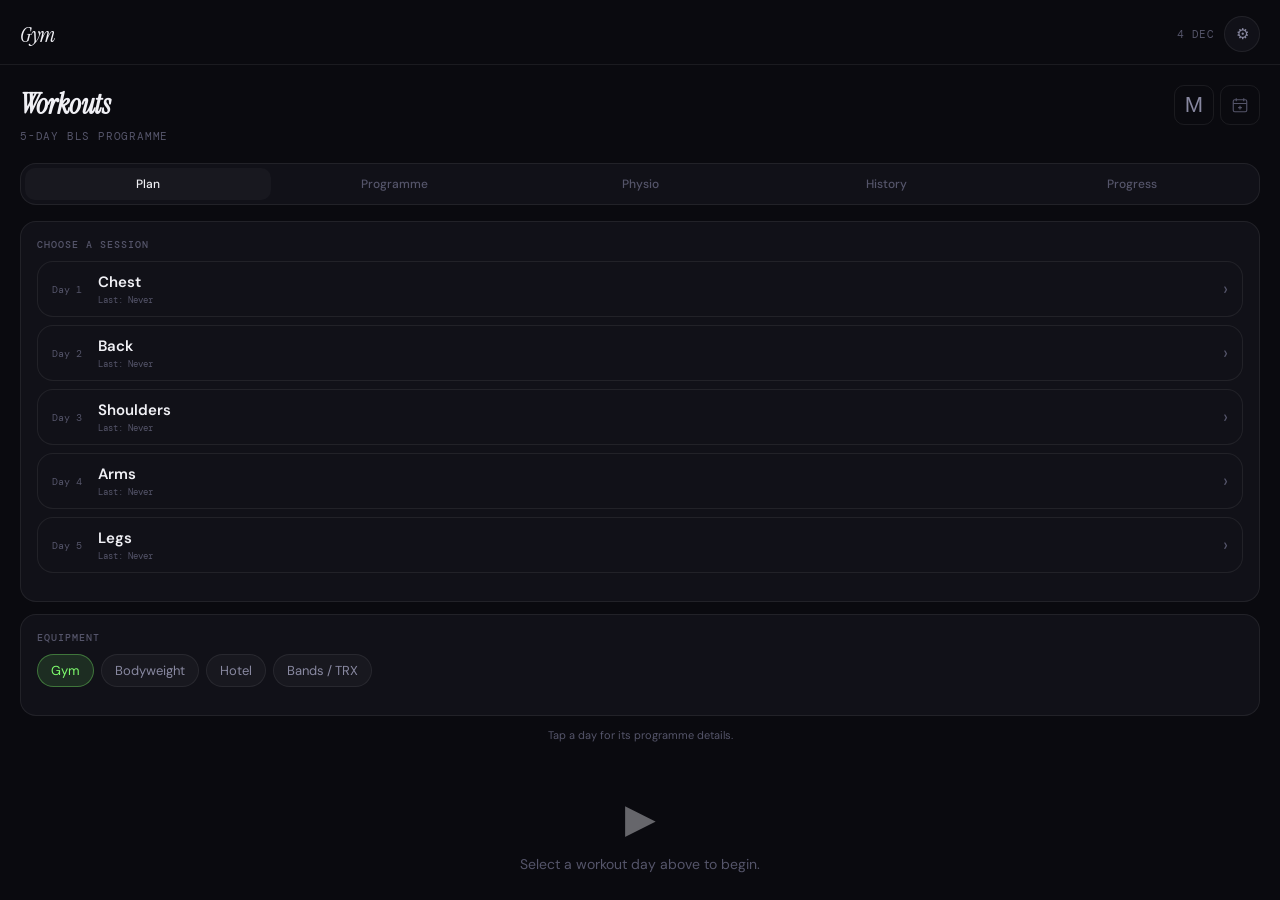
<file: index.html>
<!DOCTYPE html>
<html lang="en">
<head>
<meta charset="UTF-8">
<meta name="viewport" content="width=device-width, initial-scale=1.0, viewport-fit=cover">
<meta name="apple-mobile-web-app-capable" content="yes">
<meta name="apple-mobile-web-app-status-bar-style" content="black-translucent">
<meta name="apple-mobile-web-app-title" content="Gym">
<meta name="theme-color" content="#0a0a0f">
<meta name="description" content="Gym workout tracker - plan, log, progress">
<link rel="manifest" href="manifest.webmanifest">
<link rel="apple-touch-icon" href="apple-touch-icon.png">
<title>Gym</title>
<link rel="preconnect" href="https://fonts.googleapis.com">
<link href="https://fonts.googleapis.com/css2?family=DM+Mono:wght@400;500&family=Instrument+Serif:ital@0;1&family=DM+Sans:wght@300;400;500;600&display=swap" rel="stylesheet">
<link rel="stylesheet" href="3-gym-calendar-style.css">
</head>
<body>

<div id="app">

  <!-- TOP BAR -->
  <div class="topbar">
    <div class="topbar-title">Gym</div>
    <div class="topbar-right">
      <div class="topbar-date" id="topDate"></div>
      <div class="icon-btn" onclick="openSettings()" title="Settings">⚙</div>
    </div>
  </div>

  <!-- SCROLL AREA -->
  <div class="scroll-area" id="scrollArea">

<div class="section active" id="sec-workouts">
      <div class="section-head">
        <div style="display:flex;align-items:center;justify-content:space-between;gap:12px"><h2>Workouts</h2><div style="display:flex;gap:6px"><a href="https://clubmetropolitan.com/club/madrid/abascal/#1782473500261-949879e8-ec6b" target="_blank" rel="noopener" aria-label="Metropolitan Abascal live timetable" title="Metropolitan timetable" style="display:grid;place-items:center;width:40px;height:40px;border:1px solid var(--border);border-radius:10px;color:var(--text2);text-decoration:none;font-family:Arial,Helvetica,sans-serif;font-size:22px;font-weight:400;line-height:1">M</a><a href="https://mydayappmh.github.io/My-Day/?new=class" target="_blank" rel="noopener" aria-label="Plan a class in Sports week" title="Plan a class" style="display:grid;place-items:center;width:40px;height:40px;border:1px solid var(--border);border-radius:10px;color:var(--text3);text-decoration:none"><svg width="18" height="18" viewBox="0 0 24 24" fill="none" stroke="currentColor" stroke-width="1.5" aria-hidden="true"><rect x="3" y="5" width="18" height="16" rx="2"/><path d="M7 3v4m10-4v4M3 10h18m-9 3v5m-2.5-2.5h5"/></svg></a></div></div>
        <div class="sub" id="workoutSub">5-day BLS programme</div>
      </div>

      <div class="food-tabs">
        <button class="food-tab active" onclick="switchWorkoutTab('plan',this)">Plan</button>
        <button class="food-tab" onclick="switchWorkoutTab('programme',this)">Programme</button>
        <button class="food-tab" onclick="switchWorkoutTab('physio',this)">Physio</button>
        <button class="food-tab" onclick="switchWorkoutTab('history',this)">History</button>
        <button class="food-tab" onclick="switchWorkoutTab('progress',this)">Progress</button>
      </div>

      <!-- ── PLAN TAB ── -->
      <div id="wTabPlan">
        <div id="resumeWorkoutCard"></div>
        <div id="upNextCard"></div>
        <div class="card">
          <div class="card-title">Choose a session</div>
          <div class="workout-day-grid" id="workoutDayGrid"></div>
        </div>
        <div class="card">
          <div class="card-title">Equipment</div>
          <div class="chip-wrap" id="equipChips">
            <div class="chip selected" data-eq="gym">Gym</div>
            <div class="chip" data-eq="bodyweight">Bodyweight</div>
            <div class="chip" data-eq="hotel">Hotel</div>
            <div class="chip" data-eq="bands">Bands / TRX</div>
          </div>
        </div>
        <div style="font-size:11px;color:var(--text3);text-align:center;margin:2px 0 10px">Tap a day for its programme details.</div>
        <div id="workoutExercises"></div>
        <div class="empty" id="workoutEmpty">
          <div class="empty-icon">▶</div>
          <div class="empty-text">Select a workout day above to begin.</div>
        </div>
      </div>

      <!-- ── PROGRAMME TAB ── -->
      <div id="wTabProgramme" style="display:none">
        <div id="progEditor"></div>
      </div>

      <!-- ── PHYSIO TAB ── -->
      <div id="wTabPhysio" style="display:none">
        <div id="physioContent"></div>
      </div>

      <!-- ── HISTORY TAB ── -->
      <div id="wTabHistory" style="display:none">
        <div id="workoutHistoryList">
          <div class="empty"><div class="empty-icon">≡</div><div class="empty-text">No workouts logged yet.<br>Complete a session to see it here.</div></div>
        </div>
      </div>

      <!-- ── PROGRESS TAB ── -->
      <div id="wTabProgress" style="display:none">
        <div class="card" id="prCard" style="display:none">
          <div class="card-title">Personal Records</div>
          <div id="prList"></div>
        </div>

        <div class="card" id="volumeCard" style="display:none">
          <div class="card-title">Weekly Volume by Muscle Group</div>
          <div style="display:flex;gap:6px;margin-bottom:10px" id="volumeWeekChips">
            <div class="chip selected" onclick="setVolumeWeek(0,this)">This week</div>
            <div class="chip" onclick="setVolumeWeek(1,this)">Last week</div>
            <div class="chip" onclick="setVolumeWeek('avg',this)">4-wk avg</div>
          </div>
          <div id="volumeList"></div>
          <div style="font-size:10px;color:var(--text3);margin-top:8px;font-family:var(--font-mono)">target 10–20 working sets / muscle / week</div>
        </div>

        <div class="card" id="deloadCard" style="display:none">
          <div class="card-title">Stalled lifts — consider a deload</div>
          <div id="deloadList"></div>
        </div>

        <div class="card">
          <div class="card-title">Exercise Progress</div>
          <div class="form-group" style="margin-bottom:12px">
            <select class="form-select" id="progressExerciseSelect" onchange="renderExerciseProgress()">
              <option value="">Select an exercise…</option>
            </select>
          </div>
          <div id="exerciseProgressChart">
            <div class="empty"><div class="empty-text">Select an exercise to see estimated 1RM and best set over time.</div></div>
          </div>
        </div>
      </div>

    </div>

    
  </div>
</div>

<div id="activeWorkoutOverlay" style="display:none;position:fixed;inset:0;z-index:500;background:var(--bg);overflow-y:auto;-webkit-overflow-scrolling:touch;">

  <!-- Header -->
  <div style="position:sticky;top:0;z-index:10;background:rgba(10,10,15,0.95);backdrop-filter:blur(16px);border-bottom:1px solid var(--border);padding:12px 16px;padding-top:calc(12px + env(safe-area-inset-top,0px));">
    <div style="display:flex;align-items:center;gap:12px;">
      <div style="flex:1;">
        <div style="font-family:var(--font-mono);font-size:10px;text-transform:uppercase;letter-spacing:1px;color:var(--text3)" id="awDayLabel">Day 1 — Chest</div>
        <div style="font-family:var(--font-mono);font-size:22px;font-weight:500;color:var(--accent);margin-top:2px" id="awTimer">0:00</div>
        <div id="awWake" style="font-family:var(--font-mono);font-size:10px;color:var(--text3);margin-top:2px"></div>
      </div>
      <div style="text-align:right;">
        <div style="font-size:11px;color:var(--text3)">Sets done</div>
        <div style="font-family:var(--font-mono);font-size:18px;font-weight:500" id="awSetsDone">0 / 0</div>
      </div>
      <button onclick="confirmAbortWorkout()" style="width:36px;height:36px;border-radius:50%;background:var(--surface2);border:1px solid var(--border);color:var(--text2);font-size:18px;cursor:pointer;display:flex;align-items:center;justify-content:center;">✕</button>
    </div>

    <!-- Rest timer bar (hidden when not resting) -->
    <div id="awRestBar" style="display:none;margin-top:10px;">
      <div style="display:flex;justify-content:space-between;align-items:center;margin-bottom:4px;">
        <span style="font-size:12px;color:var(--text3)">Rest timer</span>
        <span style="font-family:var(--font-mono);font-size:14px;color:var(--accent)" id="awRestTime">90s</span>
        <button onclick="skipRest()" style="font-size:11px;color:var(--text3);background:none;border:none;cursor:pointer;font-family:var(--font-mono);">Skip →</button>
      </div>
      <div style="height:4px;background:var(--surface2);border-radius:99px;overflow:hidden;">
        <div id="awRestFill" style="height:100%;background:var(--accent);border-radius:99px;transition:width 1s linear;width:100%"></div>
      </div>
    </div>
  </div>

  <!-- Exercise list -->
  <div style="padding:16px;padding-bottom:120px;" id="awExerciseList"></div>

  <!-- Finish button -->
  <div style="position:fixed;bottom:0;left:0;right:0;padding:16px;padding-bottom:calc(16px + env(safe-area-inset-bottom,0px));background:rgba(10,10,15,0.95);backdrop-filter:blur(16px);border-top:1px solid var(--border);">
    <button class="btn btn-primary" onclick="finishWorkout()">Finish Workout</button>
  </div>
</div>

<!-- SET LOG MODAL -->
<div class="modal-overlay" id="setModal" onclick="closeSetModalIfBg(event)" style="z-index:600">
  <div class="modal-sheet">
    <div class="modal-handle"></div>

    <!-- Exercise name + set info -->
    <div style="margin-bottom:8px">
      <div class="modal-title" id="setModalTitle" style="margin-bottom:2px;font-size:16px">Log Set</div>
      <div style="font-size:12px;color:var(--text3)" id="setModalExName"></div>
    </div>

    <!-- Last session reference + target -->
    <div id="setModalLastRef" style="display:none;padding:6px 10px;background:var(--surface2);border-radius:8px;margin-bottom:6px;font-size:12px;color:var(--text2)"></div>
    <div id="setModalTarget" style="display:none;padding:6px 10px;background:rgba(127,255,110,0.08);border:1px solid rgba(127,255,110,0.2);border-radius:8px;margin-bottom:10px;font-size:12px;color:var(--accent)"></div>

    <!-- Warmup toggle + rest time -->
    <div style="display:flex;align-items:center;gap:10px;margin-bottom:10px;">
      <div class="checkbox-item" id="warmupToggle" onclick="toggleWarmup()" style="flex:none;padding:6px 10px;">
        <div class="checkbox-box" id="warmupBox"></div>
        <div class="checkbox-text" style="font-size:13px;">Warmup set</div>
      </div>
      <div style="margin-left:auto;font-size:11px;color:var(--text3)" id="setModalRestLabel"></div>
    </div>

    <!-- Weight + Reps display (tappable to select active field) -->
    <div style="display:grid;grid-template-columns:1fr 1fr;gap:10px;margin-bottom:12px;">
      <div onclick="selectNumpadField('weight')" id="numpadWeightBox" style="border-radius:12px;border:2px solid var(--accent);background:var(--surface2);padding:10px;text-align:center;cursor:pointer">
        <div style="font-size:10px;color:var(--text3);margin-bottom:2px;font-family:var(--font-mono);text-transform:uppercase">Weight (kg)</div>
        <div style="font-size:28px;font-weight:600;font-family:var(--font-mono);color:var(--text)" id="numpadWeightDisplay">0</div>
      </div>
      <div onclick="selectNumpadField('reps')" id="numpadRepsBox" style="border-radius:12px;border:2px solid var(--border);background:var(--surface2);padding:10px;text-align:center;cursor:pointer">
        <div style="font-size:10px;color:var(--text3);margin-bottom:2px;font-family:var(--font-mono);text-transform:uppercase">Reps</div>
        <div style="font-size:28px;font-weight:600;font-family:var(--font-mono);color:var(--text)" id="numpadRepsDisplay">0</div>
      </div>
    </div>

    <!-- In-app number pad -->
    <div style="display:grid;grid-template-columns:repeat(4,1fr);gap:6px;margin-bottom:12px;" id="numpadGrid">
      <!-- Row 1: 7 8 9 +2.5 -->
      <button class="numpad-btn" onclick="numpadPress('7')">7</button>
      <button class="numpad-btn" onclick="numpadPress('8')">8</button>
      <button class="numpad-btn" onclick="numpadPress('9')">9</button>
      <button class="numpad-btn numpad-op" onclick="numpadStep(1)" id="numpadStepUp">+</button>
      <!-- Row 2: 4 5 6 −2.5 -->
      <button class="numpad-btn" onclick="numpadPress('4')">4</button>
      <button class="numpad-btn" onclick="numpadPress('5')">5</button>
      <button class="numpad-btn" onclick="numpadPress('6')">6</button>
      <button class="numpad-btn numpad-op" onclick="numpadStep(-1)" id="numpadStepDown">−</button>
      <!-- Row 3: 1 2 3 ⌫ -->
      <button class="numpad-btn" onclick="numpadPress('1')">1</button>
      <button class="numpad-btn" onclick="numpadPress('2')">2</button>
      <button class="numpad-btn" onclick="numpadPress('3')">3</button>
      <button class="numpad-btn numpad-del" onclick="numpadPress('del')">⌫</button>
      <!-- Row 4: . 0 00 C -->
      <button class="numpad-btn" onclick="numpadPress('.')">.</button>
      <button class="numpad-btn" onclick="numpadPress('0')">0</button>
      <button class="numpad-btn" onclick="numpadPress('00')">00</button>
      <button class="numpad-btn numpad-del" onclick="numpadPress('clear')">C</button>
    </div>

    <!-- RPE / reps-in-reserve (optional) -->
    <div style="margin-bottom:12px">
      <div style="display:flex;justify-content:space-between;align-items:center;margin-bottom:6px">
        <span style="font-size:11px;font-family:var(--font-mono);text-transform:uppercase;letter-spacing:.5px;color:var(--text3)">Effort (RPE) — optional</span>
        <span style="font-size:11px;color:var(--text3)" id="rpeHint">how hard?</span>
      </div>
      <div style="display:grid;grid-template-columns:repeat(6,1fr);gap:5px" id="rpeRow">
        <button class="numpad-btn" style="font-size:13px;padding:9px 0" onclick="setRpe(5)">≤5</button>
        <button class="numpad-btn" style="font-size:13px;padding:9px 0" onclick="setRpe(6)">6</button>
        <button class="numpad-btn" style="font-size:13px;padding:9px 0" onclick="setRpe(7)">7</button>
        <button class="numpad-btn" style="font-size:13px;padding:9px 0" onclick="setRpe(8)">8</button>
        <button class="numpad-btn" style="font-size:13px;padding:9px 0" onclick="setRpe(9)">9</button>
        <button class="numpad-btn" style="font-size:13px;padding:9px 0" onclick="setRpe(10)">10</button>
      </div>
    </div>

    <!-- Plate calculator (barbell only) -->
    <button id="plateCalcBtn" onclick="openPlateCalc()" style="display:none;width:100%;margin-bottom:10px;padding:9px;border-radius:10px;border:1px solid var(--border2);background:var(--surface2);color:var(--text2);font-family:var(--font-sans);font-size:12px;cursor:pointer">Plate calculator</button>
    <div id="plateCalcOut" style="display:none;font-family:var(--font-mono);font-size:12px;color:var(--text2);background:var(--surface2);border-radius:8px;padding:8px 10px;margin-bottom:10px"></div>

    <!-- Log + Cancel -->
    <div style="display:grid;grid-template-columns:1fr 2fr;gap:10px">
      <button class="btn btn-secondary" onclick="document.getElementById('setModal').classList.remove('open')">Cancel</button>
      <button class="btn btn-primary" onclick="confirmSet()">✓ Log Set</button>
    </div>

    <!-- Hidden inputs for compatibility with confirmSet -->
    <input type="hidden" id="setWeight" value="0">
    <input type="hidden" id="setReps" value="0">
    <input type="hidden" id="setRpe" value="">
  </div>
</div>

<!-- WORKOUT SUMMARY MODAL -->

<div class="modal-overlay" id="workoutSummaryModal" style="z-index:600">
  <div class="modal-sheet" style="max-height:85vh;overflow-y:auto;">
    <div class="modal-handle"></div>
    <div class="modal-title">Workout Complete</div>
    <div id="workoutSummaryContent"></div>
    <textarea id="workoutNotesInput" class="form-input" placeholder="Session notes — technique cues, how it felt, why you swapped something…" style="width:100%;min-height:64px;margin-top:14px;resize:vertical;font-size:13px"></textarea>
    <div style="display:grid;grid-template-columns:1fr 1fr;gap:10px;margin-top:16px;">
      <button class="btn btn-secondary" onclick="discardWorkout()">Discard</button>
      <button class="btn btn-primary" onclick="saveWorkout()">Save workout</button>
    </div>
  </div>
</div>

<!-- WORKOUT HISTORY DETAIL MODAL -->
<div class="modal-overlay" id="workoutDetailModal" onclick="if(event.target===this)this.classList.remove('open')">
  <div class="modal-sheet" style="max-height:85vh;overflow-y:auto;">
    <div class="modal-handle"></div>
    <div id="workoutDetailContent"></div>
  </div>
</div>


<!-- GENERIC MODAL -->
<div class="modal-overlay" id="gymModal" onclick="if(event.target===this)closeGymModal()" style="z-index:650">
  <div class="modal-sheet" style="max-height:85vh;overflow-y:auto;">
    <div class="modal-handle"></div>
    <div class="modal-title" id="gymModalTitle"></div>
    <div id="gymModalBody"></div>
    <div style="display:grid;grid-template-columns:1fr 1fr;gap:10px;margin-top:16px">
      <button class="btn btn-secondary" onclick="closeGymModal()">Cancel</button>
      <button class="btn btn-primary" onclick="confirmGymModal()">Save</button>
    </div>
  </div>
</div>

<!-- EXERCISE PICKER MODAL -->
<div class="modal-overlay" id="pickerModal" onclick="if(event.target===this)this.classList.remove('open')" style="z-index:660">
  <div class="modal-sheet" style="max-height:85vh;overflow-y:auto;">
    <div class="modal-handle"></div>
    <div class="modal-title" id="pickerTitle">Choose exercise</div>
    <input class="form-input" id="pickerSearch" placeholder="Search exercises…" style="width:100%;margin-bottom:8px" oninput="renderPickerList()">
    <div class="chip-wrap" id="pickerMuscleChips" style="margin-bottom:6px"></div>
    <div class="chip-wrap" id="pickerEquipChips" style="margin-bottom:10px"></div>
    <div id="pickerList"></div>
  </div>
</div>


<div class="settings-overlay" id="settingsOverlay" onclick="closeSettingsIfBg(event)">
  <div class="settings-panel">
    <div class="settings-close" onclick="closeSettings()">✕</div>
    <div class="settings-title">Settings</div>

    <div class="settings-group">
      <div class="settings-group-title">Google Sheets sync (optional)</div>
      <div class="sync-bar" id="syncBar">
        <div class="sync-dot" id="syncDot"></div>
        <span class="sync-text" id="syncText">Not connected</span>
        <button class="sync-btn" onclick="syncNow()">↻ sync</button>
      </div>
      <div class="settings-row" style="flex-direction:column;align-items:flex-start;gap:6px;margin-top:10px">
        <div class="settings-row-label">Apps Script Web App URL</div>
        <input type="text" class="settings-input-wide" id="settScriptUrl" placeholder="https://script.google.com/macros/s/…/exec">
        <div class="settings-status">Same backend as Health All-In — reuse not yet verified</div>
      </div>
      <div class="settings-row" style="margin-top:8px">
        <button class="btn btn-secondary btn-sm" onclick="saveSettings()">Save settings</button>
      </div>
    </div>

    <div class="settings-group">
      <div class="settings-group-title">Completed workouts → Calendar</div>
      <div class="settings-status">Save a finished workout to add it to your main Google Calendar. Only session name and actual start/end are sent. Set this up once using the Worker address and app key from MyDay Settings. Old workouts without timestamps are not backfilled. Retries use the same workout ID. Sessions opened from a MyDay plan keep that link. Overlapping unlinked Gym entries pause for review instead of creating a duplicate.</div>
      <label class="settings-row-label">MyDay Worker address</label><input class="settings-input-wide" id="gymCalendarUrl" type="url" autocomplete="off">
      <label class="settings-row-label">MyDay app key</label><input class="settings-input-wide" id="gymCalendarKey" type="password" autocomplete="off">
      <div class="settings-row"><button class="btn btn-secondary btn-sm" onclick="GymCalendar.save()">Save connection</button><button class="btn btn-secondary btn-sm" onclick="GymCalendar.flush()">Retry pending</button></div>
      <div class="settings-status" id="gymCalendarStatus"></div><div id="gymCalendarReview"></div>
    </div>

    <div class="settings-group">
      <div class="settings-group-title">Equipment</div>
      <div class="settings-row">
        <div class="settings-row-label">Bar weight (kg)</div>
        <input type="number" class="settings-input-wide" id="settBarKg" placeholder="20" style="max-width:90px">
      </div>
      <div class="settings-row" style="margin-top:8px">
        <button class="btn btn-secondary btn-sm" onclick="saveSettings()">Save settings</button>
      </div>
    </div>

    <div class="settings-group">
      <div class="settings-group-title">Backup</div>
      <div class="settings-row" style="gap:8px">
        <button class="btn btn-secondary btn-sm" onclick="exportBackup()">Export JSON</button>
        <label class="btn btn-secondary btn-sm" style="margin:0;cursor:pointer">Import JSON<input type="file" accept="application/json,.json" style="display:none" onchange="importBackup(this)"></label>
      </div>
      <div class="settings-status" style="margin-top:6px">Everything on this phone: workout history, PRs, programme, physio entries and logs, settings, sync queue. Export a file after each change you care about and keep it somewhere off the phone (Files, Drive, email to yourself) - that file is what you import on a new phone. The Apps Script URL is never exported (it is a write credential): re-enter it in Settings on the new phone.</div>
    </div>

    <div class="settings-group">
      <div class="settings-group-title">Shared backup (Notion)</div>
      <div class="settings-status" style="margin-bottom:8px">The same shared backup My Day, Racket Rankings and Pocket CRM use: everything above is also saved into the "App backups" database through the Pocket CRM service. Once the token is in, the app backs itself up once a day when you open it. Restore fills in what is missing on this device and never deletes anything.</div>
      <div class="settings-row" style="flex-direction:column;align-items:flex-start;gap:6px">
        <div class="settings-row-label">Pocket CRM address</div>
        <input type="text" class="settings-input-wide" id="sbUrl" placeholder="https://contact-capture.matthias-homan.workers.dev" autocapitalize="off" autocomplete="off">
        <div class="settings-row-label" style="margin-top:6px">Pocket CRM access token</div>
        <input type="password" class="settings-input-wide" id="sbTok" placeholder="the same token as in Pocket CRM" autocapitalize="off" autocomplete="off">
      </div>
      <div class="settings-row" style="gap:8px;margin-top:8px;flex-wrap:wrap">
        <button class="btn btn-secondary btn-sm" onclick="sbSaveSettings()">Save</button>
        <button class="btn btn-secondary btn-sm" onclick="sbBackupNow()">Back up now</button>
        <button class="btn btn-secondary btn-sm" onclick="sbRestore()">Restore</button>
      </div>
      <div class="settings-status" id="sbMsg" style="margin-top:8px"></div>
      <div class="settings-status" id="sbLast" style="margin-top:2px"></div>
    </div>

    <div class="settings-group">
      <div class="settings-group-title">About</div>
      <div class="settings-status" id="settBuild"></div>
    </div>
  </div>
</div>


<div id="toast"></div>

<script src="2-gym-calendar-app.js?v=2026-11-12.resume1"></script>
</body>
</html>
</file>
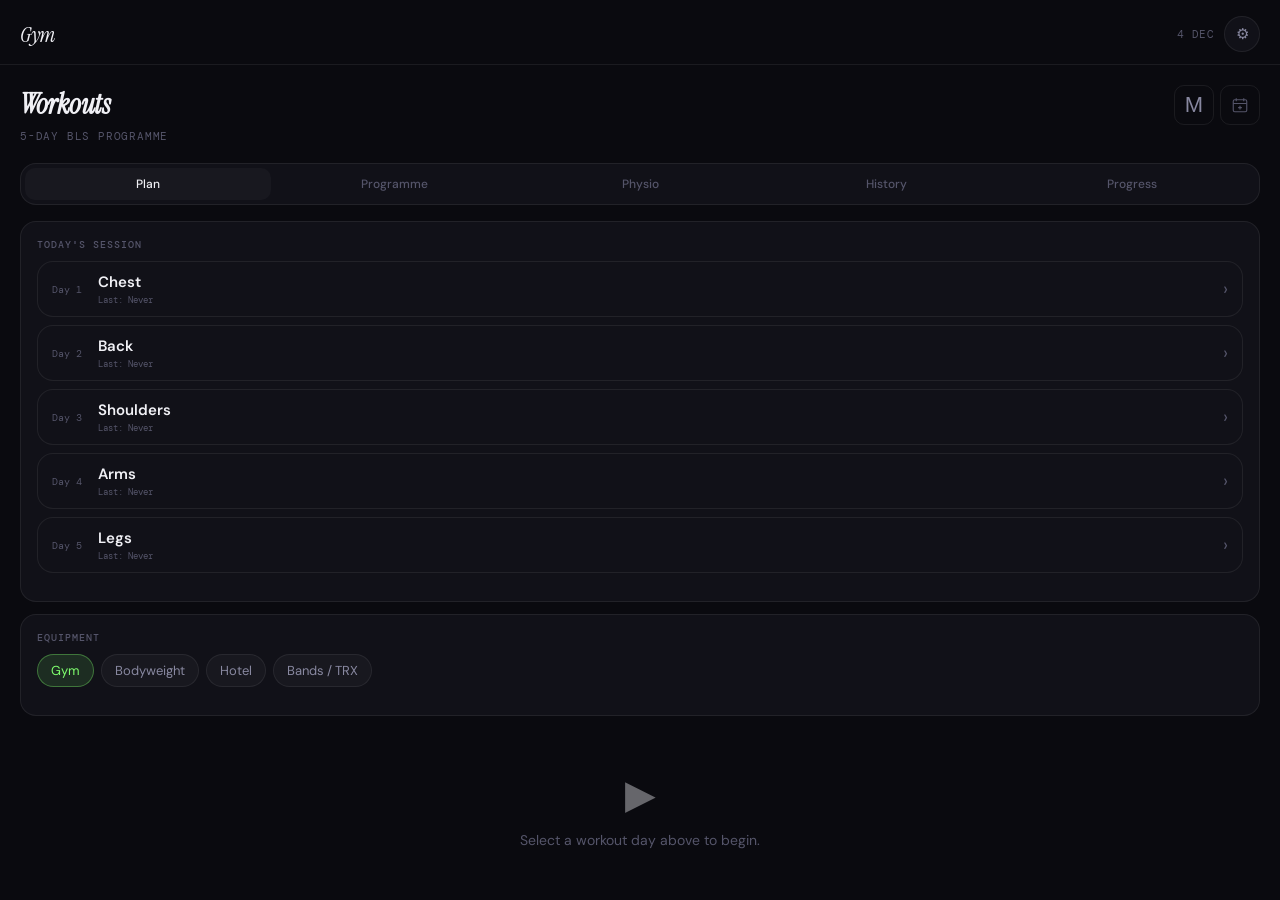
<file: 1-index.html>
<!DOCTYPE html>
<html lang="en">
<head>
<meta charset="UTF-8">
<meta name="viewport" content="width=device-width, initial-scale=1.0, viewport-fit=cover">
<meta name="apple-mobile-web-app-capable" content="yes">
<meta name="apple-mobile-web-app-status-bar-style" content="black-translucent">
<meta name="apple-mobile-web-app-title" content="Gym">
<meta name="theme-color" content="#0a0a0f">
<meta name="description" content="Gym workout tracker - plan, log, progress">
<link rel="manifest" href="manifest.webmanifest">
<link rel="apple-touch-icon" href="apple-touch-icon.png">
<title>Gym</title>
<link rel="preconnect" href="https://fonts.googleapis.com">
<link href="https://fonts.googleapis.com/css2?family=DM+Mono:wght@400;500&family=Instrument+Serif:ital@0;1&family=DM+Sans:wght@300;400;500;600&display=swap" rel="stylesheet">
<link rel="stylesheet" href="3-gym-calendar-style.css">
</head>
<body>

<div id="app">

  <!-- TOP BAR -->
  <div class="topbar">
    <div class="topbar-title">Gym</div>
    <div class="topbar-right">
      <div class="topbar-date" id="topDate"></div>
      <div class="icon-btn" onclick="openSettings()" title="Settings">⚙</div>
    </div>
  </div>

  <!-- SCROLL AREA -->
  <div class="scroll-area" id="scrollArea">

<div class="section active" id="sec-workouts">
      <div class="section-head">
        <div style="display:flex;align-items:center;justify-content:space-between;gap:12px"><h2>Workouts</h2><div style="display:flex;gap:6px"><a href="https://clubmetropolitan.com/club/madrid/abascal/#1782473500261-949879e8-ec6b" target="_blank" rel="noopener" aria-label="Metropolitan Abascal live timetable" title="Metropolitan timetable" style="display:grid;place-items:center;width:40px;height:40px;border:1px solid var(--border);border-radius:10px;color:var(--text2);text-decoration:none;font-family:Arial,Helvetica,sans-serif;font-size:22px;font-weight:400;line-height:1">M</a><a href="https://mydayappmh.github.io/My-Day/?new=class" target="_blank" rel="noopener" aria-label="Plan a class in Sports week" title="Plan a class" style="display:grid;place-items:center;width:40px;height:40px;border:1px solid var(--border);border-radius:10px;color:var(--text3);text-decoration:none"><svg width="18" height="18" viewBox="0 0 24 24" fill="none" stroke="currentColor" stroke-width="1.5" aria-hidden="true"><rect x="3" y="5" width="18" height="16" rx="2"/><path d="M7 3v4m10-4v4M3 10h18m-9 3v5m-2.5-2.5h5"/></svg></a></div></div>
        <div class="sub" id="workoutSub">5-day BLS programme</div>
      </div>

      <div class="food-tabs">
        <button class="food-tab active" onclick="switchWorkoutTab('plan',this)">Plan</button>
        <button class="food-tab" onclick="switchWorkoutTab('programme',this)">Programme</button>
        <button class="food-tab" onclick="switchWorkoutTab('physio',this)">Physio</button>
        <button class="food-tab" onclick="switchWorkoutTab('history',this)">History</button>
        <button class="food-tab" onclick="switchWorkoutTab('progress',this)">Progress</button>
      </div>

      <!-- ── PLAN TAB ── -->
      <div id="wTabPlan">
        <div id="resumeWorkoutCard"></div>
        <div id="upNextCard"></div>
        <div class="card">
          <div class="card-title">Today's Session</div>
          <div class="workout-day-grid" id="workoutDayGrid"></div>
        </div>
        <div class="card">
          <div class="card-title">Equipment</div>
          <div class="chip-wrap" id="equipChips">
            <div class="chip selected" data-eq="gym">Gym</div>
            <div class="chip" data-eq="bodyweight">Bodyweight</div>
            <div class="chip" data-eq="hotel">Hotel</div>
            <div class="chip" data-eq="bands">Bands / TRX</div>
          </div>
        </div>
        <div id="workoutExercises"></div>
        <div class="empty" id="workoutEmpty">
          <div class="empty-icon">▶</div>
          <div class="empty-text">Select a workout day above to begin.</div>
        </div>
      </div>

      <!-- ── PROGRAMME TAB ── -->
      <div id="wTabProgramme" style="display:none">
        <div id="progEditor"></div>
      </div>

      <!-- ── PHYSIO TAB ── -->
      <div id="wTabPhysio" style="display:none">
        <div id="physioContent"></div>
      </div>

      <!-- ── HISTORY TAB ── -->
      <div id="wTabHistory" style="display:none">
        <div id="workoutHistoryList">
          <div class="empty"><div class="empty-icon">≡</div><div class="empty-text">No workouts logged yet.<br>Complete a session to see it here.</div></div>
        </div>
      </div>

      <!-- ── PROGRESS TAB ── -->
      <div id="wTabProgress" style="display:none">
        <div class="card" id="prCard" style="display:none">
          <div class="card-title">Personal Records</div>
          <div id="prList"></div>
        </div>

        <div class="card" id="volumeCard" style="display:none">
          <div class="card-title">Weekly Volume by Muscle Group</div>
          <div style="display:flex;gap:6px;margin-bottom:10px" id="volumeWeekChips">
            <div class="chip selected" onclick="setVolumeWeek(0,this)">This week</div>
            <div class="chip" onclick="setVolumeWeek(1,this)">Last week</div>
            <div class="chip" onclick="setVolumeWeek('avg',this)">4-wk avg</div>
          </div>
          <div id="volumeList"></div>
          <div style="font-size:10px;color:var(--text3);margin-top:8px;font-family:var(--font-mono)">target 10–20 working sets / muscle / week</div>
        </div>

        <div class="card" id="deloadCard" style="display:none">
          <div class="card-title">Stalled lifts — consider a deload</div>
          <div id="deloadList"></div>
        </div>

        <div class="card">
          <div class="card-title">Exercise Progress</div>
          <div class="form-group" style="margin-bottom:12px">
            <select class="form-select" id="progressExerciseSelect" onchange="renderExerciseProgress()">
              <option value="">Select an exercise…</option>
            </select>
          </div>
          <div id="exerciseProgressChart">
            <div class="empty"><div class="empty-text">Select an exercise to see estimated 1RM and best set over time.</div></div>
          </div>
        </div>
      </div>

    </div>

    
  </div>
</div>

<div id="activeWorkoutOverlay" style="display:none;position:fixed;inset:0;z-index:500;background:var(--bg);overflow-y:auto;-webkit-overflow-scrolling:touch;">

  <!-- Header -->
  <div style="position:sticky;top:0;z-index:10;background:rgba(10,10,15,0.95);backdrop-filter:blur(16px);border-bottom:1px solid var(--border);padding:12px 16px;padding-top:calc(12px + env(safe-area-inset-top,0px));">
    <div style="display:flex;align-items:center;gap:12px;">
      <div style="flex:1;">
        <div style="font-family:var(--font-mono);font-size:10px;text-transform:uppercase;letter-spacing:1px;color:var(--text3)" id="awDayLabel">Day 1 — Chest</div>
        <div style="font-family:var(--font-mono);font-size:22px;font-weight:500;color:var(--accent);margin-top:2px" id="awTimer">0:00</div>
        <div id="awWake" style="font-family:var(--font-mono);font-size:10px;color:var(--text3);margin-top:2px"></div>
      </div>
      <div style="text-align:right;">
        <div style="font-size:11px;color:var(--text3)">Sets done</div>
        <div style="font-family:var(--font-mono);font-size:18px;font-weight:500" id="awSetsDone">0 / 0</div>
      </div>
      <button onclick="confirmAbortWorkout()" style="width:36px;height:36px;border-radius:50%;background:var(--surface2);border:1px solid var(--border);color:var(--text2);font-size:18px;cursor:pointer;display:flex;align-items:center;justify-content:center;">✕</button>
    </div>

    <!-- Rest timer bar (hidden when not resting) -->
    <div id="awRestBar" style="display:none;margin-top:10px;">
      <div style="display:flex;justify-content:space-between;align-items:center;margin-bottom:4px;">
        <span style="font-size:12px;color:var(--text3)">Rest timer</span>
        <span style="font-family:var(--font-mono);font-size:14px;color:var(--accent)" id="awRestTime">90s</span>
        <button onclick="skipRest()" style="font-size:11px;color:var(--text3);background:none;border:none;cursor:pointer;font-family:var(--font-mono);">Skip →</button>
      </div>
      <div style="height:4px;background:var(--surface2);border-radius:99px;overflow:hidden;">
        <div id="awRestFill" style="height:100%;background:var(--accent);border-radius:99px;transition:width 1s linear;width:100%"></div>
      </div>
    </div>
  </div>

  <!-- Exercise list -->
  <div style="padding:16px;padding-bottom:120px;" id="awExerciseList"></div>

  <!-- Finish button -->
  <div style="position:fixed;bottom:0;left:0;right:0;padding:16px;padding-bottom:calc(16px + env(safe-area-inset-bottom,0px));background:rgba(10,10,15,0.95);backdrop-filter:blur(16px);border-top:1px solid var(--border);">
    <button class="btn btn-primary" onclick="finishWorkout()">Finish Workout</button>
  </div>
</div>

<!-- SET LOG MODAL -->
<div class="modal-overlay" id="setModal" onclick="closeSetModalIfBg(event)" style="z-index:600">
  <div class="modal-sheet">
    <div class="modal-handle"></div>

    <!-- Exercise name + set info -->
    <div style="margin-bottom:8px">
      <div class="modal-title" id="setModalTitle" style="margin-bottom:2px;font-size:16px">Log Set</div>
      <div style="font-size:12px;color:var(--text3)" id="setModalExName"></div>
    </div>

    <!-- Last session reference + target -->
    <div id="setModalLastRef" style="display:none;padding:6px 10px;background:var(--surface2);border-radius:8px;margin-bottom:6px;font-size:12px;color:var(--text2)"></div>
    <div id="setModalTarget" style="display:none;padding:6px 10px;background:rgba(127,255,110,0.08);border:1px solid rgba(127,255,110,0.2);border-radius:8px;margin-bottom:10px;font-size:12px;color:var(--accent)"></div>

    <!-- Warmup toggle + rest time -->
    <div style="display:flex;align-items:center;gap:10px;margin-bottom:10px;">
      <div class="checkbox-item" id="warmupToggle" onclick="toggleWarmup()" style="flex:none;padding:6px 10px;">
        <div class="checkbox-box" id="warmupBox"></div>
        <div class="checkbox-text" style="font-size:13px;">Warmup set</div>
      </div>
      <div style="margin-left:auto;font-size:11px;color:var(--text3)" id="setModalRestLabel"></div>
    </div>

    <!-- Weight + Reps display (tappable to select active field) -->
    <div style="display:grid;grid-template-columns:1fr 1fr;gap:10px;margin-bottom:12px;">
      <div onclick="selectNumpadField('weight')" id="numpadWeightBox" style="border-radius:12px;border:2px solid var(--accent);background:var(--surface2);padding:10px;text-align:center;cursor:pointer">
        <div style="font-size:10px;color:var(--text3);margin-bottom:2px;font-family:var(--font-mono);text-transform:uppercase">Weight (kg)</div>
        <div style="font-size:28px;font-weight:600;font-family:var(--font-mono);color:var(--text)" id="numpadWeightDisplay">0</div>
      </div>
      <div onclick="selectNumpadField('reps')" id="numpadRepsBox" style="border-radius:12px;border:2px solid var(--border);background:var(--surface2);padding:10px;text-align:center;cursor:pointer">
        <div style="font-size:10px;color:var(--text3);margin-bottom:2px;font-family:var(--font-mono);text-transform:uppercase">Reps</div>
        <div style="font-size:28px;font-weight:600;font-family:var(--font-mono);color:var(--text)" id="numpadRepsDisplay">0</div>
      </div>
    </div>

    <!-- In-app number pad -->
    <div style="display:grid;grid-template-columns:repeat(4,1fr);gap:6px;margin-bottom:12px;" id="numpadGrid">
      <!-- Row 1: 7 8 9 +2.5 -->
      <button class="numpad-btn" onclick="numpadPress('7')">7</button>
      <button class="numpad-btn" onclick="numpadPress('8')">8</button>
      <button class="numpad-btn" onclick="numpadPress('9')">9</button>
      <button class="numpad-btn numpad-op" onclick="numpadStep(1)" id="numpadStepUp">+</button>
      <!-- Row 2: 4 5 6 −2.5 -->
      <button class="numpad-btn" onclick="numpadPress('4')">4</button>
      <button class="numpad-btn" onclick="numpadPress('5')">5</button>
      <button class="numpad-btn" onclick="numpadPress('6')">6</button>
      <button class="numpad-btn numpad-op" onclick="numpadStep(-1)" id="numpadStepDown">−</button>
      <!-- Row 3: 1 2 3 ⌫ -->
      <button class="numpad-btn" onclick="numpadPress('1')">1</button>
      <button class="numpad-btn" onclick="numpadPress('2')">2</button>
      <button class="numpad-btn" onclick="numpadPress('3')">3</button>
      <button class="numpad-btn numpad-del" onclick="numpadPress('del')">⌫</button>
      <!-- Row 4: . 0 00 C -->
      <button class="numpad-btn" onclick="numpadPress('.')">.</button>
      <button class="numpad-btn" onclick="numpadPress('0')">0</button>
      <button class="numpad-btn" onclick="numpadPress('00')">00</button>
      <button class="numpad-btn numpad-del" onclick="numpadPress('clear')">C</button>
    </div>

    <!-- RPE / reps-in-reserve (optional) -->
    <div style="margin-bottom:12px">
      <div style="display:flex;justify-content:space-between;align-items:center;margin-bottom:6px">
        <span style="font-size:11px;font-family:var(--font-mono);text-transform:uppercase;letter-spacing:.5px;color:var(--text3)">Effort (RPE) — optional</span>
        <span style="font-size:11px;color:var(--text3)" id="rpeHint">how hard?</span>
      </div>
      <div style="display:grid;grid-template-columns:repeat(6,1fr);gap:5px" id="rpeRow">
        <button class="numpad-btn" style="font-size:13px;padding:9px 0" onclick="setRpe(5)">≤5</button>
        <button class="numpad-btn" style="font-size:13px;padding:9px 0" onclick="setRpe(6)">6</button>
        <button class="numpad-btn" style="font-size:13px;padding:9px 0" onclick="setRpe(7)">7</button>
        <button class="numpad-btn" style="font-size:13px;padding:9px 0" onclick="setRpe(8)">8</button>
        <button class="numpad-btn" style="font-size:13px;padding:9px 0" onclick="setRpe(9)">9</button>
        <button class="numpad-btn" style="font-size:13px;padding:9px 0" onclick="setRpe(10)">10</button>
      </div>
    </div>

    <!-- Plate calculator (barbell only) -->
    <button id="plateCalcBtn" onclick="openPlateCalc()" style="display:none;width:100%;margin-bottom:10px;padding:9px;border-radius:10px;border:1px solid var(--border2);background:var(--surface2);color:var(--text2);font-family:var(--font-sans);font-size:12px;cursor:pointer">Plate calculator</button>
    <div id="plateCalcOut" style="display:none;font-family:var(--font-mono);font-size:12px;color:var(--text2);background:var(--surface2);border-radius:8px;padding:8px 10px;margin-bottom:10px"></div>

    <!-- Log + Cancel -->
    <div style="display:grid;grid-template-columns:1fr 2fr;gap:10px">
      <button class="btn btn-secondary" onclick="document.getElementById('setModal').classList.remove('open')">Cancel</button>
      <button class="btn btn-primary" onclick="confirmSet()">✓ Log Set</button>
    </div>

    <!-- Hidden inputs for compatibility with confirmSet -->
    <input type="hidden" id="setWeight" value="0">
    <input type="hidden" id="setReps" value="0">
    <input type="hidden" id="setRpe" value="">
  </div>
</div>

<!-- WORKOUT SUMMARY MODAL -->

<div class="modal-overlay" id="workoutSummaryModal" style="z-index:600">
  <div class="modal-sheet" style="max-height:85vh;overflow-y:auto;">
    <div class="modal-handle"></div>
    <div class="modal-title">Workout Complete</div>
    <div id="workoutSummaryContent"></div>
    <textarea id="workoutNotesInput" class="form-input" placeholder="Session notes — technique cues, how it felt, why you swapped something…" style="width:100%;min-height:64px;margin-top:14px;resize:vertical;font-size:13px"></textarea>
    <div style="display:grid;grid-template-columns:1fr 1fr;gap:10px;margin-top:16px;">
      <button class="btn btn-secondary" onclick="discardWorkout()">Discard</button>
      <button class="btn btn-primary" onclick="saveWorkout()">Save workout</button>
    </div>
  </div>
</div>

<!-- WORKOUT HISTORY DETAIL MODAL -->
<div class="modal-overlay" id="workoutDetailModal" onclick="if(event.target===this)this.classList.remove('open')">
  <div class="modal-sheet" style="max-height:85vh;overflow-y:auto;">
    <div class="modal-handle"></div>
    <div id="workoutDetailContent"></div>
  </div>
</div>


<!-- GENERIC MODAL -->
<div class="modal-overlay" id="gymModal" onclick="if(event.target===this)closeGymModal()" style="z-index:650">
  <div class="modal-sheet" style="max-height:85vh;overflow-y:auto;">
    <div class="modal-handle"></div>
    <div class="modal-title" id="gymModalTitle"></div>
    <div id="gymModalBody"></div>
    <div style="display:grid;grid-template-columns:1fr 1fr;gap:10px;margin-top:16px">
      <button class="btn btn-secondary" onclick="closeGymModal()">Cancel</button>
      <button class="btn btn-primary" onclick="confirmGymModal()">Save</button>
    </div>
  </div>
</div>

<!-- EXERCISE PICKER MODAL -->
<div class="modal-overlay" id="pickerModal" onclick="if(event.target===this)this.classList.remove('open')" style="z-index:660">
  <div class="modal-sheet" style="max-height:85vh;overflow-y:auto;">
    <div class="modal-handle"></div>
    <div class="modal-title" id="pickerTitle">Choose exercise</div>
    <input class="form-input" id="pickerSearch" placeholder="Search exercises…" style="width:100%;margin-bottom:8px" oninput="renderPickerList()">
    <div class="chip-wrap" id="pickerMuscleChips" style="margin-bottom:6px"></div>
    <div class="chip-wrap" id="pickerEquipChips" style="margin-bottom:10px"></div>
    <div id="pickerList"></div>
  </div>
</div>


<div class="settings-overlay" id="settingsOverlay" onclick="closeSettingsIfBg(event)">
  <div class="settings-panel">
    <div class="settings-close" onclick="closeSettings()">✕</div>
    <div class="settings-title">Settings</div>

    <div class="settings-group">
      <div class="settings-group-title">Google Sheets sync (optional)</div>
      <div class="sync-bar" id="syncBar">
        <div class="sync-dot" id="syncDot"></div>
        <span class="sync-text" id="syncText">Not connected</span>
        <button class="sync-btn" onclick="syncNow()">↻ sync</button>
      </div>
      <div class="settings-row" style="flex-direction:column;align-items:flex-start;gap:6px;margin-top:10px">
        <div class="settings-row-label">Apps Script Web App URL</div>
        <input type="text" class="settings-input-wide" id="settScriptUrl" placeholder="https://script.google.com/macros/s/…/exec">
        <div class="settings-status">Same backend as Health All-In — reuse not yet verified</div>
      </div>
      <div class="settings-row" style="margin-top:8px">
        <button class="btn btn-secondary btn-sm" onclick="saveSettings()">Save settings</button>
      </div>
    </div>

    <div class="settings-group">
      <div class="settings-group-title">Completed workouts → Calendar</div>
      <div class="settings-status">Save a finished workout to add it to your main Google Calendar. Only session name and actual start/end are sent. Set this up once using the Worker address and app key from MyDay Settings. Old workouts without timestamps are not backfilled. Retries use the same workout ID. Sessions opened from a MyDay plan keep that link. Overlapping unlinked Gym entries pause for review instead of creating a duplicate.</div>
      <label class="settings-row-label">MyDay Worker address</label><input class="settings-input-wide" id="gymCalendarUrl" type="url" autocomplete="off">
      <label class="settings-row-label">MyDay app key</label><input class="settings-input-wide" id="gymCalendarKey" type="password" autocomplete="off">
      <div class="settings-row"><button class="btn btn-secondary btn-sm" onclick="GymCalendar.save()">Save connection</button><button class="btn btn-secondary btn-sm" onclick="GymCalendar.flush()">Retry pending</button></div>
      <div class="settings-status" id="gymCalendarStatus"></div><div id="gymCalendarReview"></div>
    </div>

    <div class="settings-group">
      <div class="settings-group-title">Equipment</div>
      <div class="settings-row">
        <div class="settings-row-label">Bar weight (kg)</div>
        <input type="number" class="settings-input-wide" id="settBarKg" placeholder="20" style="max-width:90px">
      </div>
      <div class="settings-row" style="margin-top:8px">
        <button class="btn btn-secondary btn-sm" onclick="saveSettings()">Save settings</button>
      </div>
    </div>

    <div class="settings-group">
      <div class="settings-group-title">Backup</div>
      <div class="settings-row" style="gap:8px">
        <button class="btn btn-secondary btn-sm" onclick="exportBackup()">Export JSON</button>
        <label class="btn btn-secondary btn-sm" style="margin:0;cursor:pointer">Import JSON<input type="file" accept="application/json,.json" style="display:none" onchange="importBackup(this)"></label>
      </div>
      <div class="settings-status" style="margin-top:6px">Everything on this phone: workout history, PRs, programme, physio entries and logs, settings, sync queue. Export a file after each change you care about and keep it somewhere off the phone (Files, Drive, email to yourself) - that file is what you import on a new phone. The Apps Script URL is never exported (it is a write credential): re-enter it in Settings on the new phone.</div>
    </div>

    <div class="settings-group">
      <div class="settings-group-title">Shared backup (Notion)</div>
      <div class="settings-status" style="margin-bottom:8px">The same shared backup My Day, Racket Rankings and Pocket CRM use: everything above is also saved into the "App backups" database through the Pocket CRM service. Once the token is in, the app backs itself up once a day when you open it. Restore fills in what is missing on this device and never deletes anything.</div>
      <div class="settings-row" style="flex-direction:column;align-items:flex-start;gap:6px">
        <div class="settings-row-label">Pocket CRM address</div>
        <input type="text" class="settings-input-wide" id="sbUrl" placeholder="https://contact-capture.matthias-homan.workers.dev" autocapitalize="off" autocomplete="off">
        <div class="settings-row-label" style="margin-top:6px">Pocket CRM access token</div>
        <input type="password" class="settings-input-wide" id="sbTok" placeholder="the same token as in Pocket CRM" autocapitalize="off" autocomplete="off">
      </div>
      <div class="settings-row" style="gap:8px;margin-top:8px;flex-wrap:wrap">
        <button class="btn btn-secondary btn-sm" onclick="sbSaveSettings()">Save</button>
        <button class="btn btn-secondary btn-sm" onclick="sbBackupNow()">Back up now</button>
        <button class="btn btn-secondary btn-sm" onclick="sbRestore()">Restore</button>
      </div>
      <div class="settings-status" id="sbMsg" style="margin-top:8px"></div>
      <div class="settings-status" id="sbLast" style="margin-top:2px"></div>
    </div>

    <div class="settings-group">
      <div class="settings-group-title">About</div>
      <div class="settings-status" id="settBuild"></div>
    </div>
  </div>
</div>


<div id="toast"></div>

<script src="2-gym-calendar-app.js"></script>
</body>
</html>
</file>
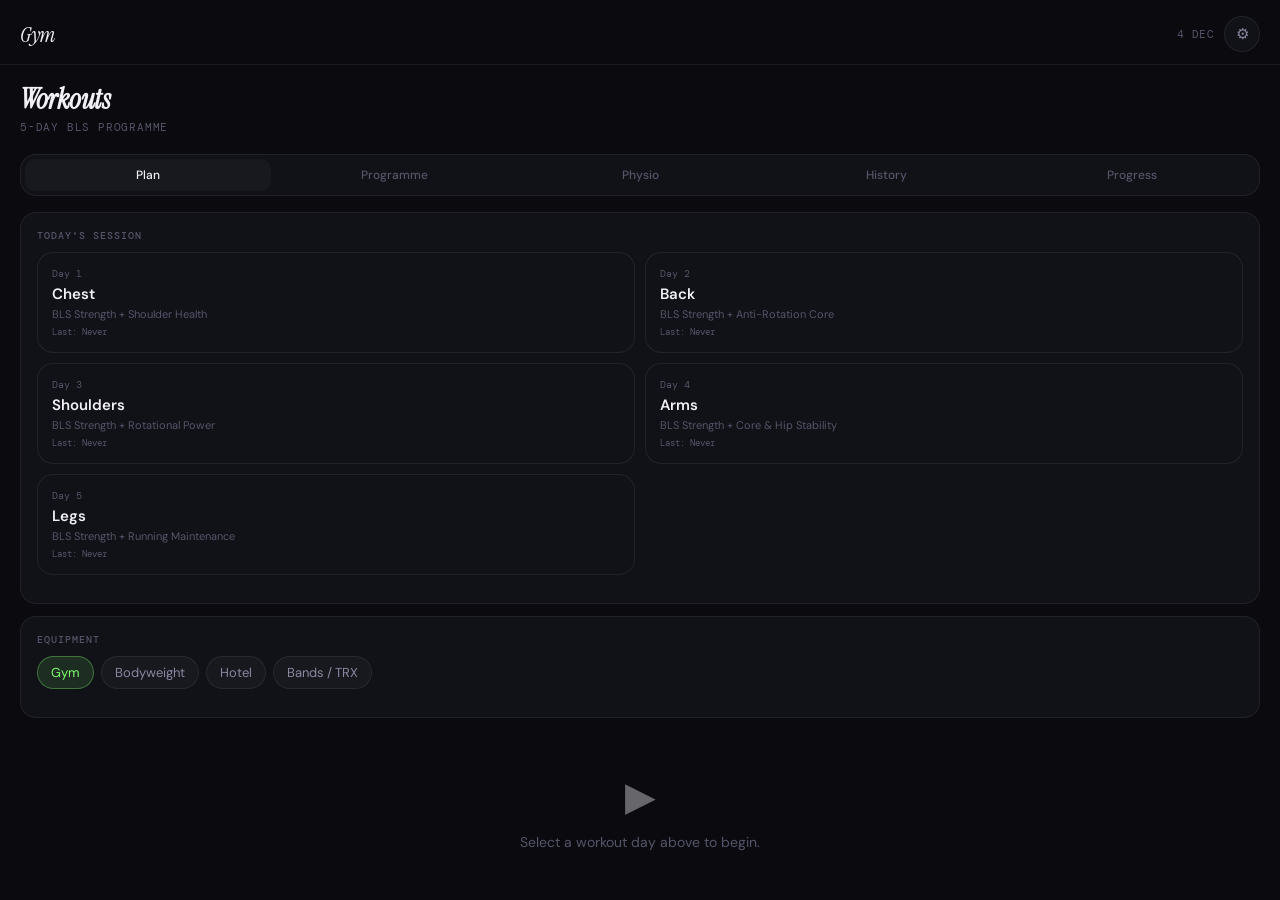
<file: 9-index.html>
<!DOCTYPE html>
<html lang="en">
<head>
<meta charset="UTF-8">
<meta name="viewport" content="width=device-width, initial-scale=1.0, viewport-fit=cover">
<meta name="apple-mobile-web-app-capable" content="yes">
<meta name="apple-mobile-web-app-status-bar-style" content="black-translucent">
<meta name="apple-mobile-web-app-title" content="Gym">
<meta name="theme-color" content="#0a0a0f">
<meta name="description" content="Gym workout tracker - plan, log, progress">
<link rel="manifest" href="manifest.webmanifest">
<link rel="apple-touch-icon" href="apple-touch-icon.png">
<title>Gym</title>
<link rel="preconnect" href="https://fonts.googleapis.com">
<link href="https://fonts.googleapis.com/css2?family=DM+Mono:wght@400;500&family=Instrument+Serif:ital@0;1&family=DM+Sans:wght@300;400;500;600&display=swap" rel="stylesheet">
<style>
  :root {
    --bg: #0a0a0f;
    --surface: #111118;
    --surface2: #18181f;
    --border: rgba(255,255,255,0.07);
    --border2: rgba(255,255,255,0.12);
    --text: #f0f0f5;
    --text2: #8888a0;
    --text3: #55556a;
    --accent: #7fff6e;
    --accent2: #3dffd0;
    --accent3: #ff6b6b;
    --accent4: #ffd166;
    --accent5: #a78bfa;
    --red: #ff6b6b;
    --amber: #ffd166;
    --green: #7fff6e;
    --blue: #60a5fa;
    --purple: #a78bfa;
    --nav-h: 72px;
    --safe-b: env(safe-area-inset-bottom, 0px);
    --radius: 16px;
    --radius-sm: 10px;
    --font-serif: 'Instrument Serif', Georgia, serif;
    --font-mono: 'DM Mono', monospace;
    --font-sans: 'DM Sans', sans-serif;
  }

  *, *::before, *::after { box-sizing: border-box; margin: 0; padding: 0; }

  html, body {
    height: 100%;
    overflow: hidden;
    background: var(--bg);
    color: var(--text);
    font-family: var(--font-sans);
    -webkit-font-smoothing: antialiased;
  }

  /* ─── APP SHELL ─── */
  #app {
    height: 100%;
    display: flex;
    flex-direction: column;
  }

  /* ─── TOP BAR ─── */
  .topbar {
    flex-shrink: 0;
    padding: 16px 20px 12px;
    padding-top: calc(16px + env(safe-area-inset-top, 0px));
    display: flex;
    align-items: center;
    justify-content: space-between;
    border-bottom: 1px solid var(--border);
    background: var(--bg);
  }
  .topbar-title {
    font-family: var(--font-serif);
    font-size: 22px;
    font-style: italic;
    color: var(--text);
    letter-spacing: -0.3px;
  }
  .topbar-title span { color: var(--accent); font-style: normal; }
  .topbar-right { display: flex; gap: 10px; align-items: center; }
  .topbar-date {
    font-family: var(--font-mono);
    font-size: 11px;
    color: var(--text3);
    text-transform: uppercase;
    letter-spacing: 0.5px;
  }
  .icon-btn {
    width: 36px; height: 36px;
    border-radius: 50%;
    background: var(--surface);
    border: 1px solid var(--border);
    display: flex; align-items: center; justify-content: center;
    cursor: pointer;
    transition: background 0.15s;
    color: var(--text2);
    font-size: 15px;
  }
  .icon-btn:hover { background: var(--surface2); color: var(--text); }

  /* ─── SCROLL AREA ─── */
  .scroll-area {
    flex: 1;
    overflow-y: auto;
    overflow-x: hidden;
    -webkit-overflow-scrolling: touch;
    scroll-behavior: smooth;
  }
  .scroll-area::-webkit-scrollbar { display: none; }

  .section {
    display: none;
    padding: 20px;
    padding-bottom: calc(var(--nav-h) + var(--safe-b) + 20px);
    animation: fadeUp 0.2s ease both;
  }
  .section.active { display: block; }

  @keyframes fadeUp {
    from { opacity: 0; transform: translateY(8px); }
    to   { opacity: 1; transform: translateY(0); }
  }

  /* ─── BOTTOM NAV ─── */
  .bottom-nav {
    flex-shrink: 0;
    position: fixed;
    bottom: 0; left: 0; right: 0;
    height: calc(var(--nav-h) + var(--safe-b));
    padding-bottom: var(--safe-b);
    background: rgba(10,10,15,0.92);
    backdrop-filter: blur(20px);
    -webkit-backdrop-filter: blur(20px);
    border-top: 1px solid var(--border);
    display: flex;
    align-items: flex-start;
    justify-content: space-around;
    padding-top: 8px;
    z-index: 100;
  }
  .nav-item {
    display: flex;
    flex-direction: column;
    align-items: center;
    gap: 4px;
    cursor: pointer;
    padding: 4px 8px;
    border-radius: 10px;
    transition: all 0.15s;
    min-width: 48px;
    opacity: 0.45;
  }
  .nav-item.active { opacity: 1; }
  .nav-item .nav-icon { font-size: 20px; line-height: 1; }
  .nav-item .nav-label {
    font-size: 10px;
    font-weight: 500;
    letter-spacing: 0.2px;
    color: var(--text2);
    white-space: nowrap;
  }
  .nav-item.active .nav-label { color: var(--accent); }
  .nav-item.active .nav-icon { filter: drop-shadow(0 0 6px var(--accent)); }

  /* ─── SHARED COMPONENTS ─── */
  .section-head {
    margin-bottom: 20px;
  }
  .section-head h2 {
    font-family: var(--font-serif);
    font-size: 28px;
    font-style: italic;
    letter-spacing: -0.5px;
    line-height: 1.1;
  }
  .section-head .sub {
    font-family: var(--font-mono);
    font-size: 11px;
    color: var(--text3);
    text-transform: uppercase;
    letter-spacing: 0.8px;
    margin-top: 4px;
  }

  .card {
    background: var(--surface);
    border: 1px solid var(--border);
    border-radius: var(--radius);
    padding: 16px;
    margin-bottom: 12px;
  }
  .card-title {
    font-family: var(--font-mono);
    font-size: 10px;
    font-weight: 500;
    text-transform: uppercase;
    letter-spacing: 1px;
    color: var(--text3);
    margin-bottom: 10px;
  }

  /* ─── METRIC GRID ─── */
  .metric-grid {
    display: grid;
    grid-template-columns: 1fr 1fr;
    gap: 10px;
    margin-bottom: 12px;
  }
  .metric-card {
    background: var(--surface);
    border: 1px solid var(--border);
    border-radius: var(--radius);
    padding: 14px;
  }
  .metric-label {
    font-family: var(--font-mono);
    font-size: 10px;
    text-transform: uppercase;
    letter-spacing: 0.8px;
    color: var(--text3);
    margin-bottom: 6px;
  }
  .metric-val {
    font-family: var(--font-mono);
    font-size: 26px;
    font-weight: 500;
    color: var(--text);
    line-height: 1;
  }
  .metric-val .unit { font-size: 13px; color: var(--text2); }
  .metric-sub {
    font-size: 11px;
    color: var(--text3);
    margin-top: 4px;
  }
  .metric-dot {
    display: inline-block;
    width: 6px; height: 6px;
    border-radius: 50%;
    margin-right: 4px;
  }

  /* ─── PROGRESS BARS ─── */
  .progress-wrap { margin-bottom: 12px; }
  .progress-row {
    display: flex;
    justify-content: space-between;
    align-items: center;
    margin-bottom: 6px;
  }
  .progress-label { font-size: 13px; color: var(--text2); }
  .progress-nums {
    font-family: var(--font-mono);
    font-size: 12px;
    color: var(--text2);
  }
  .progress-nums .current { color: var(--text); font-weight: 500; }
  .progress-track {
    height: 6px;
    background: var(--surface2);
    border-radius: 99px;
    overflow: hidden;
    margin-bottom: 10px;
  }
  .progress-fill {
    height: 100%;
    border-radius: 99px;
    transition: width 0.4s ease;
  }
  .progress-fill.green { background: var(--green); box-shadow: 0 0 8px rgba(127,255,110,0.3); }
  .progress-fill.amber { background: var(--amber); box-shadow: 0 0 8px rgba(255,209,102,0.3); }
  .progress-fill.red   { background: var(--red);   box-shadow: 0 0 8px rgba(255,107,107,0.3); }
  .progress-fill.blue  { background: var(--blue);  }
  .progress-fill.purple { background: var(--purple); }

  /* ─── AI BRIEFING ─── */
  .ai-card {
    background: linear-gradient(135deg, #0f1a0f 0%, #0a0f1a 100%);
    border: 1px solid rgba(127,255,110,0.15);
    border-radius: var(--radius);
    padding: 16px;
    margin-bottom: 12px;
    position: relative;
    overflow: hidden;
  }
  .ai-card::before {
    content: '';
    position: absolute;
    top: -30px; right: -30px;
    width: 100px; height: 100px;
    background: radial-gradient(circle, rgba(127,255,110,0.08) 0%, transparent 70%);
    pointer-events: none;
  }
  .ai-card-header {
    display: flex;
    align-items: center;
    gap: 8px;
    margin-bottom: 10px;
  }
  .ai-badge {
    font-family: var(--font-mono);
    font-size: 9px;
    text-transform: uppercase;
    letter-spacing: 1px;
    color: var(--accent);
    background: rgba(127,255,110,0.1);
    border: 1px solid rgba(127,255,110,0.2);
    border-radius: 4px;
    padding: 2px 6px;
  }
  .ai-time {
    font-family: var(--font-mono);
    font-size: 10px;
    color: var(--text3);
    margin-left: auto;
  }
  .ai-text {
    font-size: 14px;
    line-height: 1.6;
    color: var(--text2);
  }
  .ai-text p { margin-bottom: 8px; }
  .ai-text p:last-child { margin-bottom: 0; }
  .ai-text strong { color: var(--text); }
  .ai-actions {
    display: flex;
    gap: 8px;
    margin-top: 12px;
  }
  .ai-btn {
    flex: 1;
    padding: 9px;
    border-radius: 8px;
    border: 1px solid var(--border2);
    background: var(--surface2);
    color: var(--text2);
    font-family: var(--font-sans);
    font-size: 12px;
    font-weight: 500;
    cursor: pointer;
    display: flex;
    align-items: center;
    justify-content: center;
    gap: 5px;
    transition: all 0.15s;
  }
  .ai-btn:hover { background: var(--surface); color: var(--text); }
  .ai-btn.primary {
    background: rgba(127,255,110,0.12);
    border-color: rgba(127,255,110,0.25);
    color: var(--accent);
  }
  .ai-btn.primary:hover { background: rgba(127,255,110,0.2); }

  /* ─── GOAL RINGS ─── */
  .rings-row {
    display: flex;
    gap: 10px;
    margin-bottom: 12px;
  }
  .ring-card {
    flex: 1;
    background: var(--surface);
    border: 1px solid var(--border);
    border-radius: var(--radius);
    padding: 14px 10px;
    display: flex;
    flex-direction: column;
    align-items: center;
    gap: 8px;
  }
  .ring-wrap {
    position: relative;
    width: 64px; height: 64px;
  }
  .ring-wrap svg { transform: rotate(-90deg); }
  .ring-center {
    position: absolute;
    inset: 0;
    display: flex;
    flex-direction: column;
    align-items: center;
    justify-content: center;
  }
  .ring-pct {
    font-family: var(--font-mono);
    font-size: 14px;
    font-weight: 500;
    color: var(--text);
    line-height: 1;
  }
  .ring-label {
    font-family: var(--font-mono);
    font-size: 9px;
    text-transform: uppercase;
    letter-spacing: 0.5px;
    color: var(--text3);
    text-align: center;
  }

  /* ─── FORM ELEMENTS ─── */
  .form-section { margin-bottom: 20px; }
  .form-section-title {
    font-family: var(--font-mono);
    font-size: 10px;
    font-weight: 500;
    text-transform: uppercase;
    letter-spacing: 1px;
    color: var(--text3);
    margin-bottom: 12px;
    padding-bottom: 8px;
    border-bottom: 1px solid var(--border);
  }
  .form-row {
    display: flex;
    gap: 10px;
    margin-bottom: 10px;
    align-items: center;
  }
  .form-group {
    flex: 1;
    display: flex;
    flex-direction: column;
    gap: 5px;
  }
  .form-label {
    font-size: 12px;
    color: var(--text2);
    font-weight: 500;
  }
  .form-input, .form-select, .form-textarea {
    width: 100%;
    background: var(--surface2);
    border: 1px solid var(--border);
    border-radius: var(--radius-sm);
    padding: 11px 13px;
    color: var(--text);
    font-family: var(--font-sans);
    font-size: 15px;
    -webkit-appearance: none;
    appearance: none;
    transition: border-color 0.15s;
    outline: none;
  }
  .form-input:focus, .form-select:focus, .form-textarea:focus {
    border-color: var(--border2);
  }
  .form-textarea {
    min-height: 80px;
    resize: vertical;
    line-height: 1.5;
  }

  /* ─── SLIDER (1-5) ─── */
  .slider-group { flex: 1; }
  .slider-row {
    display: flex;
    align-items: center;
    gap: 10px;
    margin-bottom: 10px;
  }
  .slider-label { flex: 0 0 140px; font-size: 13px; color: var(--text2); }
  .slider-wrap { flex: 1; position: relative; }
  input[type=range] {
    -webkit-appearance: none;
    appearance: none;
    width: 100%;
    height: 4px;
    background: var(--surface2);
    border-radius: 99px;
    outline: none;
  }
  input[type=range]::-webkit-slider-thumb {
    -webkit-appearance: none;
    width: 20px; height: 20px;
    border-radius: 50%;
    background: var(--text);
    border: 3px solid var(--bg);
    box-shadow: 0 0 0 1px var(--border2);
    cursor: pointer;
  }
  .slider-val {
    font-family: var(--font-mono);
    font-size: 14px;
    font-weight: 500;
    color: var(--text);
    width: 20px;
    text-align: center;
  }

  /* ─── CHECKBOXES ─── */
  .checkbox-list { display: flex; flex-direction: column; gap: 6px; }
  .checkbox-item {
    display: flex;
    align-items: center;
    gap: 10px;
    padding: 10px 12px;
    background: var(--surface2);
    border: 1px solid var(--border);
    border-radius: var(--radius-sm);
    cursor: pointer;
    transition: border-color 0.15s;
  }
  .checkbox-item.checked { border-color: rgba(127,255,110,0.25); }
  .checkbox-box {
    width: 20px; height: 20px;
    border-radius: 5px;
    border: 1.5px solid var(--border2);
    display: flex; align-items: center; justify-content: center;
    flex-shrink: 0;
    transition: all 0.15s;
  }
  .checkbox-item.checked .checkbox-box {
    background: var(--accent);
    border-color: var(--accent);
  }
  .checkbox-text { font-size: 14px; color: var(--text); }
  .checkbox-sub { font-size: 11px; color: var(--text3); }

  /* ─── TOGGLE CHIPS ─── */
  .chip-wrap {
    display: flex;
    flex-wrap: wrap;
    gap: 7px;
    margin-bottom: 12px;
  }
  .chip {
    padding: 7px 13px;
    border-radius: 99px;
    border: 1px solid var(--border);
    background: var(--surface2);
    color: var(--text2);
    font-size: 13px;
    cursor: pointer;
    transition: all 0.15s;
  }
  .chip.selected {
    background: rgba(127,255,110,0.12);
    border-color: rgba(127,255,110,0.35);
    color: var(--accent);
  }

  /* ─── BUTTONS ─── */
  .btn {
    width: 100%;
    padding: 14px;
    border-radius: var(--radius);
    border: none;
    cursor: pointer;
    font-family: var(--font-sans);
    font-size: 15px;
    font-weight: 600;
    transition: all 0.15s;
    display: flex;
    align-items: center;
    justify-content: center;
    gap: 6px;
  }
  .btn-primary {
    background: var(--accent);
    color: #000;
  }
  .btn-primary:hover { opacity: 0.9; }
  .btn-primary:active { transform: scale(0.98); }
  .btn-secondary {
    background: var(--surface2);
    color: var(--text);
    border: 1px solid var(--border);
  }
  .btn-sm {
    width: auto;
    padding: 9px 16px;
    font-size: 13px;
    border-radius: 10px;
  }

  /* ─── SETTINGS / SETTINGS PANEL ─── */
  .settings-overlay {
    display: none;
    position: fixed;
    inset: 0;
    z-index: 200;
    background: rgba(0,0,0,0.6);
    backdrop-filter: blur(4px);
  }
  .settings-overlay.open { display: block; }
  .settings-panel {
    position: absolute;
    right: 0; top: 0; bottom: 0;
    width: min(380px, 100vw);
    background: var(--surface);
    border-left: 1px solid var(--border);
    overflow-y: auto;
    padding: 20px;
    padding-top: calc(20px + env(safe-area-inset-top, 0px));
  }
  .settings-close {
    position: absolute;
    top: 16px; right: 16px;
    width: 32px; height: 32px;
    border-radius: 50%;
    background: var(--surface2);
    border: 1px solid var(--border);
    display: flex; align-items: center; justify-content: center;
    cursor: pointer;
    font-size: 16px;
    color: var(--text2);
  }
  .settings-title {
    font-family: var(--font-serif);
    font-size: 22px;
    font-style: italic;
    margin-bottom: 20px;
  }
  .settings-group { margin-bottom: 24px; }
  .settings-group-title {
    font-family: var(--font-mono);
    font-size: 10px;
    text-transform: uppercase;
    letter-spacing: 1px;
    color: var(--text3);
    margin-bottom: 12px;
    padding-bottom: 8px;
    border-bottom: 1px solid var(--border);
  }
  .settings-row {
    display: flex;
    justify-content: space-between;
    align-items: center;
    padding: 10px 0;
    border-bottom: 1px solid var(--border);
  }
  .settings-row:last-child { border-bottom: none; }
  .settings-row-label { font-size: 14px; color: var(--text2); }
  .settings-row-val {
    font-family: var(--font-mono);
    font-size: 13px;
    color: var(--text);
  }
  .settings-input-inline {
    background: var(--surface2);
    border: 1px solid var(--border);
    border-radius: 8px;
    padding: 6px 10px;
    color: var(--text);
    font-family: var(--font-mono);
    font-size: 13px;
    width: 120px;
    text-align: right;
    outline: none;
  }
  .settings-input-inline:focus { border-color: var(--border2); }
  .settings-input-wide {
    width: 100%;
    margin-top: 6px;
    background: var(--surface2);
    border: 1px solid var(--border);
    border-radius: 8px;
    padding: 8px 10px;
    color: var(--text);
    font-family: var(--font-mono);
    font-size: 12px;
    outline: none;
    word-break: break-all;
  }
  .settings-input-wide:focus { border-color: var(--border2); }
  .settings-status {
    font-size: 12px;
    color: var(--text3);
    margin-top: 6px;
  }
  .settings-status.ok { color: var(--green); }
  .settings-status.err { color: var(--red); }

  /* ─── SYNC STATUS BAR ─── */
  .sync-bar {
    display: flex;
    align-items: center;
    gap: 6px;
    padding: 6px 12px;
    margin-bottom: 16px;
    background: var(--surface);
    border: 1px solid var(--border);
    border-radius: var(--radius-sm);
  }
  .sync-dot {
    width: 7px; height: 7px;
    border-radius: 50%;
    background: var(--text3);
  }
  .sync-dot.synced { background: var(--green); box-shadow: 0 0 6px rgba(127,255,110,0.4); }
  .sync-dot.syncing { background: var(--amber); animation: pulse 1s infinite; }
  .sync-dot.error { background: var(--red); }
  @keyframes pulse { 0%,100% { opacity:1; } 50% { opacity:0.4; } }
  .sync-text { font-size: 12px; color: var(--text3); }
  .sync-btn {
    margin-left: auto;
    font-size: 11px;
    color: var(--text3);
    background: none;
    border: none;
    cursor: pointer;
    padding: 2px 6px;
    border-radius: 4px;
    font-family: var(--font-mono);
    transition: color 0.15s;
  }
  .sync-btn:hover { color: var(--text); }

  /* ─── TOAST ─── */
  .toast {
    position: fixed;
    bottom: calc(var(--nav-h) + var(--safe-b) + 16px);
    left: 50%;
    transform: translateX(-50%) translateY(20px);
    background: var(--text);
    color: var(--bg);
    font-size: 13px;
    font-weight: 600;
    padding: 10px 18px;
    border-radius: 99px;
    opacity: 0;
    transition: all 0.25s;
    pointer-events: none;
    white-space: nowrap;
    z-index: 300;
  }
  .toast.show {
    opacity: 1;
    transform: translateX(-50%) translateY(0);
  }

  /* ─── LOADING SPINNER ─── */
  .spinner {
    width: 20px; height: 20px;
    border: 2px solid var(--border);
    border-top-color: var(--accent);
    border-radius: 50%;
    animation: spin 0.7s linear infinite;
  }
  @keyframes spin { to { transform: rotate(360deg); } }

  /* ─── EMPTY STATE ─── */
  .empty {
    display: flex;
    flex-direction: column;
    align-items: center;
    justify-content: center;
    padding: 40px 20px;
    text-align: center;
    gap: 10px;
  }
  .empty-icon { font-size: 40px; opacity: 0.4; }
  .empty-text { font-size: 14px; color: var(--text3); line-height: 1.5; }

  /* ─── WORKOUTS SECTION ─── */
  .workout-day-grid {
    display: grid;
    grid-template-columns: 1fr 1fr;
    gap: 10px;
    margin-bottom: 12px;
  }
  .workout-day-card {
    background: var(--surface);
    border: 1px solid var(--border);
    border-radius: var(--radius);
    padding: 14px;
    cursor: pointer;
    transition: all 0.15s;
  }
  .workout-day-card:hover { border-color: var(--border2); }
  .workout-day-card.selected {
    background: rgba(127,255,110,0.07);
    border-color: rgba(127,255,110,0.3);
  }
  .workout-day-num {
    font-family: var(--font-mono);
    font-size: 10px;
    color: var(--text3);
    margin-bottom: 4px;
  }
  .workout-day-name {
    font-size: 15px;
    font-weight: 600;
    color: var(--text);
  }
  .workout-day-sub {
    font-size: 11px;
    color: var(--text3);
    margin-top: 3px;
  }

  /* ─── HISTORY / CHART ─── */
  .mini-chart {
    height: 48px;
    display: flex;
    align-items: flex-end;
    gap: 3px;
    padding-top: 4px;
  }
  .chart-bar {
    flex: 1;
    border-radius: 3px 3px 0 0;
    background: var(--surface2);
    position: relative;
    cursor: pointer;
    transition: opacity 0.15s;
  }
  .chart-bar:hover { opacity: 0.8; }
  .chart-bar.filled { background: var(--accent); opacity: 0.6; }
  .chart-bar.today { background: var(--accent); opacity: 1; box-shadow: 0 0 8px rgba(127,255,110,0.4); }

  /* ─── GOALS SECTION ─── */
  .goal-row {
    display: flex;
    align-items: center;
    gap: 12px;
    padding: 14px;
    background: var(--surface);
    border: 1px solid var(--border);
    border-radius: var(--radius);
    margin-bottom: 10px;
  }
  .goal-icon { font-size: 22px; flex-shrink: 0; }
  .goal-info { flex: 1; min-width: 0; }
  .goal-title { font-size: 14px; font-weight: 500; color: var(--text); }
  .goal-detail { font-size: 12px; color: var(--text3); margin-top: 2px; white-space: normal; word-break: break-word; }
  .goal-val {
    font-family: var(--font-mono);
    font-size: 15px;
    font-weight: 500;
    color: var(--text);
    text-align: right;
    flex-shrink: 0;
    min-width: 80px;
  }
  .goal-target { font-size: 11px; color: var(--text3); }

  /* ─── DIVIDER ─── */
  .divider { height: 1px; background: var(--border); margin: 16px 0; }

  /* ─── AUTOFILL BADGE ─── */
  .autofill-badge {
    font-family: var(--font-mono);
    font-size: 9px;
    text-transform: uppercase;
    letter-spacing: 0.5px;
    padding: 2px 6px;
    border-radius: 4px;
    background: rgba(127,255,110,0.1);
    border: 1px solid rgba(127,255,110,0.25);
    color: var(--accent);
    white-space: nowrap;
  }
  .autofill-badge.fitbit { background: rgba(0,184,212,0.1); border-color: rgba(0,184,212,0.25); color: #00b8d4; }
  .autofill-badge.hume   { background: rgba(167,139,250,0.1); border-color: rgba(167,139,250,0.25); color: var(--purple); }
  .form-input.autofilled { border-color: rgba(127,255,110,0.3); background: rgba(127,255,110,0.04); }

  /* ─── JOURNAL TABS ─── */
  .tab-bar {
    display: flex;
    gap: 0;
    background: var(--surface);
    border: 1px solid var(--border);
    border-radius: var(--radius);
    padding: 4px;
    margin-bottom: 20px;
  }
  .tab-btn {
    flex: 1;
    padding: 9px;
    border-radius: 10px;
    border: none;
    background: none;
    color: var(--text3);
    font-family: var(--font-sans);
    font-size: 13px;
    font-weight: 500;
    cursor: pointer;
    transition: all 0.15s;
  }
  .tab-btn.active {
    background: var(--surface2);
    color: var(--text);
  }

  /* ─── FOOD SECTION ─── */
  .search-bar {
    display: flex;
    gap: 8px;
    margin-bottom: 12px;
  }
  .search-input {
    flex: 1;
    background: var(--surface);
    border: 1px solid var(--border);
    border-radius: var(--radius);
    padding: 12px 16px;
    color: var(--text);
    font-family: var(--font-sans);
    font-size: 15px;
    outline: none;
    transition: border-color 0.15s;
  }
  .search-input::placeholder { color: var(--text3); }
  .search-input:focus { border-color: var(--border2); }
  .search-submit {
    background: var(--surface);
    border: 1px solid var(--border);
    border-radius: var(--radius);
    padding: 0 16px;
    color: var(--text2);
    font-size: 18px;
    cursor: pointer;
    transition: all 0.15s;
  }
  .search-submit:hover { background: var(--surface2); color: var(--text); }

  .food-result {
    display: flex;
    align-items: center;
    gap: 12px;
    padding: 12px 14px;
    background: var(--surface);
    border: 1px solid var(--border);
    border-radius: var(--radius-sm);
    margin-bottom: 6px;
    cursor: pointer;
    transition: border-color 0.15s;
  }
  .food-result:hover { border-color: var(--border2); }
  .food-result-info { flex: 1 }
  .food-result-name { font-size: 14px; color: var(--text); }
  .food-result-detail { font-size: 12px; color: var(--text3); }
  .food-result-kcal {
    font-family: var(--font-mono);
    font-size: 13px;
    color: var(--text2);
    white-space: nowrap;
  }
  .food-add-btn {
    width: 28px; height: 28px;
    border-radius: 50%;
    background: var(--surface2);
    border: 1px solid var(--border);
    display: flex; align-items: center; justify-content: center;
    font-size: 16px;
    color: var(--accent);
    cursor: pointer;
    flex-shrink: 0;
  }

  .meal-section { margin-bottom: 16px; }
  .meal-header {
    display: flex;
    justify-content: space-between;
    align-items: center;
    margin-bottom: 8px;
  }
  .meal-title { font-size: 13px; font-weight: 600; color: var(--text2); }
  .meal-cals {
    font-family: var(--font-mono);
    font-size: 12px;
    color: var(--text3);
  }
  .meal-item {
    display: flex;
    align-items: center;
    gap: 10px;
    padding: 9px 12px;
    background: var(--surface);
    border: 1px solid var(--border);
    border-radius: var(--radius-sm);
    margin-bottom: 4px;
  }
  .meal-item-name { flex: 1; font-size: 13px; color: var(--text); }
  .meal-item-detail { font-size: 12px; color: var(--text3); }
  .meal-item-kcal { font-family: var(--font-mono); font-size: 12px; color: var(--text2); }
  .meal-item-del {
    font-size: 14px;
    color: var(--text3);
    cursor: pointer;
    padding: 2px;
  }
  .meal-add-row {
    display: flex;
    align-items: center;
    gap: 6px;
    padding: 7px 10px;
    cursor: pointer;
    color: var(--text3);
    font-size: 13px;
    transition: color 0.15s;
  }
  .meal-add-row:hover { color: var(--accent); }

  /* ─── ACTIVE WORKOUT ─── */
  /* ─── NUMPAD ─── */
  .numpad-btn {
    background: var(--surface2);
    border: 1px solid var(--border);
    border-radius: 10px;
    color: var(--text);
    font-family: var(--font-mono);
    font-size: 18px;
    font-weight: 500;
    padding: 14px 0;
    cursor: pointer;
    transition: background 0.1s;
    -webkit-tap-highlight-color: transparent;
    user-select: none;
  }
  .numpad-btn:active { background: var(--border2, #2a2a38); transform: scale(0.95); }
  .numpad-op  { color: var(--accent); font-size: 20px; font-weight: 700; }
  .numpad-del { color: var(--text2); }

  .aw-exercise-card {
    background: var(--surface);
    border: 1px solid var(--border);
    border-radius: var(--radius);
    margin-bottom: 12px;
    overflow: hidden;
    transition: border-color 0.2s;
  }
  .aw-exercise-card.active-ex { border-color: rgba(127,255,110,0.35); }
  .aw-exercise-header {
    display: flex;
    align-items: center;
    gap: 12px;
    padding: 14px 16px;
  }
  .aw-ex-num {
    font-family: var(--font-mono);
    font-size: 11px;
    color: var(--text3);
    width: 20px;
    flex-shrink: 0;
  }
  .aw-ex-name { flex: 1; font-size: 15px; font-weight: 600; color: var(--text); }
  .aw-ex-done {
    font-family: var(--font-mono);
    font-size: 12px;
    color: var(--text3);
  }
  .aw-sets {
    padding: 0 16px 14px;
    display: flex;
    flex-direction: column;
    gap: 6px;
  }
  .aw-set-row {
    display: flex;
    align-items: center;
    gap: 10px;
    padding: 10px 12px;
    border-radius: var(--radius-sm);
    background: var(--surface2);
    border: 1px solid var(--border);
    cursor: pointer;
    transition: all 0.15s;
  }
  .aw-set-row:hover { border-color: var(--border2); }
  .aw-set-row.logged {
    background: rgba(127,255,110,0.06);
    border-color: rgba(127,255,110,0.2);
  }
  .aw-set-row.warmup-logged {
    background: rgba(255,209,102,0.06);
    border-color: rgba(255,209,102,0.2);
  }
  .aw-set-num {
    font-family: var(--font-mono);
    font-size: 11px;
    color: var(--text3);
    width: 16px;
    flex-shrink: 0;
  }
  .aw-set-badge {
    font-family: var(--font-mono);
    font-size: 9px;
    text-transform: uppercase;
    letter-spacing: 0.5px;
    padding: 2px 5px;
    border-radius: 4px;
    flex-shrink: 0;
  }
  .aw-set-badge.working { background: rgba(127,255,110,0.12); color: var(--accent); }
  .aw-set-badge.warmup  { background: rgba(255,209,102,0.12); color: var(--amber); }
  .aw-set-result {
    flex: 1;
    font-family: var(--font-mono);
    font-size: 14px;
    color: var(--text);
  }
  .aw-set-check {
    font-size: 16px;
    flex-shrink: 0;
  }
  .aw-add-set {
    display: flex;
    align-items: center;
    gap: 6px;
    padding: 8px 12px;
    color: var(--text3);
    font-size: 13px;
    cursor: pointer;
    border-radius: var(--radius-sm);
    transition: color 0.15s;
    margin: 0 16px 14px;
  }
  .aw-add-set:hover { color: var(--accent); }

  /* ─── WORKOUT HISTORY ─── */
  .workout-hist-card {
    background: var(--surface);
    border: 1px solid var(--border);
    border-radius: var(--radius);
    padding: 14px 16px;
    margin-bottom: 10px;
    cursor: pointer;
    transition: border-color 0.15s;
    display: flex;
    align-items: center;
    gap: 14px;
  }
  .workout-hist-card:hover { border-color: var(--border2); }
  .workout-hist-icon {
    width: 42px; height: 42px;
    border-radius: 12px;
    background: rgba(127,255,110,0.08);
    border: 1px solid rgba(127,255,110,0.15);
    display: flex; align-items: center; justify-content: center;
    font-size: 20px;
    flex-shrink: 0;
  }
  .workout-hist-info { flex: 1; min-width: 0; }
  .workout-hist-name { font-size: 15px; font-weight: 600; color: var(--text); }
  .workout-hist-meta { font-size: 12px; color: var(--text3); margin-top: 3px; }
  .workout-hist-stats {
    text-align: right;
    flex-shrink: 0;
  }
  .workout-hist-sets {
    font-family: var(--font-mono);
    font-size: 14px;
    color: var(--text);
  }
  .workout-hist-dur {
    font-size: 11px;
    color: var(--text3);
    margin-top: 2px;
  }

  /* ─── PROGRESS CHART (canvas-free bar chart) ─── */
  .prog-chart-wrap { overflow-x: auto; padding-bottom: 4px; }
  .prog-chart {
    display: flex;
    align-items: flex-end;
    gap: 8px;
    height: 100px;
    min-width: 300px;
    padding-top: 8px;
  }
  .prog-bar-col {
    display: flex;
    flex-direction: column;
    align-items: center;
    gap: 4px;
    flex: 1;
    min-width: 32px;
  }
  .prog-bar {
    width: 100%;
    border-radius: 4px 4px 0 0;
    background: rgba(127,255,110,0.5);
    transition: height 0.4s ease;
    cursor: pointer;
    position: relative;
  }
  .prog-bar.best { background: var(--accent); box-shadow: 0 0 8px rgba(127,255,110,0.4); }
  .prog-bar-label {
    font-family: var(--font-mono);
    font-size: 9px;
    color: var(--text3);
    text-align: center;
    white-space: nowrap;
  }
  .prog-bar-val {
    font-family: var(--font-mono);
    font-size: 9px;
    color: var(--text2);
    text-align: center;
  }

  /* ─── FOOD SECTION TABS ─── */
  .food-tabs {
    display: flex;
    gap: 0;
    background: var(--surface);
    border: 1px solid var(--border);
    border-radius: var(--radius);
    padding: 4px;
    margin-bottom: 16px;
  }
  .food-tab {
    flex: 1;
    padding: 8px 4px;
    border-radius: 10px;
    border: none;
    background: none;
    color: var(--text3);
    font-family: var(--font-sans);
    font-size: 12px;
    font-weight: 500;
    cursor: pointer;
    transition: all 0.15s;
    white-space: nowrap;
  }
  .food-tab.active { background: var(--surface2); color: var(--text); }

  /* ─── QUICK ADD ─── */
  .quick-add-section { margin-bottom: 14px; }
  .quick-add-label {
    font-family: var(--font-mono);
    font-size: 10px;
    text-transform: uppercase;
    letter-spacing: 0.8px;
    color: var(--text3);
    margin-bottom: 8px;
    display: flex;
    align-items: center;
    justify-content: space-between;
  }
  .quick-add-scroll {
    display: flex;
    gap: 7px;
    overflow-x: auto;
    padding-bottom: 4px;
    -webkit-overflow-scrolling: touch;
  }
  .quick-add-scroll::-webkit-scrollbar { display: none; }
  .quick-chip {
    flex-shrink: 0;
    display: flex;
    flex-direction: column;
    align-items: center;
    gap: 3px;
    padding: 9px 12px;
    background: var(--surface);
    border: 1px solid var(--border);
    border-radius: var(--radius);
    cursor: pointer;
    transition: border-color 0.15s;
    max-width: 110px;
  }
  .quick-chip:hover { border-color: var(--border2); }
  .quick-chip.fav { border-color: rgba(255,209,102,0.3); }
  .quick-chip-name {
    font-size: 12px;
    color: var(--text);
    text-align: center;
    white-space: nowrap;
    overflow: hidden;
    text-overflow: ellipsis;
    max-width: 90px;
  }
  .quick-chip-cal { font-family: var(--font-mono); font-size: 10px; color: var(--text3); }

  /* ─── SAVED MEALS ─── */
  .saved-meal-card {
    background: var(--surface);
    border: 1px solid var(--border);
    border-radius: var(--radius);
    margin-bottom: 10px;
    overflow: hidden;
  }
  .saved-meal-header {
    display: flex;
    align-items: center;
    gap: 12px;
    padding: 14px 16px;
    cursor: pointer;
  }
  .saved-meal-icon { font-size: 20px; flex-shrink: 0; }
  .saved-meal-info { flex: 1; min-width: 0; }
  .saved-meal-name { font-size: 15px; font-weight: 600; color: var(--text); }
  .saved-meal-meta { font-size: 12px; color: var(--text3); margin-top: 2px; }
  .saved-meal-kcal { font-family: var(--font-mono); font-size: 14px; color: var(--text2); flex-shrink: 0; }
  .saved-meal-actions { display: flex; border-top: 1px solid var(--border); }
  .saved-meal-btn {
    flex: 1;
    padding: 10px;
    border: none;
    background: none;
    color: var(--text3);
    font-family: var(--font-sans);
    font-size: 12px;
    font-weight: 500;
    cursor: pointer;
    transition: all 0.15s;
    display: flex;
    align-items: center;
    justify-content: center;
    gap: 4px;
  }
  .saved-meal-btn:hover { color: var(--text); background: var(--surface2); }
  .saved-meal-btn.log { color: var(--accent); }
  .saved-meal-btn.log:hover { background: rgba(127,255,110,0.08); }
  .saved-meal-btn + .saved-meal-btn { border-left: 1px solid var(--border); }
  .saved-meal-items { display: none; padding: 0 16px 12px; border-top: 1px solid var(--border); }
  .saved-meal-items.open { display: block; }
  .saved-meal-item-row {
    display: flex;
    justify-content: space-between;
    align-items: center;
    padding: 6px 0;
    font-size: 13px;
    color: var(--text2);
    border-bottom: 1px solid var(--border);
  }
  .saved-meal-item-row:last-child { border-bottom: none; }

  /* ─── CUSTOM FOODS ─── */
  .custom-food-card {
    display: flex;
    align-items: center;
    gap: 12px;
    padding: 12px 14px;
    background: var(--surface);
    border: 1px solid var(--border);
    border-radius: var(--radius-sm);
    margin-bottom: 6px;
  }
  .custom-food-info { flex: 1; }
  .custom-food-name { font-size: 14px; color: var(--text); }
  .custom-food-macro { font-size: 11px; color: var(--text3); margin-top: 2px; }
  .custom-food-actions { display: flex; gap: 6px; }
  .custom-food-btn {
    padding: 5px 10px;
    border-radius: 7px;
    border: 1px solid var(--border);
    background: var(--surface2);
    color: var(--text2);
    font-size: 12px;
    cursor: pointer;
    transition: all 0.15s;
  }
  .custom-food-btn:hover { color: var(--text); }
  .custom-food-btn.add { color: var(--accent); border-color: rgba(127,255,110,0.2); }

  /* ─── FOOD LOG MODAL ─── */
  .modal-overlay {
    display: none;
    position: fixed;
    inset: 0;
    z-index: 250;
    background: rgba(0,0,0,0.7);
    backdrop-filter: blur(6px);
    align-items: flex-end;
  }
  .modal-overlay.open { display: flex; }
  .modal-sheet {
    width: 100%;
    background: var(--surface);
    border-top: 1px solid var(--border);
    border-radius: 20px 20px 0 0;
    padding: 16px 20px;
    padding-bottom: calc(20px + var(--safe-b));
    animation: slideUp 0.25s ease;
  }
  @keyframes slideUp {
    from { transform: translateY(100%); }
    to   { transform: translateY(0); }
  }
  .modal-handle {
    width: 36px; height: 4px;
    background: var(--border2);
    border-radius: 99px;
    margin: 0 auto 16px;
  }
  .modal-title { font-size: 17px; font-weight: 600; margin-bottom: 12px; }
  .modal-food-name { font-size: 15px; color: var(--text); margin-bottom: 4px; }
  .modal-food-detail { font-size: 13px; color: var(--text3); margin-bottom: 16px; }


  /* ─── PROGRAMME EDITOR ─── */
  .pe-row{border:1px solid var(--border);border-radius:10px;padding:6px;margin-bottom:6px;background:var(--surface2)}
  .pe-row .form-input,.pe-row .form-select{padding:6px 6px;font-size:12px;height:auto}
  .pe-line1{display:flex;gap:4px;align-items:center;margin-bottom:6px}

  .pe-name{flex:1;min-width:0}
  .pe-row input[type=number]::-webkit-outer-spin-button,.pe-row input[type=number]::-webkit-inner-spin-button{-webkit-appearance:none;margin:0}
  .pe-row input[type=number]{-moz-appearance:textfield;appearance:textfield}
  .pe-grid{display:grid;grid-template-columns:50px 60px 54px 68px;gap:3px}
  .pe-grid-lab{font-family:var(--font-mono);font-size:9px;color:var(--text3);margin-bottom:2px}
  .pe-grid-lab span{text-align:center}
  .pe-grid .form-input,.pe-grid .form-select{width:100%;text-align:center;padding-left:2px;padding-right:2px}
  .pe-icon{background:var(--surface);border:1px solid var(--border);color:var(--text2);border-radius:6px;width:24px;height:24px;font-size:11px;cursor:pointer;flex:none;display:flex;align-items:center;justify-content:center;padding:0}
  .pk-row{border:1px solid var(--border);border-radius:10px;padding:9px 10px;margin-bottom:6px;background:var(--surface2);cursor:pointer}
</style>
</head>
<body>

<div id="app">

  <!-- TOP BAR -->
  <div class="topbar">
    <div class="topbar-title">Gym</div>
    <div class="topbar-right">
      <div class="topbar-date" id="topDate"></div>
      <div class="icon-btn" onclick="openSettings()" title="Settings">⚙</div>
    </div>
  </div>

  <!-- SCROLL AREA -->
  <div class="scroll-area" id="scrollArea">

<div class="section active" id="sec-workouts">
      <div class="section-head">
        <h2>Workouts</h2>
        <div class="sub" id="workoutSub">5-day BLS programme</div>
      </div>

      <div class="food-tabs">
        <button class="food-tab active" onclick="switchWorkoutTab('plan',this)">Plan</button>
        <button class="food-tab" onclick="switchWorkoutTab('programme',this)">Programme</button>
        <button class="food-tab" onclick="switchWorkoutTab('physio',this)">Physio</button>
        <button class="food-tab" onclick="switchWorkoutTab('history',this)">History</button>
        <button class="food-tab" onclick="switchWorkoutTab('progress',this)">Progress</button>
      </div>

      <!-- ── PLAN TAB ── -->
      <div id="wTabPlan">
        <div id="upNextCard"></div>
        <div class="card">
          <div class="card-title">Today's Session</div>
          <div class="workout-day-grid" id="workoutDayGrid"></div>
        </div>
        <div class="card">
          <div class="card-title">Equipment</div>
          <div class="chip-wrap" id="equipChips">
            <div class="chip selected" data-eq="gym">Gym</div>
            <div class="chip" data-eq="bodyweight">Bodyweight</div>
            <div class="chip" data-eq="hotel">Hotel</div>
            <div class="chip" data-eq="bands">Bands / TRX</div>
          </div>
        </div>
        <div id="workoutExercises"></div>
        <div class="empty" id="workoutEmpty">
          <div class="empty-icon">▶</div>
          <div class="empty-text">Select a workout day above to begin.</div>
        </div>
      </div>

      <!-- ── PROGRAMME TAB ── -->
      <div id="wTabProgramme" style="display:none">
        <div id="progEditor"></div>
      </div>

      <!-- ── PHYSIO TAB ── -->
      <div id="wTabPhysio" style="display:none">
        <div id="physioContent"></div>
      </div>

      <!-- ── HISTORY TAB ── -->
      <div id="wTabHistory" style="display:none">
        <div id="workoutHistoryList">
          <div class="empty"><div class="empty-icon">≡</div><div class="empty-text">No workouts logged yet.<br>Complete a session to see it here.</div></div>
        </div>
      </div>

      <!-- ── PROGRESS TAB ── -->
      <div id="wTabProgress" style="display:none">
        <div class="card" id="prCard" style="display:none">
          <div class="card-title">Personal Records</div>
          <div id="prList"></div>
        </div>

        <div class="card" id="volumeCard" style="display:none">
          <div class="card-title">Weekly Volume by Muscle Group</div>
          <div style="display:flex;gap:6px;margin-bottom:10px" id="volumeWeekChips">
            <div class="chip selected" onclick="setVolumeWeek(0,this)">This week</div>
            <div class="chip" onclick="setVolumeWeek(1,this)">Last week</div>
            <div class="chip" onclick="setVolumeWeek('avg',this)">4-wk avg</div>
          </div>
          <div id="volumeList"></div>
          <div style="font-size:10px;color:var(--text3);margin-top:8px;font-family:var(--font-mono)">target 10–20 working sets / muscle / week</div>
        </div>

        <div class="card" id="deloadCard" style="display:none">
          <div class="card-title">Stalled lifts — consider a deload</div>
          <div id="deloadList"></div>
        </div>

        <div class="card">
          <div class="card-title">Exercise Progress</div>
          <div class="form-group" style="margin-bottom:12px">
            <select class="form-select" id="progressExerciseSelect" onchange="renderExerciseProgress()">
              <option value="">Select an exercise…</option>
            </select>
          </div>
          <div id="exerciseProgressChart">
            <div class="empty"><div class="empty-text">Select an exercise to see estimated 1RM and best set over time.</div></div>
          </div>
        </div>
      </div>

    </div>

    
  </div>
</div>

<div id="activeWorkoutOverlay" style="display:none;position:fixed;inset:0;z-index:500;background:var(--bg);overflow-y:auto;-webkit-overflow-scrolling:touch;">

  <!-- Header -->
  <div style="position:sticky;top:0;z-index:10;background:rgba(10,10,15,0.95);backdrop-filter:blur(16px);border-bottom:1px solid var(--border);padding:12px 16px;padding-top:calc(12px + env(safe-area-inset-top,0px));">
    <div style="display:flex;align-items:center;gap:12px;">
      <div style="flex:1;">
        <div style="font-family:var(--font-mono);font-size:10px;text-transform:uppercase;letter-spacing:1px;color:var(--text3)" id="awDayLabel">Day 1 — Chest</div>
        <div style="font-family:var(--font-mono);font-size:22px;font-weight:500;color:var(--accent);margin-top:2px" id="awTimer">0:00</div>
      </div>
      <div style="text-align:right;">
        <div style="font-size:11px;color:var(--text3)">Sets done</div>
        <div style="font-family:var(--font-mono);font-size:18px;font-weight:500" id="awSetsDone">0 / 0</div>
      </div>
      <button onclick="confirmAbortWorkout()" style="width:36px;height:36px;border-radius:50%;background:var(--surface2);border:1px solid var(--border);color:var(--text2);font-size:18px;cursor:pointer;display:flex;align-items:center;justify-content:center;">✕</button>
    </div>

    <!-- Rest timer bar (hidden when not resting) -->
    <div id="awRestBar" style="display:none;margin-top:10px;">
      <div style="display:flex;justify-content:space-between;align-items:center;margin-bottom:4px;">
        <span style="font-size:12px;color:var(--text3)">Rest timer</span>
        <span style="font-family:var(--font-mono);font-size:14px;color:var(--accent)" id="awRestTime">90s</span>
        <button onclick="skipRest()" style="font-size:11px;color:var(--text3);background:none;border:none;cursor:pointer;font-family:var(--font-mono);">Skip →</button>
      </div>
      <div style="height:4px;background:var(--surface2);border-radius:99px;overflow:hidden;">
        <div id="awRestFill" style="height:100%;background:var(--accent);border-radius:99px;transition:width 1s linear;width:100%"></div>
      </div>
    </div>
  </div>

  <!-- Exercise list -->
  <div style="padding:16px;padding-bottom:120px;" id="awExerciseList"></div>

  <!-- Finish button -->
  <div style="position:fixed;bottom:0;left:0;right:0;padding:16px;padding-bottom:calc(16px + env(safe-area-inset-bottom,0px));background:rgba(10,10,15,0.95);backdrop-filter:blur(16px);border-top:1px solid var(--border);">
    <button class="btn btn-primary" onclick="finishWorkout()">Finish Workout</button>
  </div>
</div>

<!-- SET LOG MODAL -->
<div class="modal-overlay" id="setModal" onclick="closeSetModalIfBg(event)" style="z-index:600">
  <div class="modal-sheet">
    <div class="modal-handle"></div>

    <!-- Exercise name + set info -->
    <div style="margin-bottom:8px">
      <div class="modal-title" id="setModalTitle" style="margin-bottom:2px;font-size:16px">Log Set</div>
      <div style="font-size:12px;color:var(--text3)" id="setModalExName"></div>
    </div>

    <!-- Last session reference + target -->
    <div id="setModalLastRef" style="display:none;padding:6px 10px;background:var(--surface2);border-radius:8px;margin-bottom:6px;font-size:12px;color:var(--text2)"></div>
    <div id="setModalTarget" style="display:none;padding:6px 10px;background:rgba(127,255,110,0.08);border:1px solid rgba(127,255,110,0.2);border-radius:8px;margin-bottom:10px;font-size:12px;color:var(--accent)"></div>

    <!-- Warmup toggle + rest time -->
    <div style="display:flex;align-items:center;gap:10px;margin-bottom:10px;">
      <div class="checkbox-item" id="warmupToggle" onclick="toggleWarmup()" style="flex:none;padding:6px 10px;">
        <div class="checkbox-box" id="warmupBox"></div>
        <div class="checkbox-text" style="font-size:13px;">Warmup set</div>
      </div>
      <div style="margin-left:auto;font-size:11px;color:var(--text3)" id="setModalRestLabel"></div>
    </div>

    <!-- Weight + Reps display (tappable to select active field) -->
    <div style="display:grid;grid-template-columns:1fr 1fr;gap:10px;margin-bottom:12px;">
      <div onclick="selectNumpadField('weight')" id="numpadWeightBox" style="border-radius:12px;border:2px solid var(--accent);background:var(--surface2);padding:10px;text-align:center;cursor:pointer">
        <div style="font-size:10px;color:var(--text3);margin-bottom:2px;font-family:var(--font-mono);text-transform:uppercase">Weight (kg)</div>
        <div style="font-size:28px;font-weight:600;font-family:var(--font-mono);color:var(--text)" id="numpadWeightDisplay">0</div>
      </div>
      <div onclick="selectNumpadField('reps')" id="numpadRepsBox" style="border-radius:12px;border:2px solid var(--border);background:var(--surface2);padding:10px;text-align:center;cursor:pointer">
        <div style="font-size:10px;color:var(--text3);margin-bottom:2px;font-family:var(--font-mono);text-transform:uppercase">Reps</div>
        <div style="font-size:28px;font-weight:600;font-family:var(--font-mono);color:var(--text)" id="numpadRepsDisplay">0</div>
      </div>
    </div>

    <!-- In-app number pad -->
    <div style="display:grid;grid-template-columns:repeat(4,1fr);gap:6px;margin-bottom:12px;" id="numpadGrid">
      <!-- Row 1: 7 8 9 +2.5 -->
      <button class="numpad-btn" onclick="numpadPress('7')">7</button>
      <button class="numpad-btn" onclick="numpadPress('8')">8</button>
      <button class="numpad-btn" onclick="numpadPress('9')">9</button>
      <button class="numpad-btn numpad-op" onclick="numpadStep(1)" id="numpadStepUp">+</button>
      <!-- Row 2: 4 5 6 −2.5 -->
      <button class="numpad-btn" onclick="numpadPress('4')">4</button>
      <button class="numpad-btn" onclick="numpadPress('5')">5</button>
      <button class="numpad-btn" onclick="numpadPress('6')">6</button>
      <button class="numpad-btn numpad-op" onclick="numpadStep(-1)" id="numpadStepDown">−</button>
      <!-- Row 3: 1 2 3 ⌫ -->
      <button class="numpad-btn" onclick="numpadPress('1')">1</button>
      <button class="numpad-btn" onclick="numpadPress('2')">2</button>
      <button class="numpad-btn" onclick="numpadPress('3')">3</button>
      <button class="numpad-btn numpad-del" onclick="numpadPress('del')">⌫</button>
      <!-- Row 4: . 0 00 C -->
      <button class="numpad-btn" onclick="numpadPress('.')">.</button>
      <button class="numpad-btn" onclick="numpadPress('0')">0</button>
      <button class="numpad-btn" onclick="numpadPress('00')">00</button>
      <button class="numpad-btn numpad-del" onclick="numpadPress('clear')">C</button>
    </div>

    <!-- RPE / reps-in-reserve (optional) -->
    <div style="margin-bottom:12px">
      <div style="display:flex;justify-content:space-between;align-items:center;margin-bottom:6px">
        <span style="font-size:11px;font-family:var(--font-mono);text-transform:uppercase;letter-spacing:.5px;color:var(--text3)">Effort (RPE) — optional</span>
        <span style="font-size:11px;color:var(--text3)" id="rpeHint">how hard?</span>
      </div>
      <div style="display:grid;grid-template-columns:repeat(6,1fr);gap:5px" id="rpeRow">
        <button class="numpad-btn" style="font-size:13px;padding:9px 0" onclick="setRpe(5)">≤5</button>
        <button class="numpad-btn" style="font-size:13px;padding:9px 0" onclick="setRpe(6)">6</button>
        <button class="numpad-btn" style="font-size:13px;padding:9px 0" onclick="setRpe(7)">7</button>
        <button class="numpad-btn" style="font-size:13px;padding:9px 0" onclick="setRpe(8)">8</button>
        <button class="numpad-btn" style="font-size:13px;padding:9px 0" onclick="setRpe(9)">9</button>
        <button class="numpad-btn" style="font-size:13px;padding:9px 0" onclick="setRpe(10)">10</button>
      </div>
    </div>

    <!-- Plate calculator (barbell only) -->
    <button id="plateCalcBtn" onclick="openPlateCalc()" style="display:none;width:100%;margin-bottom:10px;padding:9px;border-radius:10px;border:1px solid var(--border2);background:var(--surface2);color:var(--text2);font-family:var(--font-sans);font-size:12px;cursor:pointer">Plate calculator</button>
    <div id="plateCalcOut" style="display:none;font-family:var(--font-mono);font-size:12px;color:var(--text2);background:var(--surface2);border-radius:8px;padding:8px 10px;margin-bottom:10px"></div>

    <!-- Log + Cancel -->
    <div style="display:grid;grid-template-columns:1fr 2fr;gap:10px">
      <button class="btn btn-secondary" onclick="document.getElementById('setModal').classList.remove('open')">Cancel</button>
      <button class="btn btn-primary" onclick="confirmSet()">✓ Log Set</button>
    </div>

    <!-- Hidden inputs for compatibility with confirmSet -->
    <input type="hidden" id="setWeight" value="0">
    <input type="hidden" id="setReps" value="0">
    <input type="hidden" id="setRpe" value="">
  </div>
</div>

<!-- WORKOUT SUMMARY MODAL -->

<div class="modal-overlay" id="workoutSummaryModal" style="z-index:600">
  <div class="modal-sheet" style="max-height:85vh;overflow-y:auto;">
    <div class="modal-handle"></div>
    <div class="modal-title">Workout Complete</div>
    <div id="workoutSummaryContent"></div>
    <textarea id="workoutNotesInput" class="form-input" placeholder="Session notes — technique cues, how it felt, why you swapped something…" style="width:100%;min-height:64px;margin-top:14px;resize:vertical;font-size:13px"></textarea>
    <div style="display:grid;grid-template-columns:1fr 1fr;gap:10px;margin-top:16px;">
      <button class="btn btn-secondary" onclick="discardWorkout()">Discard</button>
      <button class="btn btn-primary" onclick="saveWorkout()">Save workout</button>
    </div>
  </div>
</div>

<!-- WORKOUT HISTORY DETAIL MODAL -->
<div class="modal-overlay" id="workoutDetailModal" onclick="if(event.target===this)this.classList.remove('open')">
  <div class="modal-sheet" style="max-height:85vh;overflow-y:auto;">
    <div class="modal-handle"></div>
    <div id="workoutDetailContent"></div>
  </div>
</div>


<!-- GENERIC MODAL -->
<div class="modal-overlay" id="gymModal" onclick="if(event.target===this)closeGymModal()" style="z-index:650">
  <div class="modal-sheet" style="max-height:85vh;overflow-y:auto;">
    <div class="modal-handle"></div>
    <div class="modal-title" id="gymModalTitle"></div>
    <div id="gymModalBody"></div>
    <div style="display:grid;grid-template-columns:1fr 1fr;gap:10px;margin-top:16px">
      <button class="btn btn-secondary" onclick="closeGymModal()">Cancel</button>
      <button class="btn btn-primary" onclick="confirmGymModal()">Save</button>
    </div>
  </div>
</div>

<!-- EXERCISE PICKER MODAL -->
<div class="modal-overlay" id="pickerModal" onclick="if(event.target===this)this.classList.remove('open')" style="z-index:660">
  <div class="modal-sheet" style="max-height:85vh;overflow-y:auto;">
    <div class="modal-handle"></div>
    <div class="modal-title" id="pickerTitle">Choose exercise</div>
    <input class="form-input" id="pickerSearch" placeholder="Search exercises…" style="width:100%;margin-bottom:8px" oninput="renderPickerList()">
    <div class="chip-wrap" id="pickerMuscleChips" style="margin-bottom:6px"></div>
    <div class="chip-wrap" id="pickerEquipChips" style="margin-bottom:10px"></div>
    <div id="pickerList"></div>
  </div>
</div>


<div class="settings-overlay" id="settingsOverlay" onclick="closeSettingsIfBg(event)">
  <div class="settings-panel">
    <div class="settings-close" onclick="closeSettings()">✕</div>
    <div class="settings-title">Settings</div>

    <div class="settings-group">
      <div class="settings-group-title">Google Sheets sync (optional)</div>
      <div class="sync-bar" id="syncBar">
        <div class="sync-dot" id="syncDot"></div>
        <span class="sync-text" id="syncText">Not connected</span>
        <button class="sync-btn" onclick="syncNow()">↻ sync</button>
      </div>
      <div class="settings-row" style="flex-direction:column;align-items:flex-start;gap:6px;margin-top:10px">
        <div class="settings-row-label">Apps Script Web App URL</div>
        <input type="text" class="settings-input-wide" id="settScriptUrl" placeholder="https://script.google.com/macros/s/…/exec">
        <div class="settings-status">Same backend as Health All-In — reuse not yet verified</div>
      </div>
      <div class="settings-row" style="margin-top:8px">
        <button class="btn btn-secondary btn-sm" onclick="saveSettings()">Save settings</button>
      </div>
    </div>

    <div class="settings-group">
      <div class="settings-group-title">Equipment</div>
      <div class="settings-row">
        <div class="settings-row-label">Bar weight (kg)</div>
        <input type="number" class="settings-input-wide" id="settBarKg" placeholder="20" style="max-width:90px">
      </div>
      <div class="settings-row" style="margin-top:8px">
        <button class="btn btn-secondary btn-sm" onclick="saveSettings()">Save settings</button>
      </div>
    </div>

    <div class="settings-group">
      <div class="settings-group-title">Backup</div>
      <div class="settings-row" style="gap:8px">
        <button class="btn btn-secondary btn-sm" onclick="exportBackup()">Export JSON</button>
        <label class="btn btn-secondary btn-sm" style="margin:0;cursor:pointer">Import JSON<input type="file" accept="application/json,.json" style="display:none" onchange="importBackup(this)"></label>
      </div>
      <div class="settings-status" style="margin-top:6px">Everything on this phone: workout history, PRs, programme, physio entries and logs, settings, sync queue. Export a file after each change you care about and keep it somewhere off the phone (Files, Drive, email to yourself) - that file is what you import on a new phone. The Apps Script URL is never exported (it is a write credential): re-enter it in Settings on the new phone.</div>
    </div>

    <div class="settings-group">
      <div class="settings-group-title">Shared backup (Notion)</div>
      <div class="settings-status" style="margin-bottom:8px">The same shared backup My Day, Racket Rankings and Pocket CRM use: everything above is also saved into the "App backups" database through the Pocket CRM service. Once the token is in, the app backs itself up once a day when you open it. Restore fills in what is missing on this device and never deletes anything.</div>
      <div class="settings-row" style="flex-direction:column;align-items:flex-start;gap:6px">
        <div class="settings-row-label">Pocket CRM address</div>
        <input type="text" class="settings-input-wide" id="sbUrl" placeholder="https://contact-capture.matthias-homan.workers.dev" autocapitalize="off" autocomplete="off">
        <div class="settings-row-label" style="margin-top:6px">Pocket CRM access token</div>
        <input type="password" class="settings-input-wide" id="sbTok" placeholder="the same token as in Pocket CRM" autocapitalize="off" autocomplete="off">
      </div>
      <div class="settings-row" style="gap:8px;margin-top:8px;flex-wrap:wrap">
        <button class="btn btn-secondary btn-sm" onclick="sbSaveSettings()">Save</button>
        <button class="btn btn-secondary btn-sm" onclick="sbBackupNow()">Back up now</button>
        <button class="btn btn-secondary btn-sm" onclick="sbRestore()">Restore</button>
      </div>
      <div class="settings-status" id="sbMsg" style="margin-top:8px"></div>
      <div class="settings-status" id="sbLast" style="margin-top:2px"></div>
    </div>

    <div class="settings-group">
      <div class="settings-group-title">About</div>
      <div class="settings-status" id="settBuild"></div>
    </div>
  </div>
</div>

<div id="toast"></div>

<script>
const DEFAULT_PROGRAMME = [
  { num: 1, name: 'Chest', sub: 'BLS Strength + Shoulder Health', exercises: {
    gym: [
      { name: 'Barbell Bench Press',        sets: 3, reps: '4–6',     rest: 180, category: 'BLS'   },
      { name: 'Incline Barbell Press',       sets: 3, reps: '4–6',     rest: 180, category: 'BLS'   },
      { name: 'Weighted Dips',               sets: 3, reps: '6–8',     rest: 120, category: 'BLS'   },
      { name: 'Cable Fly',                   sets: 2, reps: '8–10',    rest: 60,  category: 'BLS'   },
      { name: 'Band External Rotation',      sets: 2, reps: '15/side', rest: 45,  category: 'SPORT' },
      { name: 'Reverse Wrist Curl',          sets: 2, reps: '15',      rest: 45,  category: 'SPORT' },
      { name: 'Pronation / Supination',      sets: 2, reps: '12/side', rest: 30,  category: 'SPORT' },
    ],
    hotel: [
      { name: 'DB Bench Press',              sets: 4, reps: '6–10',   rest: 120, category: 'BLS'   },
      { name: 'DB Incline Press',            sets: 3, reps: '8–10',   rest: 90,  category: 'BLS'   },
      { name: 'DB Fly (floor or bench)',     sets: 3, reps: '10–12',  rest: 60,  category: 'BLS'   },
      { name: 'DB Overhead Tricep Extension',sets: 3, reps: '10–12',  rest: 60,  category: 'BLS'   },
      { name: 'Close-grip Push-ups',         sets: 2, reps: 'max',    rest: 60,  category: 'BLS'   },
      { name: 'DB External Rotation',        sets: 2, reps: '15',     rest: 45,  category: 'SPORT' },
      { name: 'Reverse Wrist Curl (light)',  sets: 2, reps: '15',     rest: 45,  category: 'SPORT' },
    ],
    bodyweight: [
      { name: 'Wide Push-ups',               sets: 4, reps: 'max',    rest: 90,  category: 'BLS'   },
      { name: 'Decline Push-ups',            sets: 3, reps: '12–15',  rest: 75,  category: 'BLS'   },
      { name: 'Diamond Push-ups',            sets: 3, reps: '8–12',   rest: 60,  category: 'BLS'   },
      { name: 'Archer Push-ups',             sets: 3, reps: '6–8/side',rest: 75, category: 'BLS'   },
      { name: 'Chair Dips',                  sets: 3, reps: '12–15',  rest: 60,  category: 'BLS'   },
      { name: 'Wall External Rotation',      sets: 2, reps: '20s/side',rest: 45, category: 'SPORT' },
      { name: 'Wrist Extension (on floor)',  sets: 2, reps: '15',     rest: 30,  category: 'SPORT' },
    ],
    bands: [
      { name: 'TRX Push-ups',                sets: 4, reps: '8–12',   rest: 90,  category: 'BLS'   },
      { name: 'TRX Chest Press',             sets: 3, reps: '10–12',  rest: 90,  category: 'BLS'   },
      { name: 'Band Chest Fly',              sets: 3, reps: '12–15',  rest: 60,  category: 'BLS'   },
      { name: 'TRX Tricep Extension',        sets: 3, reps: '10–12',  rest: 60,  category: 'BLS'   },
      { name: 'Band Tricep Pushdown',        sets: 3, reps: '12–15',  rest: 60,  category: 'BLS'   },
      { name: 'Band External Rotation',      sets: 2, reps: '15/side',rest: 45,  category: 'SPORT' },
      { name: 'Band Reverse Wrist Curl',     sets: 2, reps: '15',     rest: 30,  category: 'SPORT' },
    ],
  }},
  { num: 2, name: 'Back', sub: 'BLS Strength + Anti-Rotation Core', exercises: {
    gym: [
      { name: 'Deadlift',                    sets: 3, reps: '4–6',    rest: 240, category: 'BLS'   },
      { name: 'Barbell Row',                 sets: 3, reps: '4–6',    rest: 180, category: 'BLS'   },
      { name: 'Weighted Pull-ups',           sets: 3, reps: '4–6',    rest: 150, category: 'BLS'   },
      { name: 'Cable Row',                   sets: 3, reps: '8–10',   rest: 90,  category: 'BLS'   },
      { name: 'Pallof Press',                sets: 3, reps: '10/side',rest: 60,  category: 'SPORT' },
      { name: 'Ab Wheel Rollout',            sets: 3, reps: '8–10',   rest: 60,  category: 'SPORT' },
      { name: 'Dead Bug',                    sets: 2, reps: '8/side', rest: 45,  category: 'SPORT' },
    ],
    hotel: [
      { name: 'DB Romanian Deadlift',        sets: 3, reps: '8–10',   rest: 120, category: 'BLS'   },
      { name: 'Single-arm DB Row',           sets: 4, reps: '8–10/arm',rest: 90, category: 'BLS'   },
      { name: 'DB Pullover',                 sets: 3, reps: '10–12',  rest: 75,  category: 'BLS'   },
      { name: 'DB Rear Delt Fly',            sets: 3, reps: '15',     rest: 60,  category: 'BLS'   },
      { name: 'DB Bicep Curl',               sets: 3, reps: '10–12',  rest: 75,  category: 'BLS'   },
      { name: 'Dead Bug',                    sets: 3, reps: '8/side', rest: 45,  category: 'SPORT' },
      { name: 'Ab Wheel Rollout',            sets: 3, reps: '8–10',   rest: 60,  category: 'SPORT' },
    ],
    bodyweight: [
      { name: 'Pull-ups / Chin-ups',         sets: 4, reps: 'max',    rest: 150, category: 'BLS'   },
      { name: 'Inverted Rows',               sets: 3, reps: '10–12',  rest: 90,  category: 'BLS'   },
      { name: 'Superman Hold',               sets: 3, reps: '30s',    rest: 60,  category: 'BLS'   },
      { name: 'Good Mornings (BW)',          sets: 3, reps: '15',     rest: 60,  category: 'BLS'   },
      { name: 'YTA Raises (prone)',          sets: 2, reps: '12',     rest: 45,  category: 'BLS'   },
      { name: 'Dead Bug',                    sets: 3, reps: '8/side', rest: 45,  category: 'SPORT' },
      { name: 'Anti-Rotation Plank Hold',    sets: 3, reps: '30s/side',rest: 60, category: 'SPORT' },
    ],
    bands: [
      { name: 'TRX Row',                     sets: 4, reps: '8–12',   rest: 120, category: 'BLS'   },
      { name: 'TRX Single-arm Row',          sets: 3, reps: '8–10/arm',rest: 90, category: 'BLS'   },
      { name: 'Band Pull-apart',             sets: 3, reps: '15–20',  rest: 60,  category: 'BLS'   },
      { name: 'Band Straight-arm Pulldown',  sets: 3, reps: '12–15',  rest: 60,  category: 'BLS'   },
      { name: 'Band Bicep Curl',             sets: 3, reps: '12–15',  rest: 60,  category: 'BLS'   },
      { name: 'TRX Pallof Press',            sets: 3, reps: '10/side',rest: 60,  category: 'SPORT' },
      { name: 'Dead Bug',                    sets: 3, reps: '8/side', rest: 45,  category: 'SPORT' },
    ],
  }},
  { num: 3, name: 'Shoulders', sub: 'BLS Strength + Rotational Power', exercises: {
    gym: [
      { name: 'Seated Barbell OHP',          sets: 3, reps: '4–6',    rest: 180, category: 'BLS'   },
      { name: 'DB Lateral Raise',            sets: 3, reps: '8–10',   rest: 90,  category: 'BLS'   },
      { name: 'Bent-over Lateral Raise',     sets: 3, reps: '8–10',   rest: 90,  category: 'BLS'   },
      { name: 'DB Shrugs',                   sets: 3, reps: '8–10',   rest: 75,  category: 'BLS'   },
      { name: 'Cable Woodchop',              sets: 3, reps: '10/side',rest: 60,  category: 'SPORT' },
      { name: 'Landmine Rotation',           sets: 3, reps: '8/side', rest: 60,  category: 'SPORT' },
      { name: 'Single-Leg RDL',             sets: 2, reps: '8/side', rest: 45,  category: 'SPORT' },
    ],
    hotel: [
      { name: 'DB Shoulder Press',           sets: 4, reps: '8–10',   rest: 120, category: 'BLS'   },
      { name: 'DB Lateral Raise',            sets: 4, reps: '12–15',  rest: 90,  category: 'BLS'   },
      { name: 'DB Bent-over Lateral',        sets: 3, reps: '12–15',  rest: 90,  category: 'BLS'   },
      { name: 'DB Shrugs',                   sets: 3, reps: '12–15',  rest: 75,  category: 'BLS'   },
      { name: 'DB Woodchop (light)',         sets: 3, reps: '10/side',rest: 60,  category: 'SPORT' },
      { name: 'DB Single-Leg RDL',          sets: 2, reps: '8/side', rest: 45,  category: 'SPORT' },
    ],
    bodyweight: [
      { name: 'Pike Push-ups',               sets: 4, reps: '8–12',   rest: 90,  category: 'BLS'   },
      { name: 'Wall Handstand Push-up',      sets: 3, reps: '5–8',    rest: 120, category: 'BLS'   },
      { name: 'YTW Raises (prone floor)',    sets: 3, reps: '12',     rest: 60,  category: 'BLS'   },
      { name: 'Lateral Raise (bottles)',     sets: 4, reps: '15–20',  rest: 60,  category: 'BLS'   },
      { name: 'Backpack Shrugs',             sets: 3, reps: '15',     rest: 60,  category: 'BLS'   },
      { name: 'Bodyweight Rotation',         sets: 3, reps: '10/side',rest: 60,  category: 'SPORT' },
      { name: 'Single-Leg RDL (BW)',        sets: 2, reps: '8/side', rest: 45,  category: 'SPORT' },
    ],
    bands: [
      { name: 'Band Shoulder Press',         sets: 4, reps: '10–12',  rest: 90,  category: 'BLS'   },
      { name: 'Band Lateral Raise',          sets: 4, reps: '15',     rest: 75,  category: 'BLS'   },
      { name: 'Band Face Pull',              sets: 3, reps: '15',     rest: 60,  category: 'BLS'   },
      { name: 'Band Upright Row',            sets: 3, reps: '12–15',  rest: 60,  category: 'BLS'   },
      { name: 'Band Shrugs',                 sets: 3, reps: '15',     rest: 60,  category: 'BLS'   },
      { name: 'TRX Woodchop',               sets: 3, reps: '10/side',rest: 60,  category: 'SPORT' },
      { name: 'Band Single-Leg RDL',        sets: 2, reps: '8/side', rest: 45,  category: 'SPORT' },
    ],
  }},
  { num: 4, name: 'Arms', sub: 'BLS Strength + Core & Hip Stability', exercises: {
    gym: [
      { name: 'EZ-Bar Curl',                 sets: 3, reps: '4–6',    rest: 150, category: 'BLS'   },
      { name: 'Incline DB Curl',             sets: 3, reps: '8–10',   rest: 90,  category: 'BLS'   },
      { name: 'Hammer Curl',                 sets: 2, reps: '8–10',   rest: 75,  category: 'BLS'   },
      { name: 'Close-Grip Bench Press',      sets: 3, reps: '4–6',    rest: 150, category: 'BLS'   },
      { name: 'Skull Crushers',              sets: 3, reps: '8–10',   rest: 90,  category: 'BLS'   },
      { name: 'Cable Pushdown',              sets: 2, reps: '8–10',   rest: 60,  category: 'BLS'   },
      { name: 'Copenhagen Plank',            sets: 3, reps: '25s/side',rest: 60, category: 'SPORT' },
      { name: 'Hanging Leg Raise',           sets: 3, reps: '12',     rest: 60,  category: 'SPORT' },
      { name: 'Banded Side Steps',           sets: 2, reps: '15/side',rest: 45,  category: 'SPORT' },
    ],
    hotel: [
      { name: 'DB Curl',                     sets: 3, reps: '8–10',   rest: 90,  category: 'BLS'   },
      { name: 'DB Hammer Curl',              sets: 3, reps: '10–12',  rest: 75,  category: 'BLS'   },
      { name: 'DB Incline Curl',             sets: 2, reps: '10–12',  rest: 75,  category: 'BLS'   },
      { name: 'DB Overhead Tricep Extension',sets: 3, reps: '10–12',  rest: 90,  category: 'BLS'   },
      { name: 'DB Tricep Kickback',          sets: 3, reps: '12–15',  rest: 60,  category: 'BLS'   },
      { name: 'Copenhagen Plank',            sets: 3, reps: '25s/side',rest: 60, category: 'SPORT' },
      { name: 'Hanging Leg Raise',           sets: 3, reps: '12',     rest: 60,  category: 'SPORT' },
    ],
    bodyweight: [
      { name: 'Chin-ups (supinated)',        sets: 4, reps: 'max',    rest: 120, category: 'BLS'   },
      { name: 'Hammer-grip Pull-ups',        sets: 3, reps: 'max',    rest: 90,  category: 'BLS'   },
      { name: 'Close-grip Push-ups',         sets: 3, reps: '12–15',  rest: 60,  category: 'BLS'   },
      { name: 'Tricep Dips (chair)',         sets: 3, reps: '12–15',  rest: 60,  category: 'BLS'   },
      { name: 'Diamond Push-ups',            sets: 2, reps: 'max',    rest: 60,  category: 'BLS'   },
      { name: 'Copenhagen Plank',            sets: 3, reps: '25s/side',rest: 60, category: 'SPORT' },
      { name: 'Hanging Leg Raise (floor)',   sets: 3, reps: '12',     rest: 60,  category: 'SPORT' },
    ],
    bands: [
      { name: 'Band Bicep Curl',             sets: 4, reps: '12–15',  rest: 75,  category: 'BLS'   },
      { name: 'Band Hammer Curl',            sets: 3, reps: '12–15',  rest: 60,  category: 'BLS'   },
      { name: 'TRX Bicep Curl',             sets: 3, reps: '10–12',  rest: 75,  category: 'BLS'   },
      { name: 'TRX Tricep Extension',        sets: 3, reps: '10–12',  rest: 75,  category: 'BLS'   },
      { name: 'Band Tricep Pushdown',        sets: 3, reps: '12–15',  rest: 60,  category: 'BLS'   },
      { name: 'Band Overhead Tricep Ext',   sets: 2, reps: '12–15',  rest: 60,  category: 'BLS'   },
      { name: 'Copenhagen Plank',            sets: 3, reps: '25s/side',rest: 60, category: 'SPORT' },
      { name: 'Hanging Leg Raise (floor)',   sets: 3, reps: '12',     rest: 60,  category: 'SPORT' },
    ],
  }},
  { num: 5, name: 'Legs', sub: 'BLS Strength + Running Maintenance', exercises: {
    gym: [
      { name: 'Back Squat',                  sets: 3, reps: '4–6',    rest: 240, category: 'BLS'   },
      { name: 'Front Squat / Leg Press',     sets: 3, reps: '4–6',    rest: 180, category: 'BLS'   },
      { name: 'Romanian Deadlift',           sets: 3, reps: '8–10',   rest: 150, category: 'BLS'   },
      { name: 'Leg Curl',                    sets: 3, reps: '8–10',   rest: 90,  category: 'BLS'   },
      { name: 'Standing Calf Raise',         sets: 4, reps: '8–10',   rest: 75,  category: 'BLS'   },
      { name: 'Single-Leg Calf Raise',       sets: 3, reps: '12/leg', rest: 60,  category: 'SPORT' },
      { name: 'Glute Med Abduction',         sets: 2, reps: '20/side',rest: 45,  category: 'SPORT' },
      { name: 'Hip Flexor March',            sets: 2, reps: '12/side',rest: 45,  category: 'SPORT' },
    ],
    hotel: [
      { name: 'DB Goblet Squat',             sets: 4, reps: '10–12',  rest: 90,  category: 'BLS'   },
      { name: 'DB Romanian Deadlift',        sets: 3, reps: '10–12',  rest: 90,  category: 'BLS'   },
      { name: 'DB Reverse Lunge',            sets: 3, reps: '10/side',rest: 75,  category: 'BLS'   },
      { name: 'DB Leg Curl (lying)',         sets: 3, reps: '12',     rest: 75,  category: 'BLS'   },
      { name: 'Single-leg Calf Raise',       sets: 4, reps: '15',     rest: 60,  category: 'BLS'   },
      { name: 'Single-Leg Calf Raise (slow)',sets: 3, reps: '12/leg', rest: 60,  category: 'SPORT' },
      { name: 'Glute Med Abduction',         sets: 2, reps: '20/side',rest: 45,  category: 'SPORT' },
      { name: 'Hip Flexor March',            sets: 2, reps: '12/side',rest: 45,  category: 'SPORT' },
    ],
    bodyweight: [
      { name: 'Bulgarian Split Squat',       sets: 4, reps: '10/side',rest: 90,  category: 'BLS'   },
      { name: 'Jump Squats',                 sets: 3, reps: '15',     rest: 75,  category: 'BLS'   },
      { name: 'Walking Lunges',              sets: 3, reps: '12/side',rest: 75,  category: 'BLS'   },
      { name: 'Single-leg Hip Thrust',       sets: 3, reps: '12/side',rest: 60,  category: 'BLS'   },
      { name: 'Nordic Curl',                 sets: 3, reps: '5–8',    rest: 90,  category: 'BLS'   },
      { name: 'Single-Leg Calf Raise (slow)',sets: 4, reps: '15/leg', rest: 60,  category: 'SPORT' },
      { name: 'Clamshell (BW)',              sets: 2, reps: '20/side',rest: 45,  category: 'SPORT' },
      { name: 'Standing Hip Flexor March',   sets: 2, reps: '12/side',rest: 45,  category: 'SPORT' },
    ],
    bands: [
      { name: 'TRX Bulgarian Split Squat',   sets: 4, reps: '10/side',rest: 90,  category: 'BLS'   },
      { name: 'Band Romanian Deadlift',      sets: 3, reps: '10–12',  rest: 90,  category: 'BLS'   },
      { name: 'TRX Single-leg Squat',       sets: 3, reps: '8–10/side',rest: 90, category: 'BLS'   },
      { name: 'Band Hip Thrust',             sets: 3, reps: '12–15',  rest: 75,  category: 'BLS'   },
      { name: 'Band Leg Curl (prone)',       sets: 3, reps: '12',     rest: 75,  category: 'BLS'   },
      { name: 'Band Clamshell',             sets: 3, reps: '20/side',rest: 45,  category: 'SPORT' },
      { name: 'Band Side Steps',             sets: 2, reps: '15/side',rest: 45,  category: 'SPORT' },
      { name: 'Single-Leg Calf Raise (slow)',sets: 3, reps: '15/leg', rest: 60,  category: 'SPORT' },
    ],
  }},
];


// ══════════════════════════════════════════════════════════════════════
//  GLUE — slim infra for the standalone gym app
// ══════════════════════════════════════════════════════════════════════
const BUILD_ID = 'gym-app 2026-11-11 · GymMH';
let state = {
  today: new Date().toISOString().split('T')[0],
  settings: {},
  selectedWorkoutDay: null,
  selectedEquipment: 'gym',
  syncing: false,
};

function clone(o) { return JSON.parse(JSON.stringify(o)); }

function loadProgramme() {
  try {
    const p = JSON.parse(localStorage.getItem('gym_programme') || 'null');
    if (Array.isArray(p) && p.length && p.every(d => d && typeof d.num === 'number' && d.exercises)) return p;
  } catch (e) {}
  return clone(DEFAULT_PROGRAMME);
}
let WORKOUT_DAYS = loadProgramme();

function isCustomProgramme() { return !!localStorage.getItem('gym_programme'); }
function updateWorkoutSub() {
  const el = document.getElementById('workoutSub');
  if (el) el.textContent = isCustomProgramme()
    ? WORKOUT_DAYS.length + '-day custom programme'
    : WORKOUT_DAYS.length + '-day BLS programme';
}

function refreshToday() {
  const t = new Date().toISOString().split('T')[0];
  if (state.today !== t) { state.today = t; renderDate(); }
}
function renderDate() {
  const d = new Date();
  const months = ['Jan','Feb','Mar','Apr','May','Jun','Jul','Aug','Sep','Oct','Nov','Dec'];
  document.getElementById('topDate').textContent = d.getDate() + ' ' + months[d.getMonth()];
}

function loadSettings() {
  const s = tryParse(localStorage.getItem('hai_settings') || '{}', {});
  state.settings = { scriptUrl: s.scriptUrl || '' };
  const el = document.getElementById('settScriptUrl');
  if (el) el.value = state.settings.scriptUrl;
  const bar = document.getElementById('settBarKg');
  if (bar) bar.value = localStorage.getItem('hai_bar_kg') || '20';
  setSyncStatus(state.settings.scriptUrl ? 'synced' : '',
                state.settings.scriptUrl ? 'Sheet sync configured' : 'Not connected to Google Sheets');
}
function saveSettings() {
  state.settings.scriptUrl = (document.getElementById('settScriptUrl').value || '').trim();
  localStorage.setItem('hai_settings', JSON.stringify(state.settings));
  const bar = parseFloat(document.getElementById('settBarKg').value);
  if (bar > 0) localStorage.setItem('hai_bar_kg', String(bar));
  setSyncStatus(state.settings.scriptUrl ? 'synced' : '',
                state.settings.scriptUrl ? 'Sheet sync configured' : 'Not connected to Google Sheets');
  showToast('✓ Settings saved');
}

// Sync here only flushes the offline write queue (workouts are upserted on save).
async function syncNow() {
  if (!state.settings.scriptUrl) { setSyncStatus('', 'Add Script URL in Settings to enable sync'); return; }
  if (state.syncing) return;
  state.syncing = true;
  setSyncStatus('syncing', 'Syncing…');
  try {
    await flushPostQueue();
    localStorage.setItem('hai_last_sync', Date.now().toString());
    setSyncStatus('synced', 'Queue flushed ' + new Date().toLocaleTimeString([], { hour: '2-digit', minute: '2-digit' }));
  } catch (e) {
    setSyncStatus('error', 'Sync failed — check Script URL');
  } finally {
    state.syncing = false;
  }
}

function openSettings()  {
  document.getElementById('settingsOverlay').classList.add('open');
  const sbu = document.getElementById('sbUrl');
  if (sbu && !sbu.value) sbu.value = GymSharedBackup.url();
  const sbt = document.getElementById('sbTok');
  if (sbt) sbt.value = GymSharedBackup.token();
  sbRefreshLine();
}
function closeSettings() { document.getElementById('settingsOverlay').classList.remove('open'); }
function closeSettingsIfBg(e) { if (e.target === document.getElementById('settingsOverlay')) closeSettings(); }

// ─── BACKUP ───
const GYM_BACKUP_KEYS = ['hai_workout_history', 'hai_prs', 'gym_programme', 'gym_physio', 'hai_settings', 'hai_bar_kg', 'hai_post_queue', 'hai_last_sync'];
function exportBackup() {
  const data = {};
  GYM_BACKUP_KEYS.forEach(k => {
    const v = localStorage.getItem(k);
    if (v === null) return;
    if (k === 'hai_settings') {
      // never export the Apps Script URL — it is a write credential for the Sheet
      const s = tryParse(v, {});
      delete s.scriptUrl;
      data[k] = s;
      return;
    }
    data[k] = tryParse(v, v);
  });
  const payload = { app: 'gym-app', version: 1, exported_at: new Date().toISOString(), data };
  const blob = new Blob([JSON.stringify(payload, null, 2)], { type: 'application/json' });
  const a = document.createElement('a');
  a.href = URL.createObjectURL(blob);
  a.download = 'gym-backup-' + new Date().toISOString().split('T')[0] + '.json';
  document.body.appendChild(a);
  a.click();
  setTimeout(() => { URL.revokeObjectURL(a.href); a.remove(); }, 500);
  showToast('✓ Backup exported');
}
const GYM_IMPORT_VALIDATORS = {
  hai_workout_history: v => Array.isArray(v),
  hai_prs:             v => Array.isArray(v),
  gym_programme:       v => Array.isArray(v) && v.length > 0 && v.every(d => d && typeof d.num === 'number' && d.exercises && typeof d.exercises === 'object'),
  gym_physio:          v => Array.isArray(v) && v.every(p => p && typeof p.name === 'string'),
  hai_settings:        v => v !== null && typeof v === 'object' && !Array.isArray(v),
  hai_bar_kg:          v => !isNaN(parseFloat(v)) && parseFloat(v) > 0,
  hai_post_queue:      v => Array.isArray(v),
  hai_last_sync:       v => !isNaN(parseFloat(v)),
};
function importBackup(input) {
  const f = input.files && input.files[0];
  if (!f) return;
  const r = new FileReader();
  r.onload = () => {
    // Validate everything before any destructive replace.
    let data;
    try {
      const obj = JSON.parse(r.result);
      data = (obj && obj.data && typeof obj.data === 'object') ? obj.data : obj;
    } catch (e) { showToast('Import failed — invalid JSON'); return; }
    if (!data || typeof data !== 'object') { showToast('Import failed — invalid JSON'); return; }
    const candidates = GYM_BACKUP_KEYS.filter(k => data[k] !== undefined);
    const valid = candidates.filter(k => { try { return GYM_IMPORT_VALIDATORS[k](tryParse(JSON.stringify(data[k]), data[k])); } catch (e) { return false; } });
    const skipped = candidates.filter(k => valid.indexOf(k) === -1);
    if (!valid.length) { showToast('No valid workout data in that file'); return; }
    const names = { hai_workout_history: 'workout history', hai_prs: 'PRs', gym_programme: 'programme', gym_physio: 'physio exercises', hai_settings: 'settings', hai_bar_kg: 'bar weight', hai_post_queue: 'pending sync queue', hai_last_sync: 'last sync time' };
    let msg = 'Import ' + valid.map(k => names[k]).join(', ') + '? This overwrites the matching data in this app.';
    if (skipped.length) msg += ' Skipped (invalid): ' + skipped.map(k => names[k]).join(', ') + '.';
    if (!confirm(msg)) return;
    valid.forEach(k => {
      let v = data[k];
      if (k === 'hai_settings' && v && typeof v === 'object') {
        // never import an Apps Script URL — re-enter it in Settings if wanted
        v = Object.assign({}, v); delete v.scriptUrl;
        const cur = tryParse(localStorage.getItem('hai_settings') || '{}', {});
        v = Object.assign({}, cur, v);
      }
      localStorage.setItem(k, typeof v === 'string' ? v : JSON.stringify(v));
    });
    WORKOUT_DAYS = loadProgramme();
    EXERCISE_INDEX = null;
    progDraft = null;
    loadSettings();
    renderWorkoutDays();
    renderProgressExerciseList();
    updateWorkoutSub();
    showToast('✓ Backup imported' + (skipped.length ? ' (' + skipped.length + ' section' + (skipped.length > 1 ? 's' : '') + ' skipped)' : ''));
  };
  r.readAsText(f);
  input.value = '';
}

// ─── SHARED BACKUP (Notion, through the Pocket CRM service) ───
// The same client My Day, Racket Rankings and Pocket CRM embed: data goes to the
// "App backups" database in Notion; only this app knows its format. Restore adds
// what is missing on this device and never deletes or overwrites anything.
const GymSharedBackup = (() => {
  const DEFAULT_URL = 'https://contact-capture.matthias-homan.workers.dev';
  const K = { url: 'sb.url', tok: 'sb.token', auto: 'sb.autoAt', last: 'sb.lastOk' };
  const get = (k, d = '') => { try { const v = localStorage.getItem(k); return v === null ? d : v; } catch (e) { return d; } };
  const set = (k, v) => { try { localStorage.setItem(k, v); } catch (e) { /* storage off */ } };
  const b64 = (buf) => { let s = ''; const u = new Uint8Array(buf); for (let i = 0; i < u.length; i += 0x8000) s += String.fromCharCode.apply(null, u.subarray(i, i + 0x8000)); return btoa(s); };
  const unb64 = (s) => Uint8Array.from(atob(s), (c) => c.charCodeAt(0));
  const pipe = async (bytes, stream) => new Uint8Array(await new Response(new Blob([bytes]).stream().pipeThrough(stream)).arrayBuffer());
  const api = {
    url: () => (get(K.url) || DEFAULT_URL).replace(/\/+$/, ''),
    token: () => get(K.tok),
    configured: () => !!get(K.tok),
    setup(url, token) { set(K.url, (url || '').trim()); set(K.tok, (token || '').trim()); },
    lastOk: () => Number(get(K.last, '0')) || 0,
    device() { const m = /Android[^;)]*;\s*([^;)]+?)(?:\sBuild|\))/.exec(navigator.userAgent); return m && m[1] && m[1] !== 'K' ? m[1] : /Android/.test(navigator.userAgent) ? 'Android phone' : 'Browser'; },
    async pack(obj) {
      const bytes = new TextEncoder().encode(JSON.stringify(obj));
      if (typeof CompressionStream === 'function') return 'gz:' + b64(await pipe(bytes, new CompressionStream('gzip')));
      return 'raw:' + b64(bytes);
    },
    async unpack(str) {
      const raw = unb64(str.slice(str.indexOf(':') + 1));
      const bytes = str.startsWith('gz:') ? await pipe(raw, new DecompressionStream('gzip')) : raw;
      return JSON.parse(new TextDecoder().decode(bytes));
    },
    async call(path, init = {}) {
      let res;
      try { res = await fetch(api.url() + path, Object.assign({}, init, { headers: Object.assign({ Authorization: 'Bearer ' + api.token() }, init.body ? { 'Content-Type': 'application/json' } : {}), signal: AbortSignal.timeout(45000) })); }
      catch (e) { throw new Error('Could not reach the Pocket CRM service. Check the signal and the address.'); }
      const data = await res.json().catch(() => ({}));
      if (!res.ok) throw new Error(res.status === 401 ? 'The access token is wrong. Use the same token as Pocket CRM.' : (data.error || 'The service said no (' + res.status + ').'));
      return data;
    },
    async save(app, obj) {
      const data = await api.pack(obj);
      const res = await api.call('/backup/save', { method: 'POST', body: JSON.stringify({ app, data, device: api.device() }) });
      set(K.last, String(Date.now()));
      return res.backup;
    },
    async load(app) { const r = await api.call('/backup/load?app=' + app); return Object.assign({}, r, { object: await api.unpack(r.data) }); },
    /** Once a day when the app is opened (and it has something to save). Silent: never throws. */
    async auto(app, makeObject) {
      if (!api.configured() || !navigator.onLine) return false;
      if (Date.now() - (Number(get(K.auto, '0')) || 0) < 20 * 3600 * 1000) return false;
      try { const o = makeObject(); if (!o) return false; set(K.auto, String(Date.now())); await api.save(app, o); return true; } catch (e) { set(K.auto, '0'); return false; }
    },
    ago(iso) { const m = Math.round((Date.now() - new Date(iso).getTime()) / 60000); if (!(m >= 0)) return ''; if (m < 2) return 'just now'; if (m < 90) return m + ' minutes ago'; if (m < 36 * 60) return Math.round(m / 60) + ' hours ago'; return Math.round(m / 1440) + ' days ago'; },
  };
  return api;
})();

/** The same data the JSON export carries (Apps Script URL always excluded). */
function gymBackupPayload() {
  const data = {};
  GYM_BACKUP_KEYS.forEach(k => {
    const v = localStorage.getItem(k);
    if (v === null) return;
    if (k === 'hai_settings') { const s = tryParse(v, {}); delete s.scriptUrl; data[k] = s; return; }
    data[k] = tryParse(v, v);
  });
  return { v: 1, app: 'gym', saved: new Date().toISOString(), data };
}

/** Adds what is missing from a backup's data; nothing here is deleted or overwritten. Returns a summary. */
function gymMergeBackup(data) {
  const parts = [];
  if (Array.isArray(data.hai_workout_history)) {
    const local = tryParse(localStorage.getItem('hai_workout_history') || '[]', []);
    const have = new Set(local.map(w => w && w.id));
    const add = data.hai_workout_history.filter(w => w && w.id && !have.has(w.id));
    if (add.length) {
      const merged = local.concat(add).sort((a, b) => String(a.date || '').localeCompare(String(b.date || '')) || String(a.id).localeCompare(String(b.id)));
      localStorage.setItem('hai_workout_history', JSON.stringify(merged));
      rebuildPRsFromHistory();
      parts.push(add.length + ' session' + (add.length > 1 ? 's' : ''));
    }
  }
  if (Array.isArray(data.gym_programme) && !localStorage.getItem('gym_programme')) {
    try { if (GYM_IMPORT_VALIDATORS.gym_programme(tryParse(JSON.stringify(data.gym_programme), data.gym_programme))) { localStorage.setItem('gym_programme', JSON.stringify(data.gym_programme)); parts.push('programme'); } } catch (e) {}
  }
  if (Array.isArray(data.gym_physio)) {
    const local = getPhysio();
    let changed = false, added = 0;
    data.gym_physio.forEach(p => {
      if (!p || typeof p.name !== 'string') return;
      const hit = local.find(q => q.name === p.name);
      if (hit) {
        const logs = Array.from(new Set((hit.log || []).concat(Array.isArray(p.log) ? p.log : []))).sort();
        if (logs.length !== (hit.log || []).length) { hit.log = logs; changed = true; }
      } else {
        local.push({ name: p.name, dose: p.dose || '', frequency: p.frequency || '', instructions: p.instructions || '', log: Array.isArray(p.log) ? p.log.slice() : [] });
        changed = true; added++;
      }
    });
    if (changed) savePhysio(local);
    if (added) parts.push(added + ' physio exercise' + (added > 1 ? 's' : ''));
  }
  if (data.hai_settings && typeof data.hai_settings === 'object' && !Array.isArray(data.hai_settings)) {
    const cur = tryParse(localStorage.getItem('hai_settings') || '{}', {});
    let addedKeys = 0;
    Object.keys(data.hai_settings).forEach(k => {
      if (k === 'scriptUrl') return; // write credential: re-enter in Settings
      if (cur[k] === undefined) { cur[k] = data.hai_settings[k]; addedKeys++; }
    });
    if (addedKeys) { localStorage.setItem('hai_settings', JSON.stringify(cur)); parts.push('settings'); }
  }
  if (data.hai_bar_kg !== undefined && !localStorage.getItem('hai_bar_kg')) {
    const b = parseFloat(data.hai_bar_kg);
    if (b > 0) { localStorage.setItem('hai_bar_kg', String(b)); parts.push('bar weight'); }
  }
  if (data.hai_last_sync !== undefined && !localStorage.getItem('hai_last_sync')) {
    const t = parseFloat(data.hai_last_sync);
    if (!isNaN(t)) localStorage.setItem('hai_last_sync', String(t));
  }
  if (Array.isArray(data.hai_post_queue) && data.hai_post_queue.length) {
    const local = tryParse(localStorage.getItem('hai_post_queue') || '[]', []);
    const have = new Set(local.map(x => JSON.stringify(x)));
    const add = data.hai_post_queue.filter(x => !have.has(JSON.stringify(x)));
    if (add.length) { localStorage.setItem('hai_post_queue', JSON.stringify(local.concat(add).slice(-200))); parts.push(add.length + ' queued sync item' + (add.length > 1 ? 's' : '')); }
  }
  WORKOUT_DAYS = loadProgramme();
  EXERCISE_INDEX = null;
  progDraft = null;
  loadSettings();
  renderWorkoutDays();
  renderProgressExerciseList();
  updateWorkoutSub();
  renderPhysio();
  return parts.length ? 'added ' + parts.join(', ') + ' - what was here stayed' : 'everything in the backup was already here';
}

function sbStatus(msg, ok) {
  const el = document.getElementById('sbMsg');
  if (!el) return;
  el.textContent = msg || '';
  el.classList.remove('ok', 'err');
  if (msg) el.classList.add(ok ? 'ok' : 'err');
}
function sbRefreshLine() {
  const el = document.getElementById('sbLast');
  if (!el) return;
  const t = GymSharedBackup.lastOk();
  el.textContent = GymSharedBackup.configured()
    ? (t ? 'Last backup ' + GymSharedBackup.ago(new Date(t).toISOString()) + '.'
         : 'Token saved - no backup made from this device yet.')
    : 'Not connected yet. The token is the same one Pocket CRM uses.';
}
function sbSaveSettings() {
  GymSharedBackup.setup(document.getElementById('sbUrl').value, document.getElementById('sbTok').value);
  sbRefreshLine();
  sbStatus(GymSharedBackup.configured() ? 'Saved. The app now backs itself up once a day.' : 'Enter the Pocket CRM access token first.', GymSharedBackup.configured());
}
async function sbBackupNow() {
  if (!GymSharedBackup.configured()) { sbStatus('Enter the Pocket CRM access token first.', false); return; }
  sbStatus('Backing up...', true);
  try { const r = await GymSharedBackup.save('gym', gymBackupPayload()); sbStatus('Backed up (' + r.size_kb + ' KB).', true); sbRefreshLine(); }
  catch (e) { sbStatus(e.message, false); }
}
async function sbRestore() {
  if (!GymSharedBackup.configured()) { sbStatus('Enter the Pocket CRM access token first.', false); return; }
  sbStatus('Loading...', true);
  let r;
  try { r = await GymSharedBackup.load('gym'); } catch (e) { sbStatus(e.message, false); return; }
  const d = r.object;
  if (!d || !d.data || typeof d.data !== 'object') { sbStatus('That backup does not contain Gym data.', false); return; }
  if (!confirm('Add the latest Gym backup from Notion to this device? What is here stays; the backup only fills in what is missing.')) { sbStatus('', true); return; }
  const summary = gymMergeBackup(d.data);
  sbStatus('Restored from the backup of ' + new Date(r.at).toLocaleString() + ': ' + summary + '.', true);
}

// Backs itself up once a day once the token is saved (silent no-op before that).
GymSharedBackup.auto('gym', () => (localStorage.getItem('hai_workout_history') || localStorage.getItem('gym_programme') || getPhysio().length) ? gymBackupPayload() : null);


function uid(prefix) {
  return (prefix || 'e') + '_' + Date.now().toString(36) + '_' + Math.random().toString(36).slice(2, 8);
}

function esc(s) {
  return String(s||'').replace(/&/g,'&amp;').replace(/</g,'&lt;').replace(/>/g,'&gt;');
}

function showToast(msg, dur=2500) {
  const t = document.getElementById('toast');
  t.textContent = msg;
  t.classList.add('show');
  setTimeout(() => t.classList.remove('show'), dur);
}

function tryParse(str, fallback) {
  try { return JSON.parse(str); } catch(e) { return fallback; }
}

function slug(s) { return String(s || '').toLowerCase().replace(/[^a-z0-9]+/g, '').slice(0, 16); }

function isDel(v) { return v === 1 || v === '1' || v === true; }

function setSyncStatus(status, msg) {
  const dot = document.getElementById('syncDot');
  const txt = document.getElementById('syncText');
  if (dot) dot.className = 'sync-dot ' + status;
  if (txt) txt.textContent = msg;
}

let _jsonpSeq = 0;

function scriptFetch(url) {
  return new Promise((resolve, reject) => {
    const cbName = 'hai_cb_' + Date.now() + '_' + (++_jsonpSeq);
    const script  = document.createElement('script');
    const timeout = setTimeout(() => {
      cleanup();
      reject(new Error('JSONP timeout'));
    }, 15000);

    window[cbName] = (data) => {
      cleanup();
      resolve(data);
    };

    function cleanup() {
      clearTimeout(timeout);
      delete window[cbName];
      if (script.parentNode) script.parentNode.removeChild(script);
    }

    const sep = url.includes('?') ? '&' : '?';
    script.src = url + sep + 'callback=' + cbName;
    script.onerror = (e) => {
      cleanup();
      console.error('JSONP script load failed, URL length:', script.src.length);
      reject(new Error(`Script load failed (URL: ${script.src.length} chars) — check Apps Script URL in Settings`));
    };
    document.head.appendChild(script);
  });
}

async function scriptPost(payload) {
  if (!state.settings.scriptUrl) { queuePost(payload); return; }
  try {
    await fetch(state.settings.scriptUrl, {
      method: 'POST',
      mode: 'no-cors',
      headers: { 'Content-Type': 'text/plain' },
      body: JSON.stringify(payload),
    });
  } catch(e) {
    console.warn('Sheet post failed — queued for retry', e);
    queuePost(payload);
  }
}

function queuePost(payload) {
  const q = JSON.parse(localStorage.getItem('hai_post_queue') || '[]');
  q.push({ payload, ts: Date.now() });
  localStorage.setItem('hai_post_queue', JSON.stringify(q.slice(-200)));
}

async function flushPostQueue() {
  if (!state.settings.scriptUrl || !navigator.onLine) return;
  const q = JSON.parse(localStorage.getItem('hai_post_queue') || '[]');
  if (!q.length) return;
  localStorage.setItem('hai_post_queue', '[]');
  for (const item of q) {
    try {
      await fetch(state.settings.scriptUrl, {
        method: 'POST', mode: 'no-cors',
        headers: { 'Content-Type': 'text/plain' },
        body: JSON.stringify(item.payload),
      });
    } catch(e) { queuePost(item.payload); }
  }
}

const SHEET_COLS_ORDER = {
  nutrition:    ['date','meal','food_name','calories','protein_g','carbs_g','fat_g','serving_size','source'],
  workouts:     null, // object form only
  journal:      ['date','time_of_day','sleep_hours','sleep_quality','energy','mood','supplements','ill','pain','pain_area','notes','steps','resting_hr','hrv','calories_burned','active_minutes','activities','water_ml'],
  body_metrics: ['date','_ts','weight_kg','body_fat_pct','_pad','source'],
  measurements: ['date','chest','shoulders','bicep_l','bicep_r','waist','hips','thigh_l','thigh_r','calf_l','calf_r','notes'],
  activity:     ['date','sport_type','duration_min','distance_km','elevation_m','calories','avg_hr','name','source'],
};

function upsertRows(sheet, rows) {
  rows = Array.isArray(rows) ? rows : [rows];
  const order = SHEET_COLS_ORDER[sheet];
  rows.forEach(row => {
    const payload = { type: 'upsert', sheet, rows: [row] };
    if (order) {
      payload.action = 'appendRow';
      payload.tab = sheet;
      payload.row = order.map(c => {
        if (c === '_ts') return new Date().toISOString();
        if (c === '_pad') return '';
        const v = row[c];
        return (v === undefined || v === null) ? '' : v;
      });
    } else {
      // object-keyed sheets the old backend addressed by name
      const legacyAction = { workouts: 'logWorkout', custom_foods: 'saveCustomFood',
                             saved_meals: 'saveSavedMeal', targets: 'saveTargets' }[sheet];
      if (legacyAction) { payload.action = legacyAction; payload.data = row; }
    }
    scriptPost(payload);
  });
}

function deleteRow(sheet, id) {
  scriptPost({ type: 'upsert', sheet, rows: [{ id, deleted: 1 }],
               action: sheet === 'saved_meals' ? 'deleteSavedMeal' : undefined, id });
}

let EXERCISE_INDEX = null;

function exerciseIndex() {
  if (EXERCISE_INDEX) return EXERCISE_INDEX;
  const idx = {};
  WORKOUT_DAYS.forEach(d => {
    Object.values(d.exercises).forEach(list => list.forEach(ex => {
      const group = ex.category === 'SPORT' ? 'Core & Mobility' : d.name;
      if (!idx[ex.name]) idx[ex.name] = { group, category: ex.category || 'BLS', days: [], targetReps: ex.reps, rest: ex.rest };
      if (idx[ex.name].days.indexOf(d.num) === -1) idx[ex.name].days.push(d.num);
    }));
  });
  EXERCISE_INDEX = idx;
  return idx;
}

function exerciseInfo(name) { return exerciseIndex()[name] || { group: 'Other', category: 'BLS', days: [], targetReps: '8–10', rest: 90 }; }

const MUSCLE_GROUPS = ['Chest', 'Back', 'Shoulders', 'Arms', 'Legs', 'Core & Mobility'];

function e1rm(weight, reps) {
  weight = parseFloat(weight) || 0; reps = parseInt(reps) || 0;
  if (weight <= 0 || reps <= 0) return 0;
  if (reps === 1) return weight;
  return Math.round(weight * (1 + reps / 30) * 10) / 10;
}

function entryE1rm(entry) {
  if (!entry) return 0;
  if (entry.best_e1rm) return entry.best_e1rm;
  const sets = entry.sets || [];
  let best = e1rm(entry.best_weight, entry.best_reps);
  sets.forEach(s => { best = Math.max(best, e1rm(s.weight, s.reps)); });
  return best;
}

function isBodyweightExercise(name) {
  const h = getWorkoutHistory();
  let seen = false;
  for (const w of h) {
    const e = (w.exercises_json || {})[name];
    if (!e) continue;
    seen = true;
    if ((e.best_weight || 0) > 0) return false;
    if ((e.sets || []).some(s => (s.weight || 0) > 0)) return false;
  }
  return seen; // unseen -> false (treat as weighted by default)
}

function exerciseSeries(name) {
  return getWorkoutHistory()
    .filter(w => (w.exercises_json || {})[name])
    .map(w => {
      const e = w.exercises_json[name];
      return {
        date: w.date, equipment: w.equipment_type,
        weight: e.best_weight || 0, reps: e.best_reps || 0,
        e1rm: entryE1rm(e),
        volume: e.volume || (e.sets || []).reduce((a, s) => a + (s.weight || 0) * (s.reps || 0), 0),
        rpe: (e.sets || []).reduce((m, s) => Math.max(m, s.rpe || 0), 0) || null,
      };
    })
    .sort((a, b) => String(a.date).localeCompare(String(b.date)));
}

function getPRs() { return JSON.parse(localStorage.getItem('hai_prs') || '[]'); }

function savePRs(a) { localStorage.setItem('hai_prs', JSON.stringify(a.slice(-300))); }

function detectPRs(dateStr, exercisesJson) {
  const hist = getWorkoutHistory().filter(w => w.date < dateStr || (w.date === dateStr && w.id !== (ws.pendingSave && ws.pendingSave.id)));
  const found = [];
  Object.entries(exercisesJson).forEach(([name, e]) => {
    const bw = (e.best_weight || 0) === 0 && (e.sets || []).every(s => (s.weight || 0) === 0);
    let prevBestE1 = 0, prevBestReps = 0, prevBestWeight = 0;
    hist.forEach(w => {
      const pe = (w.exercises_json || {})[name];
      if (!pe) return;
      prevBestE1     = Math.max(prevBestE1, entryE1rm(pe));
      prevBestReps   = Math.max(prevBestReps, pe.best_reps || 0);
      prevBestWeight = Math.max(prevBestWeight, pe.best_weight || 0);
    });
    if (bw) {
      if ((e.best_reps || 0) > prevBestReps && prevBestReps > 0) {
        found.push({ date: dateStr, exercise: name, type: 'reps', value: e.best_reps, prev: prevBestReps });
      }
    } else {
      const newE1 = entryE1rm(e);
      if (Math.round(newE1) > Math.round(prevBestE1) && prevBestE1 > 0) {
        found.push({ date: dateStr, exercise: name, type: 'e1rm', value: Math.round(newE1), prev: Math.round(prevBestE1) });
      } else if ((e.best_weight || 0) > prevBestWeight && prevBestWeight > 0) {
        found.push({ date: dateStr, exercise: name, type: 'weight', value: e.best_weight, prev: prevBestWeight });
      }
    }
  });
  return found;
}

function renderPRCard() {
  const card = document.getElementById('prCard'); const list = document.getElementById('prList');
  if (!card || !list) return;
  const prs = getPRs().slice().reverse().slice(0, 12);
  if (!prs.length) { card.style.display = 'none'; return; }
  card.style.display = 'block';
  const fmt = p => p.type === 'reps' ? `${p.value} reps (was ${p.prev})`
                 : p.type === 'e1rm' ? `${p.value}kg e1RM (was ${p.prev})`
                 : `${p.value}kg (was ${p.prev})`;
  list.innerHTML = prs.map(p => `
    <div style="display:flex;justify-content:space-between;align-items:center;padding:8px 0;border-bottom:1px solid var(--border)">
      <div style="min-width:0"><div style="font-size:13px;color:var(--text)">${esc(p.exercise)}</div>
        <div style="font-size:10px;color:var(--text3);font-family:var(--font-mono)">${relativeDate(p.date)}</div></div>
      <div style="font-family:var(--font-mono);font-size:12px;color:var(--accent);white-space:nowrap">${fmt(p)}</div>
    </div>`).join('');
}

let volumeWeekMode = 0;

function setVolumeWeek(mode, el) {
  volumeWeekMode = mode;
  document.querySelectorAll('#volumeWeekChips .chip').forEach(c => c.classList.remove('selected'));
  if (el) el.classList.add('selected');
  renderVolumeCard();
}

function weekBounds(weeksAgo) {
  const now = new Date(); now.setHours(12, 0, 0, 0);
  const dow = (now.getDay() + 6) % 7; // Mon=0
  const monday = new Date(now); monday.setDate(now.getDate() - dow - weeksAgo * 7);
  const sunday = new Date(monday); sunday.setDate(monday.getDate() + 6);
  return [monday.toISOString().split('T')[0], sunday.toISOString().split('T')[0]];
}

function setsByMuscle(fromDate, toDate) {
  const g = {}; MUSCLE_GROUPS.forEach(m => g[m] = 0);
  getWorkoutHistory().forEach(w => {
    if (w.date < fromDate || w.date > toDate) return;
    Object.entries(w.exercises_json || {}).forEach(([name, e]) => {
      const grp = exerciseInfo(name).group;
      g[grp] = (g[grp] || 0) + ((e.sets || []).length || 0);
    });
  });
  return g;
}

function renderVolumeCard() {
  const card = document.getElementById('volumeCard'); const list = document.getElementById('volumeList');
  if (!card || !list) return;
  if (!getWorkoutHistory().length) { card.style.display = 'none'; return; }
  card.style.display = 'block';

  let g;
  if (volumeWeekMode === 'avg') {
    const acc = {}; MUSCLE_GROUPS.forEach(m => acc[m] = 0);
    for (let k = 0; k < 4; k++) { const [f, t] = weekBounds(k); const wk = setsByMuscle(f, t); MUSCLE_GROUPS.forEach(m => acc[m] += wk[m] || 0); }
    g = {}; MUSCLE_GROUPS.forEach(m => g[m] = Math.round(acc[m] / 4 * 10) / 10);
  } else {
    const [f, t] = weekBounds(volumeWeekMode); g = setsByMuscle(f, t);
  }
  const max = Math.max(20, ...MUSCLE_GROUPS.map(m => g[m] || 0));
  list.innerHTML = MUSCLE_GROUPS.map(m => {
    const v = g[m] || 0;
    const status = v === 0 ? 'var(--text3)' : v < 10 ? 'var(--amber)' : v > 22 ? 'var(--red)' : 'var(--green)';
    const note = v === 0 ? 'none' : v < 10 ? 'low' : v > 22 ? 'high' : 'on target';
    return `
      <div style="display:flex;align-items:center;gap:10px;margin-bottom:7px">
        <div style="font-size:12px;color:var(--text2);width:82px;flex-shrink:0">${m}</div>
        <div style="flex:1;height:6px;background:var(--surface2);border-radius:99px;overflow:hidden">
          <div style="height:100%;width:${Math.min(100, v / max * 100)}%;background:${status};border-radius:99px"></div>
        </div>
        <div style="font-family:var(--font-mono);font-size:11px;color:${status};width:64px;text-align:right">${v} · ${note}</div>
      </div>`;
  }).join('');
}

function deloadStatus(name) {
  const s = exerciseSeries(name);
  if (s.length < 3) return null;
  const last3 = s.slice(-3);
  const bw = last3.every(p => p.weight === 0);
  const metric = p => bw ? p.reps : (p.e1rm || p.weight);
  const improved = metric(last3[2]) > metric(last3[0]);
  // prefer the stored per-session average RPE, else the session's hardest set
  const hist = getWorkoutHistory();
  const rpes = last3.map(p => {
    const w = hist.find(x => x.date === p.date && (x.exercises_json || {})[name]);
    const e = w && w.exercises_json[name];
    return (e && e.avg_rpe) || p.rpe || null;
  }).filter(Boolean);
  const avgRpe = rpes.length >= 2 ? rpes.reduce((a, b) => a + b, 0) / rpes.length : null;
  if (!improved || (avgRpe && avgRpe >= 9)) {
    return {
      name,
      reason: (avgRpe && avgRpe >= 9) ? `RPE ${avgRpe.toFixed(1)} avg — high fatigue` : `no progress in 3 sessions`,
      suggestion: bw ? 'drop a set or add rest' : `try −10% load for one session, then rebuild`,
    };
  }
  return null;
}

function renderDeloadCard() {
  const card = document.getElementById('deloadCard'); const list = document.getElementById('deloadList');
  if (!card || !list) return;
  const names = Object.keys(exerciseIndex());
  const flags = names.map(deloadStatus).filter(Boolean);
  if (!flags.length) { card.style.display = 'none'; return; }
  card.style.display = 'block';
  list.innerHTML = flags.map(f => `
    <div style="padding:8px 0;border-bottom:1px solid var(--border)">
      <div style="font-size:13px;color:var(--text)">${esc(f.name)}</div>
      <div style="font-size:11px;color:var(--text3);margin-top:2px">${f.reason} — <span style="color:var(--amber)">${f.suggestion}</span></div>
    </div>`).join('');
}

function overloadTarget(name) {
  const s = exerciseSeries(name);
  if (!s.length) return null;
  const last = s[s.length - 1];
  const info = exerciseInfo(name);
  const m = String(info.targetReps || '').match(/(\d+)\s*[–-]\s*(\d+)/);
  const lo = m ? parseInt(m[1]) : (parseInt(info.targetReps) || 8);
  const hi = m ? parseInt(m[2]) : lo + 2;
  if (last.weight === 0) {
    return last.reps >= hi ? { text: `add a rep or make it harder`, reps: last.reps + 1, weight: 0 }
                           : { text: `beat ${last.reps} reps`, reps: last.reps + 1, weight: 0 };
  }
  if (last.reps >= hi) {
    const inc = last.weight >= 60 ? 5 : last.weight >= 20 ? 2.5 : 1.25;
    return { text: `${last.weight + inc}kg × ${lo} (up from ${last.weight}×${last.reps})`, weight: last.weight + inc, reps: lo };
  }
  if (last.reps < lo) return { text: `hold ${last.weight}kg, build to ${lo} reps`, weight: last.weight, reps: lo };
  return { text: `${last.weight}kg × ${last.reps + 1}`, weight: last.weight, reps: last.reps + 1 };
}

function setRpe(v) {
  document.getElementById('setRpe').value = v;
  document.querySelectorAll('#rpeRow button').forEach(b => { b.style.background = ''; b.style.color = ''; });
  const map = { 5: 0, 6: 1, 7: 2, 8: 3, 9: 4, 10: 5 };
  const btn = document.querySelectorAll('#rpeRow button')[map[v]];
  if (btn) { btn.style.background = 'var(--accent)'; btn.style.color = '#000'; }
  const hint = { 5: 'easy', 6: '4+ in reserve', 7: '3 in reserve', 8: '2 in reserve', 9: '1 in reserve', 10: 'max effort' }[v];
  document.getElementById('rpeHint').textContent = hint || '';
}

const PLATES = [25, 20, 15, 10, 5, 2.5, 1.25];

function platesFor(target, bar) {
  let perSide = (target - bar) / 2;
  if (perSide <= 0) return null;
  const out = [];
  PLATES.forEach(p => { while (perSide >= p - 0.01) { out.push(p); perSide -= p; } });
  return { plates: out, leftover: Math.round(perSide * 100) / 100 };
}

function openPlateCalc() {
  const bar = parseFloat(localStorage.getItem('hai_bar_kg') || '20') || 20;
  const target = parseFloat(document.getElementById('setWeight').value) || 0;
  const out = document.getElementById('plateCalcOut');
  out.style.display = 'block';
  const r = platesFor(target, bar);
  if (!r) { out.textContent = `${target}kg ≤ bar (${bar}kg)`; return; }
  out.innerHTML = `Bar ${bar}kg + per side: <span style="color:var(--text)">${r.plates.join(' + ') || '—'}</span>`
    + (r.leftover ? ` <span style="color:var(--amber)">(${r.leftover}kg short)</span>` : '');
}

function warmupRamp(workWeight, isBW) {
  if (isBW || !workWeight || workWeight < 20) return [];
  return [
    { pct: 0.4, reps: 8 }, { pct: 0.6, reps: 5 }, { pct: 0.8, reps: 3 },
  ].map(r => ({ warmup: true, weight: Math.round(workWeight * r.pct / 2.5) * 2.5, reps: r.reps, logged: false }));
}

let ws = {
  active: false,
  dayNum: null,
  dayName: '',
  equipment: 'gym',
  startTime: null,
  timerInterval: null,
  restInterval: null,
  restDuration: 90,   // seconds
  restRemaining: 0,
  exercises: [],      // [{ name, sets:[{warmup,weight,reps,logged}] }]
  pendingSet: null,   // { exIdx, setIdx }
  wakeLock: null,
};

function switchWorkoutTab(tab, el) {
  document.querySelectorAll('.food-tab').forEach(b => b.classList.remove('active'));
  el.classList.add('active');
  document.getElementById('wTabPlan').style.display    = tab==='plan'     ? 'block' : 'none';
  document.getElementById('wTabHistory').style.display = tab==='history'  ? 'block' : 'none';
  document.getElementById('wTabProgress').style.display= tab==='progress' ? 'block' : 'none';
  if (tab === 'history')  renderWorkoutHistory();
  if (tab === 'progress') { renderProgressExerciseList(); renderPRCard(); renderVolumeCard(); renderDeloadCard(); }
}

function overloadSuggestion(ex, prev) {
  const w = parseFloat(prev.best_weight) || 0;
  const r = parseInt(prev.best_reps) || 0;
  if (!r) return null;
  const m = String(ex.reps).match(/(\d+)\s*[–-]\s*(\d+)/);
  const lo = m ? parseInt(m[1]) : (parseInt(ex.reps) || 8);
  const hi = m ? parseInt(m[2]) : lo + 2;
  if (w === 0) {
    return r >= hi ? `→ add reps or load` : `→ aim ${Math.min(hi, r + 1)} reps`;
  }
  if (r >= hi) {
    const inc = w >= 60 ? 5 : w >= 20 ? 2.5 : 1.25;
    return `→ try ${(w + inc)}kg × ${lo}`;
  }
  if (r < lo) return `→ hold ${w}kg, build to ${lo}`;
  return `→ ${w}kg × ${r + 1}`;
}

function renderWorkoutDays() {
  const grid = document.getElementById('workoutDayGrid');
  const history = getWorkoutHistory();
  grid.innerHTML = WORKOUT_DAYS.map(d => {
    const last = history.filter(w => w.day_id === d.num).sort((a,b) => b.date.localeCompare(a.date))[0];
    const lastDate = last ? relativeDate(last.date) : 'Never';
    return `
      <div class="workout-day-card" data-day="${d.num}" onclick="selectWorkoutDay(${d.num})">
        <div class="workout-day-num">Day ${d.num}</div>
        <div class="workout-day-name">${d.name}</div>
        <div class="workout-day-sub">${d.sub}</div>
        <div style="font-family:var(--font-mono);font-size:9px;color:var(--text3);margin-top:5px">Last: ${lastDate}</div>
      </div>
    `;
  }).join('');

  document.querySelectorAll('#equipChips .chip').forEach(c => {
    c.onclick = () => {
      document.querySelectorAll('#equipChips .chip').forEach(x => x.classList.remove('selected'));
      c.classList.add('selected');
      state.selectedEquipment = c.dataset.eq;
      if (state.selectedWorkoutDay) renderExercises();
    };
  });
  renderUpNext();
}

function selectWorkoutDay(num) {
  state.selectedWorkoutDay = num;
  document.querySelectorAll('.workout-day-card').forEach(c => {
    c.classList.toggle('selected', parseInt(c.dataset.day) === num);
  });
  renderExercises();
}

function renderExercises() {
  const day = WORKOUT_DAYS.find(d => d.num === state.selectedWorkoutDay);
  if (!day) return;
  const eq  = state.selectedEquipment || 'gym';
  const exs = day.exercises[eq] || day.exercises.gym;
  const el  = document.getElementById('workoutExercises');
  document.getElementById('workoutEmpty').style.display = 'none';

  const history  = getWorkoutHistory();
  const lastSess = history.filter(w => w.day_id === day.num && w.equipment_type === eq)
                          .sort((a,b) => b.date.localeCompare(a.date))[0];
  const lastData = lastSess ? (lastSess.exercises_json || {}) : {};

  // Group by category
  const categories = [];
  exs.forEach(ex => {
    const cat = ex.category || 'BLS';
    let group  = categories.find(g => g.cat === cat);
    if (!group) { group = { cat, exercises: [] }; categories.push(group); }
    group.exercises.push(ex);
  });

  const catLabels = { BLS: 'BLS STRENGTH', SPORT: day.sub.split(' + ')[1] || 'SPORT' };
  const catColors = { BLS: 'var(--accent)', SPORT: 'var(--green)' };

  el.innerHTML = `
    <div class="card">
      <div class="card-title">Day ${day.num} · ${day.name} · ${eq.charAt(0).toUpperCase()+eq.slice(1)}</div>
      ${categories.map(group => `
        <div style="margin:12px 0 6px">
          <span style="font-size:10px;font-family:var(--font-mono);font-weight:700;color:${catColors[group.cat]||'var(--accent)'};background:${catColors[group.cat]||'var(--accent)'}22;padding:2px 8px;border-radius:4px">${group.cat}</span>
          <span style="font-size:10px;font-family:var(--font-mono);color:var(--text3);margin-left:8px">${catLabels[group.cat]||group.cat}</span>
        </div>
        ${group.exercises.map((ex, i) => {
          const prev    = lastData[ex.name];
          const bw      = prev && (prev.best_weight || 0) === 0;
          const prevStr = prev ? `Last: ${bw ? 'BW' : prev.best_weight + 'kg'} × ${prev.best_reps}${entryE1rm(prev) ? ` · ${Math.round(entryE1rm(prev))}kg e1RM` : ''}` : 'No history';
          const tgt     = overloadTarget(ex.name);
          const dl      = deloadStatus(ex.name);
          return `
            <div style="display:flex;align-items:center;gap:12px;padding:10px 0;border-bottom:1px solid var(--border)">
              <div style="flex:1">
                <div style="font-size:14px;color:var(--text)">${ex.name}</div>
                <div style="font-size:11px;color:var(--text3);margin-top:2px">${prevStr}${tgt ? ` · <span style="color:var(--accent)">→ ${tgt.text}</span>` : ''}${dl ? ` · <span style="color:var(--amber)">! deload</span>` : ''}</div>
              </div>
              <div style="font-size:11px;color:var(--text3);white-space:nowrap">${ex.sets} × ${ex.reps}</div>
            </div>
          `;
        }).join('')}
      `).join('')}
    </div>
    <button class="btn btn-primary" onclick="startWorkout(${day.num})">▶ Start Workout</button>
  `;
}

function startWorkout(dayNum) {
  const day = WORKOUT_DAYS.find(d => d.num === dayNum);
  if (!day) return;
  const eq  = state.selectedEquipment || 'gym';
  const exs = day.exercises[eq] || day.exercises.gym;
  if (!exs || !exs.length) { showToast('No ' + eq + ' exercises on this day — add some in the Programme tab'); return; }
  ws.cardio = null;

  // Get last session for this day+equipment to pre-fill weights
  const history  = getWorkoutHistory();
  const lastSess = history.filter(w => w.day_id === dayNum && w.equipment_type === eq)
                          .sort((a,b) => b.date.localeCompare(a.date))[0];
  const lastData = lastSess ? (lastSess.exercises_json || {}) : {};

  // Build exercises with correct set counts + pre-filled targets.
  ws.exercises = exs.map(ex => {
    const prev    = lastData[ex.name];
    // Bodyweight if: the whole session is bodyweight-equipment, OR history shows
    // no load, OR the plan prescribes reps by "max"/time-hold rather than a number.
    const repsStr = String(ex.reps || '');
    const bw = eq === 'bodyweight'
      || isBodyweightExercise(ex.name)
      || (prev && (prev.best_weight || 0) === 0 && (prev.best_reps || 0) > 0)
      || /max|hold|\bs\b|s\/|sec/i.test(repsStr);
    const numSets = ex.sets || 3;

    // Suggested working weight/reps: progressive-overload target, else last session
    const tgt   = overloadTarget(ex.name);
    const workW = tgt ? tgt.weight : (prev ? prev.best_weight : '');
    const workR = tgt ? tgt.reps   : (prev ? prev.best_reps   : '');

    // Warm-up ramp toward the first working weight (weighted lifts only)
    const warm = warmupRamp(parseFloat(workW) || 0, bw);
    const sets = [
      ...warm,
      ...Array.from({ length: numSets }, () => ({
        warmup: false, weight: bw ? 0 : workW, reps: workR, logged: false
      })),
    ];

    return {
      name: ex.name, sets,
      category: ex.category || exerciseInfo(ex.name).category,
      targetReps: ex.reps, restSeconds: ex.rest || 90,
      isBW: bw, suggestion: tgt ? tgt.text : null,
    };
  });

  ws.active    = true;
  ws.dayNum    = dayNum;
  ws.dayName   = day.name;
  ws.equipment = eq;
  ws.startTime = Date.now();

  // Wake lock
  if (navigator.wakeLock) {
    navigator.wakeLock.request('screen').then(lock => {
      ws.wakeLock = lock;
      // Re-acquire wake lock when page becomes visible again (system releases on hide)
      document.addEventListener('visibilitychange', () => {
        if (!document.hidden && ws.active && navigator.wakeLock) {
          navigator.wakeLock.request('screen').then(l => { ws.wakeLock = l; }).catch(() => {});
        }
      }, { once: false });
    }).catch(() => {});
  }

  // Show overlay
  document.getElementById('awDayLabel').textContent = `Day ${dayNum} — ${day.name} · ${eq}`;
  document.getElementById('activeWorkoutOverlay').style.display = 'block';
  document.body.style.overflow = 'hidden';

  renderActiveWorkout();
  startWorkoutTimer();
}

function renderActiveWorkout() {
  const total = ws.exercises.reduce((a, ex) => a + ex.sets.length, 0);
  const done  = ws.exercises.reduce((a, ex) => a + ex.sets.filter(s => s.logged).length, 0);
  document.getElementById('awSetsDone').textContent = `${done} / ${total}`;

  document.getElementById('awExerciseList').innerHTML = ws.exercises.map((ex, ei) => {
    const doneCount   = ex.sets.filter(s => s.logged).length;
    const isActive    = doneCount < ex.sets.length;
    const lastWorking = ex.sets.filter(s => s.logged && !s.warmup).pop();
    const restLabel   = formatRestTime(ex.restSeconds || 90);
    const infoLine    = `${ex.targetReps || '?'} reps · rest ${restLabel}${lastWorking ? ` · last: ${lastWorking.weight > 0 ? lastWorking.weight+'kg' : 'BW'}×${lastWorking.reps}` : ''}`;

    return `
      <div class="aw-exercise-card ${isActive && doneCount > 0 ? 'active-ex' : ''}" id="awex-${ei}">
        <div class="aw-exercise-header">
          <div class="aw-ex-num">${ei + 1}</div>
          <div style="flex:1;min-width:0">
            <div class="aw-ex-name">${ex.name}</div>
            <div style="font-size:11px;color:var(--text3);margin-top:2px;font-family:var(--font-mono)">${infoLine}</div>
          </div>
          <button onclick="openSwapModal(${ei});event.stopPropagation()" style="background:none;border:1px solid var(--border);color:var(--text3);border-radius:8px;font-size:10px;padding:3px 8px;margin-right:8px;font-family:var(--font-mono);cursor:pointer;flex:none">swap</button>
          <div class="aw-ex-done" id="awex-done-${ei}">${doneCount}/${ex.sets.length}</div>
        </div>
        <div class="aw-sets" id="awex-sets-${ei}">
          ${ex.sets.map((set, si) => renderSetRowHTML(ei, si, set)).join('')}
        </div>
        <div class="aw-add-set" onclick="addSet(${ei})">
          <span style="color:var(--accent)">+</span> Add set
        </div>
      </div>
    `;
  }).join('') + renderWorkoutExtras();
}

function renderSetRowHTML(ei, si, set) {
  const loggedClass = set.logged ? (set.warmup ? 'warmup-logged' : 'logged') : '';
  const badge  = set.warmup ? '<span class="aw-set-badge warmup">Warm</span>' : '<span class="aw-set-badge working">Work</span>';
  const result = set.logged
    ? `<span class="aw-set-result">${set.weight > 0 ? set.weight + 'kg' : 'BW'} × ${set.reps}</span>`
    : `<span class="aw-set-result" style="color:var(--text3)">${set.weight ? set.weight+'kg · ' : ''}tap to log</span>`;
  const check = set.logged ? '✓' : '○';
  return `
    <div class="aw-set-row ${loggedClass}" id="awset-${ei}-${si}" onclick="openSetModal(${ei},${si})">
      <div class="aw-set-num">${si + 1}</div>
      ${badge}
      ${result}
      <div class="aw-set-check">${check}</div>
    </div>
  `;
}

function patchActiveWorkout(ei, si) {
  const ex  = ws.exercises[ei];
  const set = ex.sets[si];

  // Update the individual set row
  const rowEl = document.getElementById(`awset-${ei}-${si}`);
  if (rowEl) {
    rowEl.outerHTML = renderSetRowHTML(ei, si, set);
  }

  // Update done count for this exercise
  const doneCount  = ex.sets.filter(s => s.logged).length;
  const doneEl     = document.getElementById(`awex-done-${ei}`);
  if (doneEl) doneEl.textContent = `${doneCount}/${ex.sets.length}`;

  // Update the info line (shows "last: Xkg×Y" after first logged set)
  const cardEl = document.getElementById(`awex-${ei}`);
  if (cardEl) {
    const lastWorking = ex.sets.filter(s => s.logged && !s.warmup).pop();
    const restLabel   = formatRestTime(ex.restSeconds || 90);
    const infoLine    = `${ex.targetReps || '?'} reps · rest ${restLabel}${lastWorking ? ` · last: ${lastWorking.weight > 0 ? lastWorking.weight+'kg' : 'BW'}×${lastWorking.reps}` : ''}`;
    const infoEl = cardEl.querySelector('.aw-exercise-header div[style*="font-size:11px"]');
    if (infoEl) infoEl.textContent = infoLine;
    // Update active-ex class
    const isActive = doneCount < ex.sets.length;
    cardEl.classList.toggle('active-ex', isActive && doneCount > 0);
  }

  // Update global sets-done counter
  const total = ws.exercises.reduce((a, ex) => a + ex.sets.length, 0);
  const done  = ws.exercises.reduce((a, ex) => a + ex.sets.filter(s => s.logged).length, 0);
  document.getElementById('awSetsDone').textContent = `${done} / ${total}`;
}

function addSet(ei) {
  const last = ws.exercises[ei].sets.filter(s => s.logged).pop();
  const si   = ws.exercises[ei].sets.length;
  ws.exercises[ei].sets.push({
    warmup: false,
    weight: last ? last.weight : '',
    reps:   last ? last.reps   : '',
    logged: false
  });
  // Append just the new row — never re-renders the whole list
  const setsEl = document.getElementById(`awex-sets-${ei}`);
  if (setsEl) {
    setsEl.insertAdjacentHTML('beforeend', renderSetRowHTML(ei, si, ws.exercises[ei].sets[si]));
  }
  // Update done counter
  const doneCount = ws.exercises[ei].sets.filter(s => s.logged).length;
  const doneEl    = document.getElementById(`awex-done-${ei}`);
  if (doneEl) doneEl.textContent = `${doneCount}/${ws.exercises[ei].sets.length}`;
  const total = ws.exercises.reduce((a, ex) => a + ex.sets.length, 0);
  const done  = ws.exercises.reduce((a, ex) => a + ex.sets.filter(s => s.logged).length, 0);
  document.getElementById('awSetsDone').textContent = `${done} / ${total}`;
}

function startWorkoutTimer() {
  ws.timerInterval = setInterval(() => {
    const elapsed = Math.floor((Date.now() - ws.startTime) / 1000);
    const m = Math.floor(elapsed / 60);
    const s = elapsed % 60;
    document.getElementById('awTimer').textContent = `${m}:${String(s).padStart(2,'0')}`;
  }, 1000);
}

function startRestTimer(seconds) {
  ws.restDuration  = seconds;
  ws.restRemaining = seconds;
  document.getElementById('awRestBar').style.display = 'block';
  document.getElementById('awRestFill').style.width  = '100%';

  clearInterval(ws.restInterval);
  ws.restInterval = setInterval(() => {
    ws.restRemaining--;
    document.getElementById('awRestTime').textContent = ws.restRemaining + 's';
    const pct = (ws.restRemaining / ws.restDuration) * 100;
    document.getElementById('awRestFill').style.width = pct + '%';
    if (ws.restRemaining <= 0) {
      clearInterval(ws.restInterval);
      document.getElementById('awRestBar').style.display = 'none';
      // Vibrate if supported
      if (navigator.vibrate) navigator.vibrate([200, 100, 200]);
    }
  }, 1000);
}

function skipRest() {
  clearInterval(ws.restInterval);
  document.getElementById('awRestBar').style.display = 'none';
}

let numpadActiveField = 'weight';

let numpadValues      = { weight: '', reps: '' };

function selectNumpadField(field) {
  numpadActiveField = field;
  // Update border highlights
  document.getElementById('numpadWeightBox').style.borderColor = field === 'weight' ? 'var(--accent)' : 'var(--border)';
  document.getElementById('numpadRepsBox').style.borderColor   = field === 'reps'   ? 'var(--accent)' : 'var(--border)';
  // Update step button label
  const stepUp   = document.getElementById('numpadStepUp');
  const stepDown = document.getElementById('numpadStepDown');
  if (stepUp)   stepUp.textContent   = field === 'weight' ? '+2.5' : '+1';
  if (stepDown) stepDown.textContent = field === 'weight' ? '−2.5' : '−1';
}

function numpadPress(key) {
  const field = numpadActiveField;
  let val = numpadValues[field];

  if (key === 'del') {
    val = val.slice(0, -1) || '';
  } else if (key === 'clear') {
    val = '';
  } else if (key === '00') {
    if (field === 'reps') return;
    val = val === '' ? '' : val + '00';
  } else if (key === '.') {
    if (field === 'reps') return; // no decimals for reps
    if (!val.includes('.')) val = (val || '0') + '.';
  } else {
    if (val === '0' && key !== '.') val = key;
    else val = val + key;
  }

  // Enforce max lengths
  if (field === 'weight' && val.replace('.','').length > 5) return;
  if (field === 'reps'   && val.length > 3) return;

  numpadValues[field] = val;
  updateNumpadDisplay();
  document.getElementById('setWeight').value = numpadValues.weight || 0;
  document.getElementById('setReps').value   = numpadValues.reps   || 0;
}

function numpadStep(dir) {
  const field = numpadActiveField;
  if (field === 'weight') {
    const cur = parseFloat(numpadValues.weight) || 0;
    const next = Math.max(0, Math.round((cur + dir * 2.5) * 4) / 4);
    numpadValues.weight = next % 1 === 0 ? String(next) : next.toFixed(1);
  } else {
    const cur = parseInt(numpadValues.reps) || 0;
    numpadValues.reps = String(Math.max(0, cur + dir));
  }
  updateNumpadDisplay();
  document.getElementById('setWeight').value = numpadValues.weight || 0;
  document.getElementById('setReps').value   = numpadValues.reps   || 0;
}

function updateNumpadDisplay() {
  const wEl = document.getElementById('numpadWeightDisplay');
  const rEl = document.getElementById('numpadRepsDisplay');
  if (wEl) wEl.textContent = numpadValues.weight || '0';
  if (rEl) rEl.textContent = numpadValues.reps   || '0';
}

function openSetModal(ei, si) {
  ws.pendingSet = { ei, si };
  const ex       = ws.exercises[ei];
  const set      = ex.sets[si];
  const isWarmup = set.warmup;

  const lastLoggedSet = [...ex.sets].slice(0, si).reverse().find(s => s.logged);
  const defaultWeight = set.weight || (lastLoggedSet ? String(lastLoggedSet.weight) : '');
  const defaultReps   = set.reps   || (lastLoggedSet ? String(lastLoggedSet.reps)   : '');

  const workingSetNum = ex.sets.slice(0,si+1).filter(s=>!s.warmup).length;
  const totalWorking  = ex.sets.filter(s=>!s.warmup).length;

  document.getElementById('setModalTitle').textContent  = ex.name;
  document.getElementById('setModalExName').textContent = isWarmup
    ? `Warmup · target ${ex.targetReps || '8–10'}`
    : `Set ${workingSetNum} of ${totalWorking} · target ${ex.targetReps || '8–10'}`;

  const restEl = document.getElementById('setModalRestLabel');
  if (restEl) restEl.textContent = `Rest: ${formatRestTime(ex.restSeconds || 90)}`;

  const refEl = document.getElementById('setModalLastRef');
  if (refEl) {
    const bw = ex.isBW;
    if (defaultReps && (defaultWeight || bw)) {
      refEl.style.display = 'block';
      refEl.innerHTML = `Last: <strong>${bw ? 'BW' : defaultWeight + 'kg'} × ${defaultReps}</strong>`;
    } else {
      refEl.style.display = 'none';
    }
  }

  // Progressive-overload target for this exercise
  const tgtEl = document.getElementById('setModalTarget');
  if (tgtEl) {
    const t = overloadTarget(ex.name);
    if (t && !isWarmup) { tgtEl.style.display = 'block'; tgtEl.textContent = 'Aim: ' + t.text; }
    else tgtEl.style.display = 'none';
  }

  // Reset RPE selector; show plate calculator for barbell (gym) work
  document.getElementById('setRpe').value = '';
  document.querySelectorAll('#rpeRow button').forEach(b => { b.style.background = ''; b.style.color = ''; });
  document.getElementById('rpeHint').textContent = 'how hard?';
  const showPlate = ws.equipment === 'gym' && !ex.isBW;
  document.getElementById('plateCalcBtn').style.display = showPlate ? 'block' : 'none';
  document.getElementById('plateCalcOut').style.display = 'none';

  // Initialise numpad with defaults
  numpadValues = { weight: defaultWeight, reps: defaultReps };
  numpadActiveField = 'weight';
  updateNumpadDisplay();

  // Sync hidden inputs
  document.getElementById('setWeight').value = defaultWeight || 0;
  document.getElementById('setReps').value   = defaultReps   || 0;

  // Set correct border and step labels
  selectNumpadField('weight');

  // Warmup toggle
  const wb = document.getElementById('warmupBox');
  const wt = document.getElementById('warmupToggle');
  if (isWarmup) {
    wt.classList.add('checked'); wb.innerHTML = '✓';
    wb.style.cssText = 'background:var(--amber);border-color:var(--amber);font-size:12px;color:#000;font-weight:700;display:flex;align-items:center;justify-content:center';
  } else {
    wt.classList.remove('checked'); wb.innerHTML = ''; wb.style.cssText = '';
  }

  document.getElementById('setModal').classList.add('open');
}

function formatRestTime(sec) {
  if (sec >= 60) return Math.floor(sec/60) + (sec%60 ? ':' + String(sec%60).padStart(2,'0') : '') + ' min';
  return sec + 's';
}

function toggleWarmup() {
  const wt = document.getElementById('warmupToggle');
  const wb = document.getElementById('warmupBox');
  const isNowWarmup = !wt.classList.contains('checked');
  if (isNowWarmup) { wt.classList.add('checked'); wb.innerHTML = '✓'; wb.style.cssText = 'background:var(--amber);border-color:var(--amber);font-size:12px;color:#000;font-weight:700;display:flex;align-items:center;justify-content:center'; }
  else             { wt.classList.remove('checked'); wb.innerHTML = ''; wb.style.cssText = ''; }
  if (ws.pendingSet) ws.exercises[ws.pendingSet.ei].sets[ws.pendingSet.si].warmup = isNowWarmup;
}

function closeSetModalIfBg(e) {
  // Only close if tapping the dark overlay itself, not any child element
  if (e.target === document.getElementById('setModal')) {
    if (confirm('Discard this set?')) {
      document.getElementById('setModal').classList.remove('open');
    }
  }
}

function confirmSet() {
  const { ei, si } = ws.pendingSet;
  const weight = parseFloat(document.getElementById('setWeight').value) || 0;
  const reps   = parseInt(document.getElementById('setReps').value)   || 0;
  const warmup = document.getElementById('warmupToggle').classList.contains('checked');
  const rpe    = parseFloat(document.getElementById('setRpe').value) || null;

  if (reps === 0) { showToast('Enter reps'); return; }

  ws.exercises[ei].sets[si] = { warmup, weight, reps, logged: true, rpe };
  document.getElementById('setModal').classList.remove('open');

  const restSec = warmup ? Math.round((ws.exercises[ei].restSeconds || 90) * 0.5) : (ws.exercises[ei].restSeconds || 90);
  startRestTimer(restSec);

  // Patch only the changed row — never touches scroll position
  patchActiveWorkout(ei, si);
}

function confirmAbortWorkout() {
  if (confirm('Abort this workout? Your progress will be lost.')) abortWorkout();
}

function abortWorkout() {
  clearInterval(ws.timerInterval);
  clearInterval(ws.restInterval);
  if (ws.wakeLock) { ws.wakeLock.release(); ws.wakeLock = null; }
  ws.active = false;
  document.getElementById('activeWorkoutOverlay').style.display = 'none';
  document.body.style.overflow = '';
}

function finishWorkout() {
  clearInterval(ws.timerInterval);
  clearInterval(ws.restInterval);
  if (ws.wakeLock) { ws.wakeLock.release(); ws.wakeLock = null; }

  const durationSec = Math.floor((Date.now() - ws.startTime) / 1000);
  const allSets     = ws.exercises.flatMap(ex => ex.sets.filter(s => s.logged));
  const workingSets = allSets.filter(s => !s.warmup);
  const warmupSets  = allSets.filter(s => s.warmup);

  // Top lifts: best set per exercise (highest weight × reps volume)
  const topLifts = ws.exercises.map(ex => {
    const logged = ex.sets.filter(s => s.logged && !s.warmup);
    if (!logged.length) return null;
    const best = logged.reduce((a, b) => (a.weight * a.reps >= b.weight * b.reps ? a : b));
    return { name: ex.name, weight: best.weight, reps: best.reps };
  }).filter(Boolean);

  // exercises_json for history
  const exercisesJson = {};
  ws.exercises.forEach(ex => {
    const logged = ex.sets.filter(s => s.logged && !s.warmup);
    if (!logged.length) return;
    const best = logged.reduce((a, b) => (a.weight * a.reps >= b.weight * b.reps ? a : b));
    exercisesJson[ex.name] = {
      sets: logged.map(s => ({ weight: s.weight, reps: s.reps, rpe: s.rpe || undefined })),
      best_weight: best.weight,
      best_reps:   best.reps,
      best_e1rm:   Math.round(logged.reduce((mx, s) => Math.max(mx, e1rm(s.weight, s.reps)), 0) * 10) / 10,
      volume:      logged.reduce((a, s) => a + s.weight * s.reps, 0),
      avg_rpe:     (() => { const r = logged.map(s => s.rpe).filter(Boolean); return r.length ? Math.round(r.reduce((a, b) => a + b, 0) / r.length * 10) / 10 : undefined; })(),
    };
  });

  const sessionDate = new Date().toISOString().split('T')[0];
  const prs = detectPRs(sessionDate, exercisesJson);

  const m = Math.floor(durationSec / 60);
  const s = durationSec % 60;

  // Build summary HTML
  const summaryHtml = `
    <div style="display:grid;grid-template-columns:1fr 1fr 1fr;gap:10px;margin-bottom:16px;text-align:center;">
      <div class="metric-card">
        <div class="metric-label">Duration</div>
        <div style="font-family:var(--font-mono);font-size:20px;font-weight:500">${m}:${String(s).padStart(2,'0')}</div>
      </div>
      <div class="metric-card">
        <div class="metric-label">Working sets</div>
        <div style="font-family:var(--font-mono);font-size:20px;font-weight:500">${workingSets.length}</div>
      </div>
      <div class="metric-card">
        <div class="metric-label">Total volume</div>
        <div style="font-family:var(--font-mono);font-size:14px;font-weight:500">${Math.round(workingSets.reduce((a,s)=>a+s.weight*s.reps,0))}kg</div>
      </div>
    </div>
    ${prs.length ? `
    <div style="background:rgba(127,255,110,0.08);border:1px solid rgba(127,255,110,0.25);border-radius:12px;padding:12px 14px;margin-bottom:14px">
      <div style="font-size:12px;font-weight:700;color:var(--accent);margin-bottom:6px">${prs.length} personal record${prs.length !== 1 ? 's' : ''}!</div>
      ${prs.map(p => `<div style="font-size:12px;color:var(--text2)">${esc(p.exercise)} — ${p.type === 'reps' ? p.value + ' reps' : p.type === 'e1rm' ? p.value + 'kg e1RM' : p.value + 'kg'} <span style="color:var(--text3)">(was ${p.prev})</span></div>`).join('')}
    </div>` : ''}
    <div class="card-title" style="margin-bottom:10px">Top Lifts</div>
    ${topLifts.map(t => {
      const ej = exercisesJson[t.name] || {};
      return `
      <div style="display:flex;justify-content:space-between;align-items:center;padding:8px 0;border-bottom:1px solid var(--border);">
        <span style="font-size:14px;color:var(--text2)">${t.name}</span>
        <span style="font-family:var(--font-mono);font-size:14px;font-weight:500">${t.weight > 0 ? t.weight + 'kg' : 'BW'} × ${t.reps}${ej.best_e1rm ? ` · ${ej.best_e1rm}kg e1RM` : ''}</span>
      </div>`;
    }).join('')}
  `;

  document.getElementById('workoutSummaryContent').innerHTML = summaryHtml;
  ws.pendingPRs = prs;

  // Store pending save data
  ws.pendingSave = {
    id:             'w_' + Date.now(),
    date:           new Date().toISOString().split('T')[0],
    day_name:       ws.dayName,
    day_id:         ws.dayNum,
    equipment_type: ws.equipment,
    duration_sec:   durationSec,
    working_sets:   workingSets.length,
    warmup_sets:    warmupSets.length,
    top_lifts:      topLifts.map(t => `${t.name} ${t.weight}kg×${t.reps}`).join(', '),
    exercises_json: exercisesJson,
    notes_json:     {},
    cardio:         ws.cardio || undefined,
    source:         'app',
  };

  document.getElementById('activeWorkoutOverlay').style.display = 'none';
  const notesInit = document.getElementById('workoutNotesInput'); if (notesInit) notesInit.value = '';
  document.getElementById('workoutSummaryModal').classList.add('open');
}

function discardWorkout() {
  ws.active = false;
  document.getElementById('workoutSummaryModal').classList.remove('open');
  document.body.style.overflow = '';
  showToast('Workout discarded');
}

async function saveWorkout() {
  const data = ws.pendingSave;
  if (!data) return;
  const notesEl = document.getElementById('workoutNotesInput');
  data.notes_json = { text: ((notesEl && notesEl.value) || '').trim() };

  // Save to localStorage history
  const history = getWorkoutHistory();
  history.unshift(data);
  localStorage.setItem('hai_workout_history', JSON.stringify(history.slice(0, 300)));

  // Persist any personal records set this session
  if (ws.pendingPRs && ws.pendingPRs.length) {
    savePRs(getPRs().concat(ws.pendingPRs));
    ws.pendingPRs = null;
  }

  // Save to Google Sheet (id-based upsert, queued + retried if offline)
  if (state.settings.scriptUrl) {
    upsertRows('workouts', [{
      id: data.id, date: data.date, day_name: data.day_name, day_id: data.day_id,
      equipment_type: data.equipment_type, duration_sec: data.duration_sec,
      working_sets: data.working_sets, warmup_sets: data.warmup_sets,
      top_lifts: data.top_lifts, exercises_json: data.exercises_json,
      notes_json: data.notes_json || {}, source: 'app',
    }]);
  }

  ws.active = false;
  ws.pendingSave = null;
  document.getElementById('workoutSummaryModal').classList.remove('open');
  document.body.style.overflow = '';
  showToast('✓ Workout saved!');
  renderWorkoutDays();

  }

function getWorkoutHistory() {
  return JSON.parse(localStorage.getItem('hai_workout_history') || '[]');
}

function renderWorkoutHistory() {
  const el      = document.getElementById('workoutHistoryList');
  const history = getWorkoutHistory();
  if (!history.length) {
    el.innerHTML = `<div class="empty"><div class="empty-icon">≡</div><div class="empty-text">No workouts logged yet.<br>Complete a session to see it here.</div></div>`;
    return;
  }
  el.innerHTML = history.map((w, i) => {
    const m = Math.floor((w.duration_sec||0) / 60);
      return `
      <div class="workout-hist-card" onclick="openWorkoutDetail(${i})">
        <div class="workout-hist-icon">${esc((w.day_name || 'W').slice(0, 1))}</div>
        <div class="workout-hist-info">
          <div class="workout-hist-name">Day ${w.day_id} — ${w.day_name}</div>
          <div class="workout-hist-meta">${w.date} · ${w.equipment_type}</div>
          <div class="workout-hist-meta" style="margin-top:2px;color:var(--text3);font-size:11px">${(w.top_lifts||'').split(', ').slice(0,2).join(' · ')}</div>
        </div>
        <div class="workout-hist-stats">
          <div class="workout-hist-sets">${w.working_sets} set${w.working_sets === 1 ? '' : 's'}</div>
          <div class="workout-hist-dur">${m}min</div>
        </div>
      </div>
    `;
  }).join('');
}

function openWorkoutDetail(i) {
  const w = getWorkoutHistory()[i];
  if (!w) return;
  const m = Math.floor((w.duration_sec||0) / 60);
  const s = (w.duration_sec||0) % 60;
  const exJson = w.exercises_json || {};

  document.getElementById('workoutDetailContent').innerHTML = `
    <div class="modal-title">Day ${w.day_id} — ${w.day_name}</div>
    <div style="font-size:13px;color:var(--text3);margin-bottom:16px">${w.date} · ${w.equipment_type}</div>
    <div style="display:grid;grid-template-columns:1fr 1fr 1fr;gap:8px;margin-bottom:16px;text-align:center">
      <div class="metric-card"><div class="metric-label">Duration</div><div style="font-family:var(--font-mono);font-size:18px">${m}:${String(s).padStart(2,'0')}</div></div>
      <div class="metric-card"><div class="metric-label">Sets</div><div style="font-family:var(--font-mono);font-size:18px">${w.working_sets}</div></div>
      <div class="metric-card"><div class="metric-label">Warmups</div><div style="font-family:var(--font-mono);font-size:18px">${w.warmup_sets||0}</div></div>
    </div>
    <div class="card-title" style="margin-bottom:10px">Exercises</div>
    ${Object.entries(exJson).map(([name, data]) => `
      <div style="margin-bottom:12px;">
        <div style="font-size:14px;font-weight:600;color:var(--text);margin-bottom:6px">${name}</div>
        ${(data.sets||[]).map((s,i) => `
          <div style="display:flex;gap:10px;font-family:var(--font-mono);font-size:12px;color:var(--text2);padding:4px 0">
            <span style="color:var(--text3)">Set ${i+1}</span>
            <span>${s.weight > 0 ? s.weight+'kg' : 'BW'} × ${s.reps} reps</span>
            <span style="color:var(--text3);margin-left:auto">${Math.round(s.weight*s.reps)}kg vol</span>
          </div>
        `).join('')}
        <div style="font-size:11px;color:var(--accent);margin-top:4px">Best: ${data.best_weight > 0 ? data.best_weight+'kg' : 'BW'} × ${data.best_reps}</div>
      </div>
    `).join('')}
  `;
  document.getElementById('workoutDetailModal').classList.add('open');
}

function renderProgressExerciseList() {
  const sel   = document.getElementById('progressExerciseSelect');
  const planned = WORKOUT_DAYS.flatMap(d => Object.values(d.exercises).flat().map(ex => ex.name));
  const logged  = getWorkoutHistory().flatMap(w => Object.keys(w.exercises_json || {}));
  const allEx = [...new Set([...planned, ...logged])].sort();
  const cur = sel.value;
  sel.innerHTML = '<option value="">Select an exercise…</option>' +
    allEx.map(name => `<option value="${esc(name)}">${esc(name)}</option>`).join('');
  if (cur) sel.value = cur;
}

function renderExerciseProgress() {
  const name = document.getElementById('progressExerciseSelect').value;
  const el   = document.getElementById('exerciseProgressChart');
  if (!name) { el.innerHTML = '<div class="empty"><div class="empty-text">Select an exercise.</div></div>'; return; }

  const series = exerciseSeries(name).slice(-14);
  if (!series.length) { el.innerHTML = `<div class="empty"><div class="empty-text">No data yet for ${esc(name)}.</div></div>`; return; }

  const bw = series.every(p => p.weight === 0);
  const val = p => bw ? p.reps : (p.e1rm || p.weight);
  const unit = bw ? ' reps' : 'kg';
  const maxV = Math.max(...series.map(val));
  const bestIdx = series.reduce((bi, p, i) => val(p) > val(series[bi]) ? i : bi, 0);
  const best = series[bestIdx];
  const dl = deloadStatus(name);

  el.innerHTML = `
    <div style="font-size:12px;color:var(--text3);margin-bottom:8px">
      ${bw ? 'Best' : 'Best e1RM'}: <span style="color:var(--accent);font-family:var(--font-mono)">${Math.round(val(best))}${unit}</span>
      · ${series.length} sessions${dl ? ` · <span style="color:var(--amber)">! ${dl.reason}</span>` : ''}
    </div>
    <div class="prog-chart-wrap"><div class="prog-chart">
      ${series.map((p, i) => {
        const h = Math.max(8, Math.round((val(p) / maxV) * 80));
        const label = bw ? `${p.reps}` : `${Math.round(val(p))}`;
        const tip = `${p.date}: ${p.weight > 0 ? p.weight + 'kg' : 'BW'} × ${p.reps}${p.rpe ? ' @RPE' + p.rpe : ''}${bw ? '' : ' · e1RM ' + Math.round(p.e1rm)}`;
        return `<div class="prog-bar-col">
          <div class="prog-bar-val">${label}</div>
          <div class="prog-bar ${i === bestIdx ? 'best' : ''}" style="height:${h}px" title="${tip}"></div>
          <div class="prog-bar-label">${p.date.slice(5)}</div>
        </div>`;
      }).join('')}
    </div></div>
    <div style="font-size:10px;color:var(--text3);margin-top:6px;font-family:var(--font-mono)">${bw ? 'bodyweight — tracking best reps' : 'estimated 1-rep max (Epley)'}</div>
  `;
}

function relativeDate(dateStr) {
  const d    = new Date(dateStr);
  const now  = new Date();
  const days = Math.floor((now - d) / 86400000);
  if (days === 0) return 'Today';
  if (days === 1) return 'Yesterday';
  if (days < 7)  return `${days}d ago`;
  if (days < 30) return `${Math.floor(days/7)}w ago`;
  return `${Math.floor(days/30)}mo ago`;
}


// ══════════════════════════════════════════════════════════════════════
//  PROGRAMME EDITOR
// ══════════════════════════════════════════════════════════════════════
const EQUIP_TYPES  = ['gym', 'bodyweight', 'hotel', 'bands'];
const EQUIP_LABELS = { gym: 'Gym', bodyweight: 'Bodyweight', hotel: 'Hotel', bands: 'Bands / TRX' };
let progDraft = null;
let progDirty = false;

function attr(s) { return String(s || '').replace(/&/g, '&amp;').replace(/</g, '&lt;').replace(/>/g, '&gt;').replace(/"/g, '&quot;'); }

function progBegin() {
  if (!progDraft) { progDraft = clone(WORKOUT_DAYS); progDirty = false; }
}
function progSet(di, field, value) { progDraft[di][field] = value; progDirty = true; }
function progSetEx(di, eq, ei, field, value) {
  const ex = progDraft[di].exercises[eq][ei];
  if (field === 'sets' || field === 'rest') value = parseInt(value) || 0;
  ex[field] = value;
  progDirty = true;
}
function progSetEq(di, eq) { progDraft[di]._editEq = eq; progRender(); }
function progAddDay() {
  const maxNum = progDraft.reduce((m, d) => Math.max(m, d.num), 0);
  progDraft.push({ num: maxNum + 1, name: 'New day', sub: 'Custom',
                   exercises: { gym: [], bodyweight: [], hotel: [], bands: [] } });
  progDirty = true; progRender();
}
function progDeleteDay(di) {
  if (progDraft.length <= 1) { showToast('Keep at least one day'); return; }
  const d = progDraft[di];
  if (!confirm('Delete Day ' + d.num + ' (' + d.name + ')? Logged history stays in History.')) return;
  progDraft.splice(di, 1); progDirty = true; progRender();
}
function progMoveDay(di, dir) {
  const j = di + dir;
  if (j < 0 || j >= progDraft.length) return;
  const t = progDraft[di]; progDraft[di] = progDraft[j]; progDraft[j] = t;
  progDirty = true; progRender();
}
function progAddEx(di, eq) {
  progDraft[di].exercises[eq].push({ name: 'New exercise', sets: 3, reps: '8–10', rest: 90, category: 'BLS' });
  progDirty = true; progRender();
}
function progDeleteEx(di, eq, ei) { progDraft[di].exercises[eq].splice(ei, 1); progDirty = true; progRender(); }
function progMoveEx(di, eq, ei, dir) {
  const arr = progDraft[di].exercises[eq];
  const j = ei + dir;
  if (j < 0 || j >= arr.length) return;
  const t = arr[ei]; arr[ei] = arr[j]; arr[j] = t;
  progDirty = true; progRender();
}
function progSave() {
  for (const d of progDraft) {
    if (!String(d.name || '').trim()) { showToast('Every day needs a name'); return; }
    EQUIP_TYPES.forEach(eq => { if (!Array.isArray(d.exercises[eq])) d.exercises[eq] = []; });
    if (EQUIP_TYPES.every(eq => !d.exercises[eq].length)) { showToast('Day ' + d.num + ' (' + d.name + ') has no exercises'); return; }
    for (const eq of EQUIP_TYPES) for (const ex of d.exercises[eq]) {
      if (!String(ex.name || '').trim()) { showToast('Every exercise needs a name'); return; }
      ex.sets = Math.min(20, Math.max(1, parseInt(ex.sets) || 3));
      ex.rest = Math.min(900, Math.max(0, parseInt(ex.rest) || 0));
      ex.reps = String(ex.reps || '8–10');
      ex.category = ex.category === 'SPORT' ? 'SPORT' : 'BLS';
    }
    delete d._editEq;
  }
  WORKOUT_DAYS = clone(progDraft);
  localStorage.setItem('gym_programme', JSON.stringify(WORKOUT_DAYS));
  EXERCISE_INDEX = null;
  progDraft = null; progDirty = false;
  renderWorkoutDays();
  renderProgressExerciseList();
  updateWorkoutSub();
  showToast('✓ Programme saved');
  switchWorkoutTab('plan', document.querySelector('#sec-workouts .food-tab'));
}
function progResetDefault() {
  if (!confirm('Reset to the default 5-day BLS programme? Your custom programme is removed (history stays).')) return;
  localStorage.removeItem('gym_programme');
  progDraft = clone(DEFAULT_PROGRAMME);
  progDirty = true;
  progRender();
}
function progDiscard() {
  progDraft = null; progDirty = false;
  switchWorkoutTab('plan', document.querySelector('#sec-workouts .food-tab'));
}

function progRender() {
  const el = document.getElementById('progEditor');
  el.innerHTML = `
  <div class="card">
    <div style="display:flex;justify-content:space-between;align-items:center;gap:8px">
      <div class="card-title" style="margin:0">Edit programme</div>
      <div style="display:flex;gap:6px">
        <button class="btn btn-secondary btn-sm" onclick="progDiscard()">Cancel</button>
        <button class="btn btn-primary btn-sm" onclick="progSave()">Save</button>
      </div>
    </div>
    <div style="font-size:11px;color:var(--text3);margin-top:6px">Changes apply to the Plan tab and future sessions. History and PRs are untouched. Renaming an exercise starts a new progress line — past entries stay under the old name.</div>
  </div>
  ${progDraft.map((d, di) => {
    const eq = d._editEq || 'gym';
    const exs = d.exercises[eq] || [];
    return `<div class="card">
      <div style="display:flex;gap:6px;align-items:center;margin-bottom:6px">
        <input class="form-input" style="flex:1;font-weight:600" value="${attr(d.name)}" oninput="progSet(${di},'name',this.value)" placeholder="Day name">
        <button class="pe-icon" onclick="progMoveDay(${di},-1)">↑</button>
        <button class="pe-icon" onclick="progMoveDay(${di},1)">↓</button>
        <button class="pe-icon" onclick="progDeleteDay(${di})">✕</button>
      </div>
      <input class="form-input" style="margin-bottom:6px;font-size:12px" value="${attr(d.sub || '')}" oninput="progSet(${di},'sub',this.value)" placeholder="Subtitle (e.g. BLS Strength + Core)">
      <div style="font-family:var(--font-mono);font-size:10px;color:var(--text3);margin-bottom:6px">Day ${d.num} · exercises for:</div>
      <select class="form-select" style="margin-bottom:8px" onchange="progSetEq(${di},this.value)">
        ${EQUIP_TYPES.map(e => `<option value="${e}" ${e === eq ? 'selected' : ''}>${EQUIP_LABELS[e]}</option>`).join('')}
      </select>
      ${exs.map((ex, ei) => `
        <div class="pe-row">
          <div class="pe-line1">
            <button class="pe-icon" onclick="progMoveEx(${di},'${eq}',${ei},-1)">↑</button>
            <button class="pe-icon" onclick="progMoveEx(${di},'${eq}',${ei},1)">↓</button>
            <input class="form-input pe-name" value="${attr(ex.name)}" oninput="progSetEx(${di},'${eq}',${ei},'name',this.value)">
            <button class="pe-icon" onclick="progDeleteEx(${di},'${eq}',${ei})">✕</button>
          </div>
          <div class="pe-grid pe-grid-lab"><span>sets</span><span>reps</span><span>rest s</span><span>type</span></div>
          <div class="pe-grid">
            <input class="form-input" type="number" min="1" max="20" value="${ex.sets}" oninput="progSetEx(${di},'${eq}',${ei},'sets',this.value)">
            <input class="form-input" value="${attr(ex.reps)}" oninput="progSetEx(${di},'${eq}',${ei},'reps',this.value)">
            <input class="form-input" type="number" min="0" max="900" step="15" value="${ex.rest}" oninput="progSetEx(${di},'${eq}',${ei},'rest',this.value)">
            <select class="form-select" onchange="progSetEx(${di},'${eq}',${ei},'category',this.value)">
              <option ${ex.category !== 'SPORT' ? 'selected' : ''}>BLS</option>
              <option ${ex.category === 'SPORT' ? 'selected' : ''}>SPORT</option>
            </select>
          </div>
        </div>`).join('')}
      <button class="btn btn-secondary btn-sm" style="margin-top:6px" onclick="progAddEx(${di},'${eq}')">＋ Add exercise (${EQUIP_LABELS[eq]})</button>
    </div>`;
  }).join('')}
  <button class="btn btn-secondary" onclick="progAddDay()">＋ Add day</button>
  <div style="height:8px"></div>
  <button class="btn btn-secondary" style="color:var(--amber)" onclick="progResetDefault()">Reset to default BLS programme</button>
  `;
}



// ─── OVERRIDES ───
function switchWorkoutTab(tab, el) {
  document.querySelectorAll('#sec-workouts .food-tab').forEach(b => b.classList.remove('active'));
  el.classList.add('active');
  document.getElementById('wTabPlan').style.display      = tab === 'plan'      ? 'block' : 'none';
  document.getElementById('wTabProgramme').style.display = tab === 'programme' ? 'block' : 'none';
  document.getElementById('wTabPhysio').style.display    = tab === 'physio'    ? 'block' : 'none';
  document.getElementById('wTabHistory').style.display   = tab === 'history'   ? 'block' : 'none';
  document.getElementById('wTabProgress').style.display  = tab === 'progress'  ? 'block' : 'none';
  if (tab === 'programme') { progBegin(); progRender(); }
  if (tab === 'physio')    renderPhysio();
  if (tab === 'history')   renderWorkoutHistory();
  if (tab === 'progress')  { renderProgressExerciseList(); renderPRCard(); renderVolumeCard(); renderDeloadCard(); }
}

function init() {
  loadSettings();
  renderDate();
  renderWorkoutDays();
  updateWorkoutSub();
  const b = document.getElementById('settBuild');
  if (b) b.textContent = BUILD_ID;
  if (state.settings.scriptUrl) syncNow();
  setInterval(refreshToday, 60000);
}
document.addEventListener('DOMContentLoaded', init);



// ══════════════════════════════════════════════════════════════════════
//  FEATURES v2 — history edit/delete, mid-workout swap/add, notes, cardio,
//  up-next, RPE-aware hints, physio list
// ══════════════════════════════════════════════════════════════════════

// ─── generic modal ───
let gymModalCb = null;
function openGymModal(title, bodyHtml, cb) {
  document.getElementById('gymModalTitle').textContent = title;
  document.getElementById('gymModalBody').innerHTML = bodyHtml;
  gymModalCb = cb;
  document.getElementById('gymModal').classList.add('open');
}
function closeGymModal() { document.getElementById('gymModal').classList.remove('open'); gymModalCb = null; }
function confirmGymModal() { const cb = gymModalCb; if (cb) cb(); }
function gmVal(id) { const el = document.getElementById(id); return el ? el.value.trim() : ''; }
function exNameDatalist() {
  return '<datalist id="exNameList">' + Object.keys(exerciseIndex()).sort().map(n => '<option value="' + attr(n) + '">').join('') + '</datalist>';
}

// ─── "Up next" card on the Plan tab ───
function renderUpNext() {
  const el = document.getElementById('upNextCard');
  if (!el) return;
  const history = getWorkoutHistory().slice().sort((a, b) => String(b.date).localeCompare(String(a.date)));
  if (!history.length || !WORKOUT_DAYS.length) { el.innerHTML = ''; return; }
  const lastNum = history[0].day_id;
  const idx = WORKOUT_DAYS.findIndex(d => d.num === lastNum);
  const next = idx === -1 ? WORKOUT_DAYS[0] : WORKOUT_DAYS[(idx + 1) % WORKOUT_DAYS.length];
  const last = history[0];
  el.innerHTML = `
    <div class="card" style="border-color:var(--accent)">
      <div style="display:flex;justify-content:space-between;align-items:center;gap:10px">
        <div style="min-width:0">
          <div style="font-size:10px;font-family:var(--font-mono);text-transform:uppercase;letter-spacing:1px;color:var(--accent)">Up next</div>
          <div style="font-size:15px;font-weight:600;margin-top:3px">Day ${next.num} — ${esc(next.name)}</div>
          <div style="font-size:11px;color:var(--text3);margin-top:1px">${esc(next.sub || '')} · last: ${esc(last.day_name || '')} ${esc(last.date || '')}</div>
        </div>
        <button class="btn btn-primary btn-sm" style="flex:none" onclick="selectWorkoutDay(${next.num})">Select</button>
      </div>
    </div>`;
}

// ─── mid-workout: swap / add exercise, cardio finisher, physio quick-log ───
function renderWorkoutExtras() {
  const physio = getPhysio();
  const today = physioToday();
  return `
    ${ws.cardio ? `
    <div class="aw-exercise-card">
      <div class="aw-exercise-header">
        <div class="aw-ex-num">C</div>
        <div style="flex:1;min-width:0">
          <div class="aw-ex-name">Cardio — ${esc(ws.cardio.activity)}</div>
          <div style="font-size:11px;color:var(--text3);margin-top:2px;font-family:var(--font-mono)">${ws.cardio.minutes} min${ws.cardio.km ? ' · ' + ws.cardio.km + ' km' : ''}</div>
        </div>
        <button class="pe-icon" onclick="removeWorkoutCardio()">✕</button>
      </div>
    </div>` : ''}
    ${physio.length ? `
    <div class="aw-exercise-card">
      <div style="font-size:10px;font-family:var(--font-mono);text-transform:uppercase;letter-spacing:1px;color:var(--text3);margin-bottom:6px">Physio</div>
      ${physio.map((p, i) => `
        <div style="display:flex;justify-content:space-between;align-items:center;gap:8px;padding:6px 0;${i ? 'border-top:1px solid var(--border)' : ''}">
          <div style="min-width:0"><div style="font-size:13px;font-weight:500">${esc(p.name)}</div><div style="font-size:11px;color:var(--text3)">${esc(p.dose || '')}</div></div>
          ${(p.log || []).includes(today) ? '<span style="font-size:11px;color:var(--accent);font-family:var(--font-mono);flex:none">✓ done</span>' : `<button class="btn btn-secondary btn-sm" style="flex:none" onclick="logPhysio(${i})">Log</button>`}
        </div>`).join('')}
    </div>` : ''}
    <div style="display:grid;grid-template-columns:1fr 1fr;gap:10px;margin-top:4px">
      <button class="btn btn-secondary" onclick="openAddExerciseModal()">+ Add exercise</button>
      <button class="btn btn-secondary" onclick="openCardioModal()">+ Cardio finisher</button>
    </div>`;
}
function openSwapModal(ei) {
  const cur = ws.exercises[ei];
  if (!cur) return;
  openExercisePicker('Swap ' + cur.name, name => {
    ws.exercises[ei].name = name;
    renderActiveWorkout();
    showToast('✓ Swapped to ' + name + ' — this session only');
  });
}
function openAddExerciseModal() {
  openExercisePicker('Add exercise', name => {
    const bw = isBodyweightExercise(name) || ws.equipment === 'bodyweight';
    const info = exerciseInfo(name);
    openGymModal('Add ' + name, `
      <div style="font-size:12px;color:var(--text3);margin-bottom:10px">Adds to this session only.</div>
      <div style="display:grid;grid-template-columns:1fr 1fr 1fr;gap:8px">
        <div><div style="font-size:10px;color:var(--text3);font-family:var(--font-mono)">sets</div><input class="form-input" id="gmAddSets" type="number" value="3" min="1" max="10"></div>
        <div><div style="font-size:10px;color:var(--text3);font-family:var(--font-mono)">reps</div><input class="form-input" id="gmAddReps" value="${attr(info.targetReps || '8-10')}"></div>
        <div><div style="font-size:10px;color:var(--text3);font-family:var(--font-mono)">rest s</div><input class="form-input" id="gmAddRest" type="number" value="${info.rest || 90}" step="15"></div>
      </div>`, () => {
        const n = Math.min(10, Math.max(1, parseInt(gmVal('gmAddSets')) || 3));
        let prev = null;
        for (const w of getWorkoutHistory()) { const e = (w.exercises_json || {})[name]; if (e) { prev = e; break; } }
        const sets = Array.from({ length: n }, () => ({ warmup: false, weight: bw ? 0 : (prev ? prev.best_weight : ''), reps: prev ? prev.best_reps : '', logged: false }));
        ws.exercises.push({ name, sets, category: info.category || 'BLS', targetReps: gmVal('gmAddReps') || '8-10', restSeconds: parseInt(gmVal('gmAddRest')) || 90, isBW: bw });
        renderActiveWorkout();
        closeGymModal();
        showToast('✓ Exercise added');
      });
  });
}
function openCardioModal() {
  openGymModal('Cardio finisher', `
    <div style="display:grid;grid-template-columns:1fr 1fr 1fr;gap:8px">
      <div><div style="font-size:10px;color:var(--text3);font-family:var(--font-mono)">activity</div><input class="form-input" id="gmCardioAct" value="Run"></div>
      <div><div style="font-size:10px;color:var(--text3);font-family:var(--font-mono)">minutes</div><input class="form-input" id="gmCardioMin" type="number" value="10" min="1"></div>
      <div><div style="font-size:10px;color:var(--text3);font-family:var(--font-mono)">km (opt)</div><input class="form-input" id="gmCardioKm" type="number" step="0.1" placeholder="—"></div>
    </div>`, () => {
      const act = gmVal('gmCardioAct') || 'Cardio';
      const min = parseInt(gmVal('gmCardioMin')) || 0;
      if (min <= 0) { showToast('Minutes required'); return; }
      const km = parseFloat(gmVal('gmCardioKm')) || undefined;
      ws.cardio = { activity: act, minutes: min, km };
      renderActiveWorkout();
      closeGymModal();
      showToast('✓ Cardio added');
    });
}
function removeWorkoutCardio() { ws.cardio = null; renderActiveWorkout(); }

// ─── exercise picker (catalog = the app's own programme/index data; no third-party content) ───
let pickerCb = null, pickerMuscle = null, pickerEquip = null;
function exerciseCatalog() {
  const idx = exerciseIndex();
  const equipMap = {};
  WORKOUT_DAYS.forEach(d => {
    ['gym', 'bodyweight', 'hotel', 'bands'].forEach(eq => {
      ((d.exercises || {})[eq] || []).forEach(ex => {
        if (!equipMap[ex.name]) equipMap[ex.name] = {};
        equipMap[ex.name][eq] = true;
      });
    });
  });
  return Object.keys(idx).sort().map(name => ({
    name,
    group: (idx[name] && idx[name].group) || 'Other',
    equip: Object.keys(equipMap[name] || { gym: true }),
  }));
}
function openExercisePicker(title, cb) {
  pickerCb = cb; pickerMuscle = null; pickerEquip = null;
  document.getElementById('pickerTitle').textContent = title;
  document.getElementById('pickerSearch').value = '';
  const cat = exerciseCatalog();
  const groups = ['All'].concat(Array.from(new Set(cat.map(e => e.group))).sort());
  document.getElementById('pickerMuscleChips').innerHTML = groups.map((g, i) =>
    `<div class="chip${i === 0 ? ' selected' : ''}" data-m="${attr(g)}" onclick="pickerSetMuscle(this)">${esc(g)}</div>`).join('');
  document.getElementById('pickerEquipChips').innerHTML = ['All', 'gym', 'bodyweight', 'hotel', 'bands'].map((e, i) =>
    `<div class="chip${i === 0 ? ' selected' : ''}" data-e="${e}" onclick="pickerSetEquip(this)">${e === 'All' ? 'Any equipment' : e}</div>`).join('');
  renderPickerList();
  document.getElementById('pickerModal').classList.add('open');
  setTimeout(() => { const s = document.getElementById('pickerSearch'); if (s) s.focus(); }, 60);
}
function pickerSetMuscle(el) {
  document.querySelectorAll('#pickerMuscleChips .chip').forEach(c => c.classList.remove('selected'));
  el.classList.add('selected');
  pickerMuscle = el.dataset.m === 'All' ? null : el.dataset.m;
  renderPickerList();
}
function pickerSetEquip(el) {
  document.querySelectorAll('#pickerEquipChips .chip').forEach(c => c.classList.remove('selected'));
  el.classList.add('selected');
  pickerEquip = el.dataset.e === 'All' ? null : el.dataset.e;
  renderPickerList();
}
function renderPickerList() {
  const q = (document.getElementById('pickerSearch').value || '').trim().toLowerCase();
  const cat = exerciseCatalog().filter(e =>
    (!q || e.name.toLowerCase().includes(q)) &&
    (!pickerMuscle || e.group === pickerMuscle) &&
    (!pickerEquip || e.equip.includes(pickerEquip)));
  const el = document.getElementById('pickerList');
  const customRow = q ? `<div class="pk-row" onclick="pickerCustom()" style="border-style:dashed"><div style="font-size:13px;color:var(--accent)">+ Use custom: ${esc(q)}</div></div>` : '';
  el.innerHTML = customRow + (cat.length ? cat.map((e, i) => `
    <div class="pk-row" onclick="pickerChoose(${i})">
      <div style="font-size:13px;font-weight:500">${esc(e.name)}</div>
      <div style="font-size:10px;color:var(--text3);font-family:var(--font-mono);margin-top:1px">${esc(e.group)} · ${e.equip.join(', ')}</div>
    </div>`).join('')
    : (q ? '' : '<div class="empty"><div class="empty-text">No exercises match.</div></div>'));
  el._cat = cat;
}
function pickerChoose(i) {
  const cat = document.getElementById('pickerList')._cat || [];
  const e = cat[i];
  if (!e) return;
  document.getElementById('pickerModal').classList.remove('open');
  const cb = pickerCb; pickerCb = null;
  if (cb) cb(e.name);
}
function pickerCustom() {
  const q = (document.getElementById('pickerSearch').value || '').trim();
  if (!q) { showToast('Type a name first'); return; }
  document.getElementById('pickerModal').classList.remove('open');
  const cb = pickerCb; pickerCb = null;
  cb(q);
}

// ─── history: detail with notes + cardio, edit sets, delete session ───
function openWorkoutDetail(i) {
  const w = getWorkoutHistory()[i];
  if (!w) return;
  const m = Math.floor((w.duration_sec||0) / 60);
  const s = (w.duration_sec||0) % 60;
  const exJson = w.exercises_json || {};
  document.getElementById('workoutDetailContent').innerHTML = `
    <div class="modal-title">Day ${w.day_id} — ${esc(w.day_name)}</div>
    <div style="font-size:13px;color:var(--text3);margin-bottom:16px">${w.date} · ${esc(w.equipment_type)}</div>
    <div style="display:grid;grid-template-columns:1fr 1fr 1fr;gap:8px;margin-bottom:16px;text-align:center">
      <div class="metric-card"><div class="metric-label">Duration</div><div style="font-family:var(--font-mono);font-size:18px">${m}:${String(s).padStart(2,'0')}</div></div>
      <div class="metric-card"><div class="metric-label">Sets</div><div style="font-family:var(--font-mono);font-size:18px">${w.working_sets}</div></div>
      <div class="metric-card"><div class="metric-label">Warmups</div><div style="font-family:var(--font-mono);font-size:18px">${w.warmup_sets||0}</div></div>
    </div>
    <div class="card-title" style="margin-bottom:10px">Exercises</div>
    ${Object.entries(exJson).map(([name, data]) => `
      <div style="margin-bottom:12px;">
        <div style="font-size:14px;font-weight:600;color:var(--text);margin-bottom:6px">${esc(name)}</div>
        ${(data.sets||[]).map((s,i) => `
          <div style="display:flex;gap:10px;font-family:var(--font-mono);font-size:12px;color:var(--text2);padding:4px 0">
            <span style="color:var(--text3)">Set ${i+1}</span>
            <span>${s.weight > 0 ? s.weight+'kg' : 'BW'} × ${s.reps} reps</span>
            <span style="color:var(--text3);margin-left:auto">${Math.round(s.weight*s.reps)}kg vol</span>
          </div>
        `).join('')}
        <div style="font-size:11px;color:var(--accent);margin-top:4px">Best: ${data.best_weight > 0 ? data.best_weight+'kg' : 'BW'} × ${data.best_reps}</div>
      </div>
    `).join('')}
    ${w.cardio ? `<div style="margin-top:6px;padding:10px;border:1px solid var(--border);border-radius:10px;font-size:12px;color:var(--text2)">Cardio: ${esc(w.cardio.activity)} — ${w.cardio.minutes} min${w.cardio.km ? ` · ${w.cardio.km} km` : ''}</div>` : ''}
    ${w.notes_json && w.notes_json.text ? `<div style="margin-top:10px;padding:10px;background:var(--surface2);border:1px solid var(--border);border-radius:10px;font-size:12px;color:var(--text2);white-space:pre-wrap;line-height:1.5">${esc(w.notes_json.text)}</div>` : ''}
    <div style="display:grid;grid-template-columns:1fr 1fr;gap:10px;margin-top:16px">
      <button class="btn btn-secondary" onclick="openSessionEditor(${i})">Edit sets</button>
      <button class="btn btn-secondary" style="color:#ff7b7b" onclick="deleteHistorySession(${i})">Delete session</button>
    </div>`;
  document.getElementById('workoutDetailModal').classList.add('open');
}
function openSessionEditor(i) {
  const w = getWorkoutHistory()[i];
  if (!w) return;
  const exJson = w.exercises_json || {};
  document.getElementById('workoutDetailContent').innerHTML = `
    <div class="modal-title">Edit session</div>
    <div style="font-size:12px;color:var(--text3);margin-bottom:14px;line-height:1.5">${esc(w.day_name)} · ${w.date} — correct weights or reps; PRs and progress update from the saved values.</div>
    ${Object.entries(exJson).map(([name, e], xi) => `
      <div style="margin-bottom:14px">
        <div style="font-size:13px;font-weight:600;margin-bottom:6px">${esc(name)}</div>
        ${(e.sets || []).map((s, si) => `
          <div style="display:flex;gap:8px;align-items:center;padding:3px 0">
            <span style="font-family:var(--font-mono);font-size:11px;color:var(--text3);width:30px">${si + 1}</span>
            <input class="form-input" style="width:82px" type="number" step="0.25" min="0" id="sew-${xi}-${si}" value="${s.weight || 0}">
            <span style="font-size:11px;color:var(--text3)">kg ×</span>
            <input class="form-input" style="width:64px" type="number" min="0" id="ser-${xi}-${si}" value="${s.reps || 0}">
            <span style="font-size:11px;color:var(--text3)">reps</span>
          </div>`).join('')}
      </div>`).join('')}
    <div style="display:grid;grid-template-columns:1fr 1fr;gap:10px;margin-top:8px">
      <button class="btn btn-secondary" onclick="openWorkoutDetail(${i})">Cancel</button>
      <button class="btn btn-primary" onclick="saveSessionEdits(${i})">Save</button>
    </div>`;
}
function saveSessionEdits(i) {
  const history = getWorkoutHistory();
  const w = history[i];
  if (!w) return;
  const names = Object.keys(w.exercises_json || {});
  names.forEach((name, xi) => {
    const e = w.exercises_json[name];
    (e.sets || []).forEach((s, si) => {
      const wEl = document.getElementById(`sew-${xi}-${si}`);
      const rEl = document.getElementById(`ser-${xi}-${si}`);
      if (wEl) s.weight = Math.max(0, parseFloat(wEl.value) || 0);
      if (rEl) s.reps = Math.max(0, parseInt(rEl.value) || 0);
    });
    recomputeExerciseStats(e);
  });
  let working = 0;
  const tops = [];
  names.forEach(name => {
    const e = w.exercises_json[name];
    const logged = (e.sets || []).filter(s => s.reps > 0);
    working += logged.length;
    if (logged.length) tops.push(`${name} ${e.best_weight}kg×${e.best_reps}`);
  });
  w.working_sets = working;
  w.top_lifts = tops.join(', ');
  localStorage.setItem('hai_workout_history', JSON.stringify(history));
  rebuildPRsFromHistory();
  renderWorkoutHistory();
  renderWorkoutDays();
  renderProgressExerciseList();
  openWorkoutDetail(i);
  showToast('✓ Session updated');
}
function recomputeExerciseStats(e) {
  const logged = (e.sets || []).filter(s => s.reps > 0);
  if (!logged.length) return;
  const best = logged.reduce((a, b) => (a.weight * a.reps >= b.weight * b.reps ? a : b));
  e.best_weight = best.weight;
  e.best_reps = best.reps;
  e.best_e1rm = Math.round(logged.reduce((mx, s) => Math.max(mx, e1rm(s.weight, s.reps)), 0) * 10) / 10;
  e.volume = logged.reduce((a, s) => a + s.weight * s.reps, 0);
  const rpes = logged.map(s => s.rpe).filter(Boolean);
  e.avg_rpe = rpes.length ? Math.round(rpes.reduce((a, b) => a + b, 0) / rpes.length * 10) / 10 : undefined;
}
function deleteHistorySession(i) {
  const history = getWorkoutHistory();
  const w = history[i];
  if (!w) return;
  if (!confirm('Delete the ' + (w.day_name || '') + ' session from ' + w.date + '? This cannot be undone.')) return;
  history.splice(i, 1);
  localStorage.setItem('hai_workout_history', JSON.stringify(history));
  rebuildPRsFromHistory();
  document.getElementById('workoutDetailModal').classList.remove('open');
  renderWorkoutHistory();
  renderWorkoutDays();
  renderProgressExerciseList();
  showToast('Session deleted');
}
// Rebuild the PR list by replaying history in date order — same rules as detectPRs,
// so edits/deletes and imports converge to the same PRs a fresh log would create.
function rebuildPRsFromHistory() {
  const hist = getWorkoutHistory().map((w, i) => ({ w, i })).sort((a, b) =>
    String(a.w.date).localeCompare(String(b.w.date)) || String(a.w.id || '').localeCompare(String(b.w.id || '')) || (b.i - a.i)
  ).map(x => x.w);
  const best = {};
  const prs = [];
  hist.forEach(w => {
    Object.entries(w.exercises_json || {}).forEach(([name, e]) => {
      const cur = best[name] || { e1: 0, reps: 0, weight: 0 };
      const bw = (e.best_weight || 0) === 0 && (e.sets || []).every(s => (s.weight || 0) === 0);
      if (bw) {
        if ((e.best_reps || 0) > cur.reps && cur.reps > 0) prs.push({ date: w.date, exercise: name, type: 'reps', value: e.best_reps, prev: cur.reps });
        cur.reps = Math.max(cur.reps, e.best_reps || 0);
      } else {
        const newE1 = entryE1rm(e);
        if (Math.round(newE1) > Math.round(cur.e1) && cur.e1 > 0) prs.push({ date: w.date, exercise: name, type: 'e1rm', value: Math.round(newE1), prev: Math.round(cur.e1) });
        else if ((e.best_weight || 0) > cur.weight && cur.weight > 0) prs.push({ date: w.date, exercise: name, type: 'weight', value: e.best_weight, prev: cur.weight });
        cur.e1 = Math.max(cur.e1, newE1); cur.weight = Math.max(cur.weight, e.best_weight || 0); cur.reps = Math.max(cur.reps, e.best_reps || 0);
      }
      best[name] = cur;
    });
  });
  savePRs(prs);
}

// ─── physio list (user data only — nothing prescribed or progressed by the app) ───
const PHYSIO_KEY = 'gym_physio';
function getPhysio() {
  const p = tryParse(localStorage.getItem(PHYSIO_KEY) || '[]', []);
  return Array.isArray(p) ? p : [];
}
function savePhysio(list) { localStorage.setItem(PHYSIO_KEY, JSON.stringify(list)); }
function physioToday() { return new Date().toISOString().split('T')[0]; }
function renderPhysio() {
  const el = document.getElementById('physioContent');
  if (!el) return;
  const list = getPhysio();
  const today = physioToday();
  el.innerHTML = `
    <div class="card">
      <div style="display:flex;justify-content:space-between;align-items:center;gap:8px">
        <div class="card-title" style="margin:0">Physio exercises</div>
        <button class="btn btn-primary btn-sm" onclick="openPhysioModal(-1)">+ Add</button>
      </div>
      <div style="font-size:11px;color:var(--text3);margin-top:8px;line-height:1.5">Exactly as your physio prescribes them — instructions are kept as given and the app never changes or progresses them. Tap Log when you have done one, here or during a workout. This list lives on this device and in your JSON backups only.</div>
    </div>
    ${list.length ? list.map((p, i) => {
      const doneToday = (p.log || []).includes(today);
      const lastDone = (p.log || []).slice().sort().pop() || null;
      return `<div class="card">
        <div style="display:flex;justify-content:space-between;align-items:flex-start;gap:8px">
          <div style="min-width:0">
            <div style="font-size:15px;font-weight:600">${esc(p.name)}</div>
            <div style="font-size:11px;color:var(--text3);margin-top:2px;font-family:var(--font-mono)">${esc(p.dose || '')}${p.frequency ? ' · ' + esc(p.frequency) : ''}</div>
          </div>
          <div style="display:flex;gap:6px;flex:none">
            <button class="pe-icon" onclick="openPhysioModal(${i})">✎</button>
            <button class="pe-icon" onclick="deletePhysio(${i})">✕</button>
          </div>
        </div>
        ${p.instructions ? `<div style="margin-top:8px;padding:10px;background:var(--surface2);border:1px solid var(--border);border-radius:10px;font-size:12px;color:var(--text2);white-space:pre-wrap;line-height:1.5">${esc(p.instructions)}</div>` : ''}
        <div style="display:flex;justify-content:space-between;align-items:center;margin-top:10px;gap:8px">
          <div style="font-size:11px;color:var(--text3)">${lastDone ? 'Last done ' + lastDone : 'Not logged yet'}</div>
          ${doneToday
            ? '<span style="font-size:12px;color:var(--accent);font-family:var(--font-mono)">✓ done today</span>'
            : `<button class="btn btn-secondary btn-sm" style="flex:none" onclick="logPhysio(${i})">Log done</button>`}
        </div>
      </div>`;
    }).join('') : `<div class="empty"><div class="empty-icon">✚</div><div class="empty-text">Nothing here yet.<br>Add the exercises your physio gives you — name, dose and instructions as given.</div></div>`}
  `;
}
function openPhysioModal(i) {
  const list = getPhysio();
  const p = i >= 0 && list[i] ? list[i] : { name: '', dose: '', frequency: '', instructions: '' };
  openGymModal(i >= 0 ? 'Edit physio exercise' : 'Add physio exercise', `
    <input class="form-input" id="gmPhysioName" value="${attr(p.name)}" placeholder="Name (e.g. Glute bridge)" style="width:100%;margin-bottom:8px">
    <div style="display:grid;grid-template-columns:1fr 1fr;gap:8px;margin-bottom:8px">
      <input class="form-input" id="gmPhysioDose" value="${attr(p.dose || '')}" placeholder="Dose (e.g. 3 × 15)">
      <input class="form-input" id="gmPhysioFreq" value="${attr(p.frequency || '')}" placeholder="Frequency (e.g. daily)">
    </div>
    <textarea class="form-input" id="gmPhysioInstr" placeholder="Instructions exactly as your physio gave them" style="width:100%;min-height:90px;resize:vertical">${esc(p.instructions || '')}</textarea>`, () => {
      const name = gmVal('gmPhysioName');
      if (!name) { showToast('Name required'); return; }
      const instrEl = document.getElementById('gmPhysioInstr');
      const entry = { name, dose: gmVal('gmPhysioDose'), frequency: gmVal('gmPhysioFreq'), instructions: instrEl ? instrEl.value.trim() : '' };
      const cur = getPhysio();
      if (i >= 0 && cur[i]) { entry.log = cur[i].log || []; cur[i] = entry; }
      else { entry.log = []; cur.push(entry); }
      savePhysio(cur);
      renderPhysio();
      closeGymModal();
      showToast(i >= 0 ? '✓ Physio exercise updated' : '✓ Physio exercise added');
    });
}
function logPhysio(i) {
  const cur = getPhysio();
  if (!cur[i]) return;
  const today = physioToday();
  cur[i].log = cur[i].log || [];
  if (cur[i].log.includes(today)) { showToast('Already logged today'); return; }
  cur[i].log.push(today);
  savePhysio(cur);
  renderPhysio();
  if (ws.active) renderActiveWorkout();
  showToast('✓ ' + cur[i].name + ' logged');
}
function deletePhysio(i) {
  const cur = getPhysio();
  if (!cur[i]) return;
  if (!confirm('Remove "' + cur[i].name + '"? Its log is deleted too.')) return;
  cur.splice(i, 1);
  savePhysio(cur);
  renderPhysio();
  if (ws.active) renderActiveWorkout();
}

</script>
</body>
</html>
</file>
<file: 3-gym-calendar-style.css>
:root {
    --bg: #0a0a0f;
    --surface: #111118;
    --surface2: #18181f;
    --border: rgba(255,255,255,0.07);
    --border2: rgba(255,255,255,0.12);
    --text: #f0f0f5;
    --text2: #8888a0;
    --text3: #55556a;
    --accent: #7fff6e;
    --accent2: #3dffd0;
    --accent3: #ff6b6b;
    --accent4: #ffd166;
    --accent5: #a78bfa;
    --red: #ff6b6b;
    --amber: #ffd166;
    --green: #7fff6e;
    --blue: #60a5fa;
    --purple: #a78bfa;
    --nav-h: 72px;
    --safe-b: env(safe-area-inset-bottom, 0px);
    --radius: 16px;
    --radius-sm: 10px;
    --font-serif: 'Instrument Serif', Georgia, serif;
    --font-mono: 'DM Mono', monospace;
    --font-sans: 'DM Sans', sans-serif;
  }

  *, *::before, *::after { box-sizing: border-box; margin: 0; padding: 0; }

  html, body {
    height: 100%;
    overflow: hidden;
    background: var(--bg);
    color: var(--text);
    font-family: var(--font-sans);
    -webkit-font-smoothing: antialiased;
  }

  /* ─── APP SHELL ─── */
  #app {
    height: 100%;
    display: flex;
    flex-direction: column;
  }

  /* ─── TOP BAR ─── */
  .topbar {
    flex-shrink: 0;
    padding: 16px 20px 12px;
    padding-top: calc(16px + env(safe-area-inset-top, 0px));
    display: flex;
    align-items: center;
    justify-content: space-between;
    border-bottom: 1px solid var(--border);
    background: var(--bg);
  }
  .topbar-title {
    font-family: var(--font-serif);
    font-size: 22px;
    font-style: italic;
    color: var(--text);
    letter-spacing: -0.3px;
  }
  .topbar-title span { color: var(--accent); font-style: normal; }
  .topbar-right { display: flex; gap: 10px; align-items: center; }
  .topbar-date {
    font-family: var(--font-mono);
    font-size: 11px;
    color: var(--text3);
    text-transform: uppercase;
    letter-spacing: 0.5px;
  }
  .icon-btn {
    width: 36px; height: 36px;
    border-radius: 50%;
    background: var(--surface);
    border: 1px solid var(--border);
    display: flex; align-items: center; justify-content: center;
    cursor: pointer;
    transition: background 0.15s;
    color: var(--text2);
    font-size: 15px;
  }
  .icon-btn:hover { background: var(--surface2); color: var(--text); }

  /* ─── SCROLL AREA ─── */
  .scroll-area {
    flex: 1;
    overflow-y: auto;
    overflow-x: hidden;
    -webkit-overflow-scrolling: touch;
    scroll-behavior: smooth;
  }
  .scroll-area::-webkit-scrollbar { display: none; }

  .section {
    display: none;
    padding: 20px;
    padding-bottom: calc(var(--nav-h) + var(--safe-b) + 20px);
    animation: fadeUp 0.2s ease both;
  }
  .section.active { display: block; }

  @keyframes fadeUp {
    from { opacity: 0; transform: translateY(8px); }
    to   { opacity: 1; transform: translateY(0); }
  }

  /* ─── BOTTOM NAV ─── */
  .bottom-nav {
    flex-shrink: 0;
    position: fixed;
    bottom: 0; left: 0; right: 0;
    height: calc(var(--nav-h) + var(--safe-b));
    padding-bottom: var(--safe-b);
    background: rgba(10,10,15,0.92);
    backdrop-filter: blur(20px);
    -webkit-backdrop-filter: blur(20px);
    border-top: 1px solid var(--border);
    display: flex;
    align-items: flex-start;
    justify-content: space-around;
    padding-top: 8px;
    z-index: 100;
  }
  .nav-item {
    display: flex;
    flex-direction: column;
    align-items: center;
    gap: 4px;
    cursor: pointer;
    padding: 4px 8px;
    border-radius: 10px;
    transition: all 0.15s;
    min-width: 48px;
    opacity: 0.45;
  }
  .nav-item.active { opacity: 1; }
  .nav-item .nav-icon { font-size: 20px; line-height: 1; }
  .nav-item .nav-label {
    font-size: 10px;
    font-weight: 500;
    letter-spacing: 0.2px;
    color: var(--text2);
    white-space: nowrap;
  }
  .nav-item.active .nav-label { color: var(--accent); }
  .nav-item.active .nav-icon { filter: drop-shadow(0 0 6px var(--accent)); }

  /* ─── SHARED COMPONENTS ─── */
  .section-head {
    margin-bottom: 20px;
  }
  .section-head h2 {
    font-family: var(--font-serif);
    font-size: 28px;
    font-style: italic;
    letter-spacing: -0.5px;
    line-height: 1.1;
  }
  .section-head .sub {
    font-family: var(--font-mono);
    font-size: 11px;
    color: var(--text3);
    text-transform: uppercase;
    letter-spacing: 0.8px;
    margin-top: 4px;
  }

  .card {
    background: var(--surface);
    border: 1px solid var(--border);
    border-radius: var(--radius);
    padding: 16px;
    margin-bottom: 12px;
  }
  .card-title {
    font-family: var(--font-mono);
    font-size: 10px;
    font-weight: 500;
    text-transform: uppercase;
    letter-spacing: 1px;
    color: var(--text3);
    margin-bottom: 10px;
  }

  /* ─── METRIC GRID ─── */
  .metric-grid {
    display: grid;
    grid-template-columns: 1fr 1fr;
    gap: 10px;
    margin-bottom: 12px;
  }
  .metric-card {
    background: var(--surface);
    border: 1px solid var(--border);
    border-radius: var(--radius);
    padding: 14px;
  }
  .metric-label {
    font-family: var(--font-mono);
    font-size: 10px;
    text-transform: uppercase;
    letter-spacing: 0.8px;
    color: var(--text3);
    margin-bottom: 6px;
  }
  .metric-val {
    font-family: var(--font-mono);
    font-size: 26px;
    font-weight: 500;
    color: var(--text);
    line-height: 1;
  }
  .metric-val .unit { font-size: 13px; color: var(--text2); }
  .metric-sub {
    font-size: 11px;
    color: var(--text3);
    margin-top: 4px;
  }
  .metric-dot {
    display: inline-block;
    width: 6px; height: 6px;
    border-radius: 50%;
    margin-right: 4px;
  }

  /* ─── PROGRESS BARS ─── */
  .progress-wrap { margin-bottom: 12px; }
  .progress-row {
    display: flex;
    justify-content: space-between;
    align-items: center;
    margin-bottom: 6px;
  }
  .progress-label { font-size: 13px; color: var(--text2); }
  .progress-nums {
    font-family: var(--font-mono);
    font-size: 12px;
    color: var(--text2);
  }
  .progress-nums .current { color: var(--text); font-weight: 500; }
  .progress-track {
    height: 6px;
    background: var(--surface2);
    border-radius: 99px;
    overflow: hidden;
    margin-bottom: 10px;
  }
  .progress-fill {
    height: 100%;
    border-radius: 99px;
    transition: width 0.4s ease;
  }
  .progress-fill.green { background: var(--green); box-shadow: 0 0 8px rgba(127,255,110,0.3); }
  .progress-fill.amber { background: var(--amber); box-shadow: 0 0 8px rgba(255,209,102,0.3); }
  .progress-fill.red   { background: var(--red);   box-shadow: 0 0 8px rgba(255,107,107,0.3); }
  .progress-fill.blue  { background: var(--blue);  }
  .progress-fill.purple { background: var(--purple); }

  /* ─── AI BRIEFING ─── */
  .ai-card {
    background: linear-gradient(135deg, #0f1a0f 0%, #0a0f1a 100%);
    border: 1px solid rgba(127,255,110,0.15);
    border-radius: var(--radius);
    padding: 16px;
    margin-bottom: 12px;
    position: relative;
    overflow: hidden;
  }
  .ai-card::before {
    content: '';
    position: absolute;
    top: -30px; right: -30px;
    width: 100px; height: 100px;
    background: radial-gradient(circle, rgba(127,255,110,0.08) 0%, transparent 70%);
    pointer-events: none;
  }
  .ai-card-header {
    display: flex;
    align-items: center;
    gap: 8px;
    margin-bottom: 10px;
  }
  .ai-badge {
    font-family: var(--font-mono);
    font-size: 9px;
    text-transform: uppercase;
    letter-spacing: 1px;
    color: var(--accent);
    background: rgba(127,255,110,0.1);
    border: 1px solid rgba(127,255,110,0.2);
    border-radius: 4px;
    padding: 2px 6px;
  }
  .ai-time {
    font-family: var(--font-mono);
    font-size: 10px;
    color: var(--text3);
    margin-left: auto;
  }
  .ai-text {
    font-size: 14px;
    line-height: 1.6;
    color: var(--text2);
  }
  .ai-text p { margin-bottom: 8px; }
  .ai-text p:last-child { margin-bottom: 0; }
  .ai-text strong { color: var(--text); }
  .ai-actions {
    display: flex;
    gap: 8px;
    margin-top: 12px;
  }
  .ai-btn {
    flex: 1;
    padding: 9px;
    border-radius: 8px;
    border: 1px solid var(--border2);
    background: var(--surface2);
    color: var(--text2);
    font-family: var(--font-sans);
    font-size: 12px;
    font-weight: 500;
    cursor: pointer;
    display: flex;
    align-items: center;
    justify-content: center;
    gap: 5px;
    transition: all 0.15s;
  }
  .ai-btn:hover { background: var(--surface); color: var(--text); }
  .ai-btn.primary {
    background: rgba(127,255,110,0.12);
    border-color: rgba(127,255,110,0.25);
    color: var(--accent);
  }
  .ai-btn.primary:hover { background: rgba(127,255,110,0.2); }

  /* ─── GOAL RINGS ─── */
  .rings-row {
    display: flex;
    gap: 10px;
    margin-bottom: 12px;
  }
  .ring-card {
    flex: 1;
    background: var(--surface);
    border: 1px solid var(--border);
    border-radius: var(--radius);
    padding: 14px 10px;
    display: flex;
    flex-direction: column;
    align-items: center;
    gap: 8px;
  }
  .ring-wrap {
    position: relative;
    width: 64px; height: 64px;
  }
  .ring-wrap svg { transform: rotate(-90deg); }
  .ring-center {
    position: absolute;
    inset: 0;
    display: flex;
    flex-direction: column;
    align-items: center;
    justify-content: center;
  }
  .ring-pct {
    font-family: var(--font-mono);
    font-size: 14px;
    font-weight: 500;
    color: var(--text);
    line-height: 1;
  }
  .ring-label {
    font-family: var(--font-mono);
    font-size: 9px;
    text-transform: uppercase;
    letter-spacing: 0.5px;
    color: var(--text3);
    text-align: center;
  }

  /* ─── FORM ELEMENTS ─── */
  .form-section { margin-bottom: 20px; }
  .form-section-title {
    font-family: var(--font-mono);
    font-size: 10px;
    font-weight: 500;
    text-transform: uppercase;
    letter-spacing: 1px;
    color: var(--text3);
    margin-bottom: 12px;
    padding-bottom: 8px;
    border-bottom: 1px solid var(--border);
  }
  .form-row {
    display: flex;
    gap: 10px;
    margin-bottom: 10px;
    align-items: center;
  }
  .form-group {
    flex: 1;
    display: flex;
    flex-direction: column;
    gap: 5px;
  }
  .form-label {
    font-size: 12px;
    color: var(--text2);
    font-weight: 500;
  }
  .form-input, .form-select, .form-textarea {
    width: 100%;
    background: var(--surface2);
    border: 1px solid var(--border);
    border-radius: var(--radius-sm);
    padding: 11px 13px;
    color: var(--text);
    font-family: var(--font-sans);
    font-size: 15px;
    -webkit-appearance: none;
    appearance: none;
    transition: border-color 0.15s;
    outline: none;
  }
  .form-input:focus, .form-select:focus, .form-textarea:focus {
    border-color: var(--border2);
  }
  .form-textarea {
    min-height: 80px;
    resize: vertical;
    line-height: 1.5;
  }

  /* ─── SLIDER (1-5) ─── */
  .slider-group { flex: 1; }
  .slider-row {
    display: flex;
    align-items: center;
    gap: 10px;
    margin-bottom: 10px;
  }
  .slider-label { flex: 0 0 140px; font-size: 13px; color: var(--text2); }
  .slider-wrap { flex: 1; position: relative; }
  input[type=range] {
    -webkit-appearance: none;
    appearance: none;
    width: 100%;
    height: 4px;
    background: var(--surface2);
    border-radius: 99px;
    outline: none;
  }
  input[type=range]::-webkit-slider-thumb {
    -webkit-appearance: none;
    width: 20px; height: 20px;
    border-radius: 50%;
    background: var(--text);
    border: 3px solid var(--bg);
    box-shadow: 0 0 0 1px var(--border2);
    cursor: pointer;
  }
  .slider-val {
    font-family: var(--font-mono);
    font-size: 14px;
    font-weight: 500;
    color: var(--text);
    width: 20px;
    text-align: center;
  }

  /* ─── CHECKBOXES ─── */
  .checkbox-list { display: flex; flex-direction: column; gap: 6px; }
  .checkbox-item {
    display: flex;
    align-items: center;
    gap: 10px;
    padding: 10px 12px;
    background: var(--surface2);
    border: 1px solid var(--border);
    border-radius: var(--radius-sm);
    cursor: pointer;
    transition: border-color 0.15s;
  }
  .checkbox-item.checked { border-color: rgba(127,255,110,0.25); }
  .checkbox-box {
    width: 20px; height: 20px;
    border-radius: 5px;
    border: 1.5px solid var(--border2);
    display: flex; align-items: center; justify-content: center;
    flex-shrink: 0;
    transition: all 0.15s;
  }
  .checkbox-item.checked .checkbox-box {
    background: var(--accent);
    border-color: var(--accent);
  }
  .checkbox-text { font-size: 14px; color: var(--text); }
  .checkbox-sub { font-size: 11px; color: var(--text3); }

  /* ─── TOGGLE CHIPS ─── */
  .chip-wrap {
    display: flex;
    flex-wrap: wrap;
    gap: 7px;
    margin-bottom: 12px;
  }
  .chip {
    padding: 7px 13px;
    border-radius: 99px;
    border: 1px solid var(--border);
    background: var(--surface2);
    color: var(--text2);
    font-size: 13px;
    cursor: pointer;
    transition: all 0.15s;
  }
  .chip.selected {
    background: rgba(127,255,110,0.12);
    border-color: rgba(127,255,110,0.35);
    color: var(--accent);
  }

  /* ─── BUTTONS ─── */
  .btn {
    width: 100%;
    padding: 14px;
    border-radius: var(--radius);
    border: none;
    cursor: pointer;
    font-family: var(--font-sans);
    font-size: 15px;
    font-weight: 600;
    transition: all 0.15s;
    display: flex;
    align-items: center;
    justify-content: center;
    gap: 6px;
  }
  .btn-primary {
    background: var(--accent);
    color: #000;
  }
  .btn-primary:hover { opacity: 0.9; }
  .btn-primary:active { transform: scale(0.98); }
  .btn-secondary {
    background: var(--surface2);
    color: var(--text);
    border: 1px solid var(--border);
  }
  .btn-sm {
    width: auto;
    padding: 9px 16px;
    font-size: 13px;
    border-radius: 10px;
  }

  /* ─── SETTINGS / SETTINGS PANEL ─── */
  .settings-overlay {
    display: none;
    position: fixed;
    inset: 0;
    z-index: 200;
    background: rgba(0,0,0,0.6);
    backdrop-filter: blur(4px);
  }
  .settings-overlay.open { display: block; }
  .settings-panel {
    position: absolute;
    right: 0; top: 0; bottom: 0;
    width: min(380px, 100vw);
    background: var(--surface);
    border-left: 1px solid var(--border);
    overflow-y: auto;
    padding: 20px;
    padding-top: calc(20px + env(safe-area-inset-top, 0px));
  }
  .settings-close {
    position: absolute;
    top: 16px; right: 16px;
    width: 32px; height: 32px;
    border-radius: 50%;
    background: var(--surface2);
    border: 1px solid var(--border);
    display: flex; align-items: center; justify-content: center;
    cursor: pointer;
    font-size: 16px;
    color: var(--text2);
  }
  .settings-title {
    font-family: var(--font-serif);
    font-size: 22px;
    font-style: italic;
    margin-bottom: 20px;
  }
  .settings-group { margin-bottom: 24px; }
  .settings-group-title {
    font-family: var(--font-mono);
    font-size: 10px;
    text-transform: uppercase;
    letter-spacing: 1px;
    color: var(--text3);
    margin-bottom: 12px;
    padding-bottom: 8px;
    border-bottom: 1px solid var(--border);
  }
  .settings-row {
    display: flex;
    justify-content: space-between;
    align-items: center;
    padding: 10px 0;
    border-bottom: 1px solid var(--border);
  }
  .settings-row:last-child { border-bottom: none; }
  .settings-row-label { font-size: 14px; color: var(--text2); }
  .settings-row-val {
    font-family: var(--font-mono);
    font-size: 13px;
    color: var(--text);
  }
  .settings-input-inline {
    background: var(--surface2);
    border: 1px solid var(--border);
    border-radius: 8px;
    padding: 6px 10px;
    color: var(--text);
    font-family: var(--font-mono);
    font-size: 13px;
    width: 120px;
    text-align: right;
    outline: none;
  }
  .settings-input-inline:focus { border-color: var(--border2); }
  .settings-input-wide {
    width: 100%;
    margin-top: 6px;
    background: var(--surface2);
    border: 1px solid var(--border);
    border-radius: 8px;
    padding: 8px 10px;
    color: var(--text);
    font-family: var(--font-mono);
    font-size: 12px;
    outline: none;
    word-break: break-all;
  }
  .settings-input-wide:focus { border-color: var(--border2); }
  .settings-status {
    font-size: 12px;
    color: var(--text3);
    margin-top: 6px;
  }
  .settings-status.ok { color: var(--green); }
  .settings-status.err { color: var(--red); }

  /* ─── SYNC STATUS BAR ─── */
  .sync-bar {
    display: flex;
    align-items: center;
    gap: 6px;
    padding: 6px 12px;
    margin-bottom: 16px;
    background: var(--surface);
    border: 1px solid var(--border);
    border-radius: var(--radius-sm);
  }
  .sync-dot {
    width: 7px; height: 7px;
    border-radius: 50%;
    background: var(--text3);
  }
  .sync-dot.synced { background: var(--green); box-shadow: 0 0 6px rgba(127,255,110,0.4); }
  .sync-dot.syncing { background: var(--amber); animation: pulse 1s infinite; }
  .sync-dot.error { background: var(--red); }
  @keyframes pulse { 0%,100% { opacity:1; } 50% { opacity:0.4; } }
  .sync-text { font-size: 12px; color: var(--text3); }
  .sync-btn {
    margin-left: auto;
    font-size: 11px;
    color: var(--text3);
    background: none;
    border: none;
    cursor: pointer;
    padding: 2px 6px;
    border-radius: 4px;
    font-family: var(--font-mono);
    transition: color 0.15s;
  }
  .sync-btn:hover { color: var(--text); }

  /* ─── TOAST ─── */
  .toast {
    position: fixed;
    bottom: calc(var(--nav-h) + var(--safe-b) + 16px);
    left: 50%;
    transform: translateX(-50%) translateY(20px);
    background: var(--text);
    color: var(--bg);
    font-size: 13px;
    font-weight: 600;
    padding: 10px 18px;
    border-radius: 99px;
    opacity: 0;
    transition: all 0.25s;
    pointer-events: none;
    white-space: nowrap;
    z-index: 300;
  }
  .toast.show {
    opacity: 1;
    transform: translateX(-50%) translateY(0);
  }

  /* ─── LOADING SPINNER ─── */
  .spinner {
    width: 20px; height: 20px;
    border: 2px solid var(--border);
    border-top-color: var(--accent);
    border-radius: 50%;
    animation: spin 0.7s linear infinite;
  }
  @keyframes spin { to { transform: rotate(360deg); } }

  /* ─── EMPTY STATE ─── */
  .empty {
    display: flex;
    flex-direction: column;
    align-items: center;
    justify-content: center;
    padding: 40px 20px;
    text-align: center;
    gap: 10px;
  }
  .empty-icon { font-size: 40px; opacity: 0.4; }
  .empty-text { font-size: 14px; color: var(--text3); line-height: 1.5; }

  /* ─── WORKOUTS SECTION ─── */
  .workout-day-grid {
    display: grid;
    grid-template-columns: 1fr;
    gap: 8px;
    margin-bottom: 12px;
  }
  .workout-day-card {
    background: var(--surface);
    border: 1px solid var(--border);
    border-radius: var(--radius);
    padding: 10px 14px;
    cursor: pointer;
    transition: all 0.15s;
    display: flex;
    align-items: center;
    gap: 12px;
  }
  .workout-day-card:hover { border-color: var(--border2); }
  .workout-day-card.selected {
    background: rgba(127,255,110,0.07);
    border-color: rgba(127,255,110,0.3);
  }
  .workout-day-num {
    font-family: var(--font-mono);
    font-size: 10px;
    color: var(--text3);
    flex: 0 0 34px;
  }
  .workout-day-main { flex: 1; min-width: 0; }
  .workout-day-name {
    font-size: 15px;
    font-weight: 600;
    color: var(--text);
  }
  .workout-day-last {
    font-family: var(--font-mono);
    font-size: 9px;
    color: var(--text3);
    margin-top: 2px;
  }
  .workout-day-chevron {
    font-size: 18px;
    color: var(--text3);
    flex: 0 0 auto;
  }
  .workout-day-sub {
    font-size: 11px;
    color: var(--text3);
    margin-top: 3px;
  }

  /* ─── HISTORY / CHART ─── */
  .mini-chart {
    height: 48px;
    display: flex;
    align-items: flex-end;
    gap: 3px;
    padding-top: 4px;
  }
  .chart-bar {
    flex: 1;
    border-radius: 3px 3px 0 0;
    background: var(--surface2);
    position: relative;
    cursor: pointer;
    transition: opacity 0.15s;
  }
  .chart-bar:hover { opacity: 0.8; }
  .chart-bar.filled { background: var(--accent); opacity: 0.6; }
  .chart-bar.today { background: var(--accent); opacity: 1; box-shadow: 0 0 8px rgba(127,255,110,0.4); }

  /* ─── GOALS SECTION ─── */
  .goal-row {
    display: flex;
    align-items: center;
    gap: 12px;
    padding: 14px;
    background: var(--surface);
    border: 1px solid var(--border);
    border-radius: var(--radius);
    margin-bottom: 10px;
  }
  .goal-icon { font-size: 22px; flex-shrink: 0; }
  .goal-info { flex: 1; min-width: 0; }
  .goal-title { font-size: 14px; font-weight: 500; color: var(--text); }
  .goal-detail { font-size: 12px; color: var(--text3); margin-top: 2px; white-space: normal; word-break: break-word; }
  .goal-val {
    font-family: var(--font-mono);
    font-size: 15px;
    font-weight: 500;
    color: var(--text);
    text-align: right;
    flex-shrink: 0;
    min-width: 80px;
  }
  .goal-target { font-size: 11px; color: var(--text3); }

  /* ─── DIVIDER ─── */
  .divider { height: 1px; background: var(--border); margin: 16px 0; }

  /* ─── AUTOFILL BADGE ─── */
  .autofill-badge {
    font-family: var(--font-mono);
    font-size: 9px;
    text-transform: uppercase;
    letter-spacing: 0.5px;
    padding: 2px 6px;
    border-radius: 4px;
    background: rgba(127,255,110,0.1);
    border: 1px solid rgba(127,255,110,0.25);
    color: var(--accent);
    white-space: nowrap;
  }
  .autofill-badge.fitbit { background: rgba(0,184,212,0.1); border-color: rgba(0,184,212,0.25); color: #00b8d4; }
  .autofill-badge.hume   { background: rgba(167,139,250,0.1); border-color: rgba(167,139,250,0.25); color: var(--purple); }
  .form-input.autofilled { border-color: rgba(127,255,110,0.3); background: rgba(127,255,110,0.04); }

  /* ─── JOURNAL TABS ─── */
  .tab-bar {
    display: flex;
    gap: 0;
    background: var(--surface);
    border: 1px solid var(--border);
    border-radius: var(--radius);
    padding: 4px;
    margin-bottom: 20px;
  }
  .tab-btn {
    flex: 1;
    padding: 9px;
    border-radius: 10px;
    border: none;
    background: none;
    color: var(--text3);
    font-family: var(--font-sans);
    font-size: 13px;
    font-weight: 500;
    cursor: pointer;
    transition: all 0.15s;
  }
  .tab-btn.active {
    background: var(--surface2);
    color: var(--text);
  }

  /* ─── FOOD SECTION ─── */
  .search-bar {
    display: flex;
    gap: 8px;
    margin-bottom: 12px;
  }
  .search-input {
    flex: 1;
    background: var(--surface);
    border: 1px solid var(--border);
    border-radius: var(--radius);
    padding: 12px 16px;
    color: var(--text);
    font-family: var(--font-sans);
    font-size: 15px;
    outline: none;
    transition: border-color 0.15s;
  }
  .search-input::placeholder { color: var(--text3); }
  .search-input:focus { border-color: var(--border2); }
  .search-submit {
    background: var(--surface);
    border: 1px solid var(--border);
    border-radius: var(--radius);
    padding: 0 16px;
    color: var(--text2);
    font-size: 18px;
    cursor: pointer;
    transition: all 0.15s;
  }
  .search-submit:hover { background: var(--surface2); color: var(--text); }

  .food-result {
    display: flex;
    align-items: center;
    gap: 12px;
    padding: 12px 14px;
    background: var(--surface);
    border: 1px solid var(--border);
    border-radius: var(--radius-sm);
    margin-bottom: 6px;
    cursor: pointer;
    transition: border-color 0.15s;
  }
  .food-result:hover { border-color: var(--border2); }
  .food-result-info { flex: 1 }
  .food-result-name { font-size: 14px; color: var(--text); }
  .food-result-detail { font-size: 12px; color: var(--text3); }
  .food-result-kcal {
    font-family: var(--font-mono);
    font-size: 13px;
    color: var(--text2);
    white-space: nowrap;
  }
  .food-add-btn {
    width: 28px; height: 28px;
    border-radius: 50%;
    background: var(--surface2);
    border: 1px solid var(--border);
    display: flex; align-items: center; justify-content: center;
    font-size: 16px;
    color: var(--accent);
    cursor: pointer;
    flex-shrink: 0;
  }

  .meal-section { margin-bottom: 16px; }
  .meal-header {
    display: flex;
    justify-content: space-between;
    align-items: center;
    margin-bottom: 8px;
  }
  .meal-title { font-size: 13px; font-weight: 600; color: var(--text2); }
  .meal-cals {
    font-family: var(--font-mono);
    font-size: 12px;
    color: var(--text3);
  }
  .meal-item {
    display: flex;
    align-items: center;
    gap: 10px;
    padding: 9px 12px;
    background: var(--surface);
    border: 1px solid var(--border);
    border-radius: var(--radius-sm);
    margin-bottom: 4px;
  }
  .meal-item-name { flex: 1; font-size: 13px; color: var(--text); }
  .meal-item-detail { font-size: 12px; color: var(--text3); }
  .meal-item-kcal { font-family: var(--font-mono); font-size: 12px; color: var(--text2); }
  .meal-item-del {
    font-size: 14px;
    color: var(--text3);
    cursor: pointer;
    padding: 2px;
  }
  .meal-add-row {
    display: flex;
    align-items: center;
    gap: 6px;
    padding: 7px 10px;
    cursor: pointer;
    color: var(--text3);
    font-size: 13px;
    transition: color 0.15s;
  }
  .meal-add-row:hover { color: var(--accent); }

  /* ─── ACTIVE WORKOUT ─── */
  /* ─── NUMPAD ─── */
  .numpad-btn {
    background: var(--surface2);
    border: 1px solid var(--border);
    border-radius: 10px;
    color: var(--text);
    font-family: var(--font-mono);
    font-size: 18px;
    font-weight: 500;
    padding: 14px 0;
    cursor: pointer;
    transition: background 0.1s;
    -webkit-tap-highlight-color: transparent;
    user-select: none;
  }
  .numpad-btn:active { background: var(--border2, #2a2a38); transform: scale(0.95); }
  .numpad-op  { color: var(--accent); font-size: 20px; font-weight: 700; }
  .numpad-del { color: var(--text2); }

  .aw-exercise-card {
    background: var(--surface);
    border: 1px solid var(--border);
    border-radius: var(--radius);
    margin-bottom: 12px;
    overflow: hidden;
    transition: border-color 0.2s;
  }
  .aw-exercise-card.active-ex { border-color: rgba(127,255,110,0.35); }
  .aw-exercise-header {
    display: flex;
    align-items: center;
    gap: 12px;
    padding: 14px 16px;
  }
  .aw-ex-num {
    font-family: var(--font-mono);
    font-size: 11px;
    color: var(--text3);
    width: 20px;
    flex-shrink: 0;
  }
  .aw-ex-name { flex: 1; font-size: 15px; font-weight: 600; color: var(--text); }
  .aw-ex-done {
    font-family: var(--font-mono);
    font-size: 12px;
    color: var(--text3);
  }
  .aw-sets {
    padding: 0 16px 14px;
    display: flex;
    flex-direction: column;
    gap: 6px;
  }
  .aw-set-row {
    display: flex;
    align-items: center;
    gap: 10px;
    padding: 10px 12px;
    border-radius: var(--radius-sm);
    background: var(--surface2);
    border: 1px solid var(--border);
    cursor: pointer;
    transition: all 0.15s;
  }
  .aw-set-row:hover { border-color: var(--border2); }
  .aw-set-row.logged {
    background: rgba(127,255,110,0.06);
    border-color: rgba(127,255,110,0.2);
  }
  .aw-set-row.warmup-logged {
    background: rgba(255,209,102,0.06);
    border-color: rgba(255,209,102,0.2);
  }
  .aw-set-num {
    font-family: var(--font-mono);
    font-size: 11px;
    color: var(--text3);
    width: 16px;
    flex-shrink: 0;
  }
  .aw-set-badge {
    font-family: var(--font-mono);
    font-size: 9px;
    text-transform: uppercase;
    letter-spacing: 0.5px;
    padding: 2px 5px;
    border-radius: 4px;
    flex-shrink: 0;
  }
  .aw-set-badge.working { background: rgba(127,255,110,0.12); color: var(--accent); }
  .aw-set-badge.warmup  { background: rgba(255,209,102,0.12); color: var(--amber); }
  .aw-set-result {
    flex: 1;
    font-family: var(--font-mono);
    font-size: 14px;
    color: var(--text);
  }
  .aw-set-check {
    font-size: 16px;
    flex-shrink: 0;
  }
  .aw-add-set {
    display: flex;
    align-items: center;
    gap: 6px;
    padding: 8px 12px;
    color: var(--text3);
    font-size: 13px;
    cursor: pointer;
    border-radius: var(--radius-sm);
    transition: color 0.15s;
    margin: 0 16px 14px;
  }
  .aw-add-set:hover { color: var(--accent); }

  /* ─── WORKOUT HISTORY ─── */
  .workout-hist-card {
    background: var(--surface);
    border: 1px solid var(--border);
    border-radius: var(--radius);
    padding: 14px 16px;
    margin-bottom: 10px;
    cursor: pointer;
    transition: border-color 0.15s;
    display: flex;
    align-items: center;
    gap: 14px;
  }
  .workout-hist-card:hover { border-color: var(--border2); }
  .workout-hist-icon {
    width: 42px; height: 42px;
    border-radius: 12px;
    background: rgba(127,255,110,0.08);
    border: 1px solid rgba(127,255,110,0.15);
    display: flex; align-items: center; justify-content: center;
    font-size: 20px;
    flex-shrink: 0;
  }
  .workout-hist-info { flex: 1; min-width: 0; }
  .workout-hist-name { font-size: 15px; font-weight: 600; color: var(--text); }
  .workout-hist-meta { font-size: 12px; color: var(--text3); margin-top: 3px; }
  .workout-hist-stats {
    text-align: right;
    flex-shrink: 0;
  }
  .workout-hist-sets {
    font-family: var(--font-mono);
    font-size: 14px;
    color: var(--text);
  }
  .workout-hist-dur {
    font-size: 11px;
    color: var(--text3);
    margin-top: 2px;
  }

  /* ─── PROGRESS CHART (canvas-free bar chart) ─── */
  .prog-chart-wrap { overflow-x: auto; padding-bottom: 4px; }
  .prog-chart {
    display: flex;
    align-items: flex-end;
    gap: 8px;
    height: 100px;
    min-width: 300px;
    padding-top: 8px;
  }
  .prog-bar-col {
    display: flex;
    flex-direction: column;
    align-items: center;
    gap: 4px;
    flex: 1;
    min-width: 32px;
  }
  .prog-bar {
    width: 100%;
    border-radius: 4px 4px 0 0;
    background: rgba(127,255,110,0.5);
    transition: height 0.4s ease;
    cursor: pointer;
    position: relative;
  }
  .prog-bar.best { background: var(--accent); box-shadow: 0 0 8px rgba(127,255,110,0.4); }
  .prog-bar-label {
    font-family: var(--font-mono);
    font-size: 9px;
    color: var(--text3);
    text-align: center;
    white-space: nowrap;
  }
  .prog-bar-val {
    font-family: var(--font-mono);
    font-size: 9px;
    color: var(--text2);
    text-align: center;
  }

  /* ─── FOOD SECTION TABS ─── */
  .food-tabs {
    display: flex;
    gap: 0;
    background: var(--surface);
    border: 1px solid var(--border);
    border-radius: var(--radius);
    padding: 4px;
    margin-bottom: 16px;
  }
  .food-tab {
    flex: 1;
    padding: 8px 4px;
    border-radius: 10px;
    border: none;
    background: none;
    color: var(--text3);
    font-family: var(--font-sans);
    font-size: 12px;
    font-weight: 500;
    cursor: pointer;
    transition: all 0.15s;
    white-space: nowrap;
  }
  .food-tab.active { background: var(--surface2); color: var(--text); }

  /* ─── QUICK ADD ─── */
  .quick-add-section { margin-bottom: 14px; }
  .quick-add-label {
    font-family: var(--font-mono);
    font-size: 10px;
    text-transform: uppercase;
    letter-spacing: 0.8px;
    color: var(--text3);
    margin-bottom: 8px;
    display: flex;
    align-items: center;
    justify-content: space-between;
  }
  .quick-add-scroll {
    display: flex;
    gap: 7px;
    overflow-x: auto;
    padding-bottom: 4px;
    -webkit-overflow-scrolling: touch;
  }
  .quick-add-scroll::-webkit-scrollbar { display: none; }
  .quick-chip {
    flex-shrink: 0;
    display: flex;
    flex-direction: column;
    align-items: center;
    gap: 3px;
    padding: 9px 12px;
    background: var(--surface);
    border: 1px solid var(--border);
    border-radius: var(--radius);
    cursor: pointer;
    transition: border-color 0.15s;
    max-width: 110px;
  }
  .quick-chip:hover { border-color: var(--border2); }
  .quick-chip.fav { border-color: rgba(255,209,102,0.3); }
  .quick-chip-name {
    font-size: 12px;
    color: var(--text);
    text-align: center;
    white-space: nowrap;
    overflow: hidden;
    text-overflow: ellipsis;
    max-width: 90px;
  }
  .quick-chip-cal { font-family: var(--font-mono); font-size: 10px; color: var(--text3); }

  /* ─── SAVED MEALS ─── */
  .saved-meal-card {
    background: var(--surface);
    border: 1px solid var(--border);
    border-radius: var(--radius);
    margin-bottom: 10px;
    overflow: hidden;
  }
  .saved-meal-header {
    display: flex;
    align-items: center;
    gap: 12px;
    padding: 14px 16px;
    cursor: pointer;
  }
  .saved-meal-icon { font-size: 20px; flex-shrink: 0; }
  .saved-meal-info { flex: 1; min-width: 0; }
  .saved-meal-name { font-size: 15px; font-weight: 600; color: var(--text); }
  .saved-meal-meta { font-size: 12px; color: var(--text3); margin-top: 2px; }
  .saved-meal-kcal { font-family: var(--font-mono); font-size: 14px; color: var(--text2); flex-shrink: 0; }
  .saved-meal-actions { display: flex; border-top: 1px solid var(--border); }
  .saved-meal-btn {
    flex: 1;
    padding: 10px;
    border: none;
    background: none;
    color: var(--text3);
    font-family: var(--font-sans);
    font-size: 12px;
    font-weight: 500;
    cursor: pointer;
    transition: all 0.15s;
    display: flex;
    align-items: center;
    justify-content: center;
    gap: 4px;
  }
  .saved-meal-btn:hover { color: var(--text); background: var(--surface2); }
  .saved-meal-btn.log { color: var(--accent); }
  .saved-meal-btn.log:hover { background: rgba(127,255,110,0.08); }
  .saved-meal-btn + .saved-meal-btn { border-left: 1px solid var(--border); }
  .saved-meal-items { display: none; padding: 0 16px 12px; border-top: 1px solid var(--border); }
  .saved-meal-items.open { display: block; }
  .saved-meal-item-row {
    display: flex;
    justify-content: space-between;
    align-items: center;
    padding: 6px 0;
    font-size: 13px;
    color: var(--text2);
    border-bottom: 1px solid var(--border);
  }
  .saved-meal-item-row:last-child { border-bottom: none; }

  /* ─── CUSTOM FOODS ─── */
  .custom-food-card {
    display: flex;
    align-items: center;
    gap: 12px;
    padding: 12px 14px;
    background: var(--surface);
    border: 1px solid var(--border);
    border-radius: var(--radius-sm);
    margin-bottom: 6px;
  }
  .custom-food-info { flex: 1; }
  .custom-food-name { font-size: 14px; color: var(--text); }
  .custom-food-macro { font-size: 11px; color: var(--text3); margin-top: 2px; }
  .custom-food-actions { display: flex; gap: 6px; }
  .custom-food-btn {
    padding: 5px 10px;
    border-radius: 7px;
    border: 1px solid var(--border);
    background: var(--surface2);
    color: var(--text2);
    font-size: 12px;
    cursor: pointer;
    transition: all 0.15s;
  }
  .custom-food-btn:hover { color: var(--text); }
  .custom-food-btn.add { color: var(--accent); border-color: rgba(127,255,110,0.2); }

  /* ─── FOOD LOG MODAL ─── */
  .modal-overlay {
    display: none;
    position: fixed;
    inset: 0;
    z-index: 250;
    background: rgba(0,0,0,0.7);
    backdrop-filter: blur(6px);
    align-items: flex-end;
  }
  .modal-overlay.open { display: flex; }
  .modal-sheet {
    width: 100%;
    background: var(--surface);
    border-top: 1px solid var(--border);
    border-radius: 20px 20px 0 0;
    padding: 16px 20px;
    padding-bottom: calc(20px + var(--safe-b));
    animation: slideUp 0.25s ease;
  }
  @keyframes slideUp {
    from { transform: translateY(100%); }
    to   { transform: translateY(0); }
  }
  .modal-handle {
    width: 36px; height: 4px;
    background: var(--border2);
    border-radius: 99px;
    margin: 0 auto 16px;
  }
  .modal-title { font-size: 17px; font-weight: 600; margin-bottom: 12px; }
  .modal-food-name { font-size: 15px; color: var(--text); margin-bottom: 4px; }
  .modal-food-detail { font-size: 13px; color: var(--text3); margin-bottom: 16px; }


  /* ─── PROGRAMME EDITOR ─── */
  .pe-row{border:1px solid var(--border);border-radius:10px;padding:6px;margin-bottom:6px;background:var(--surface2)}
  .pe-row .form-input,.pe-row .form-select{padding:6px 6px;font-size:12px;height:auto}
  .pe-line1{display:flex;gap:4px;align-items:center;margin-bottom:6px}

  .pe-name{flex:1;min-width:0}
  .pe-row input[type=number]::-webkit-outer-spin-button,.pe-row input[type=number]::-webkit-inner-spin-button{-webkit-appearance:none;margin:0}
  .pe-row input[type=number]{-moz-appearance:textfield;appearance:textfield}
  .pe-grid{display:grid;grid-template-columns:50px 60px 54px 68px;gap:3px}
  .pe-grid-lab{font-family:var(--font-mono);font-size:9px;color:var(--text3);margin-bottom:2px}
  .pe-grid-lab span{text-align:center}
  .pe-grid .form-input,.pe-grid .form-select{width:100%;text-align:center;padding-left:2px;padding-right:2px}
  .pe-icon{background:var(--surface);border:1px solid var(--border);color:var(--text2);border-radius:6px;width:24px;height:24px;font-size:11px;cursor:pointer;flex:none;display:flex;align-items:center;justify-content:center;padding:0}
  .pk-row{border:1px solid var(--border);border-radius:10px;padding:9px 10px;margin-bottom:6px;background:var(--surface2);cursor:pointer}
</file>
